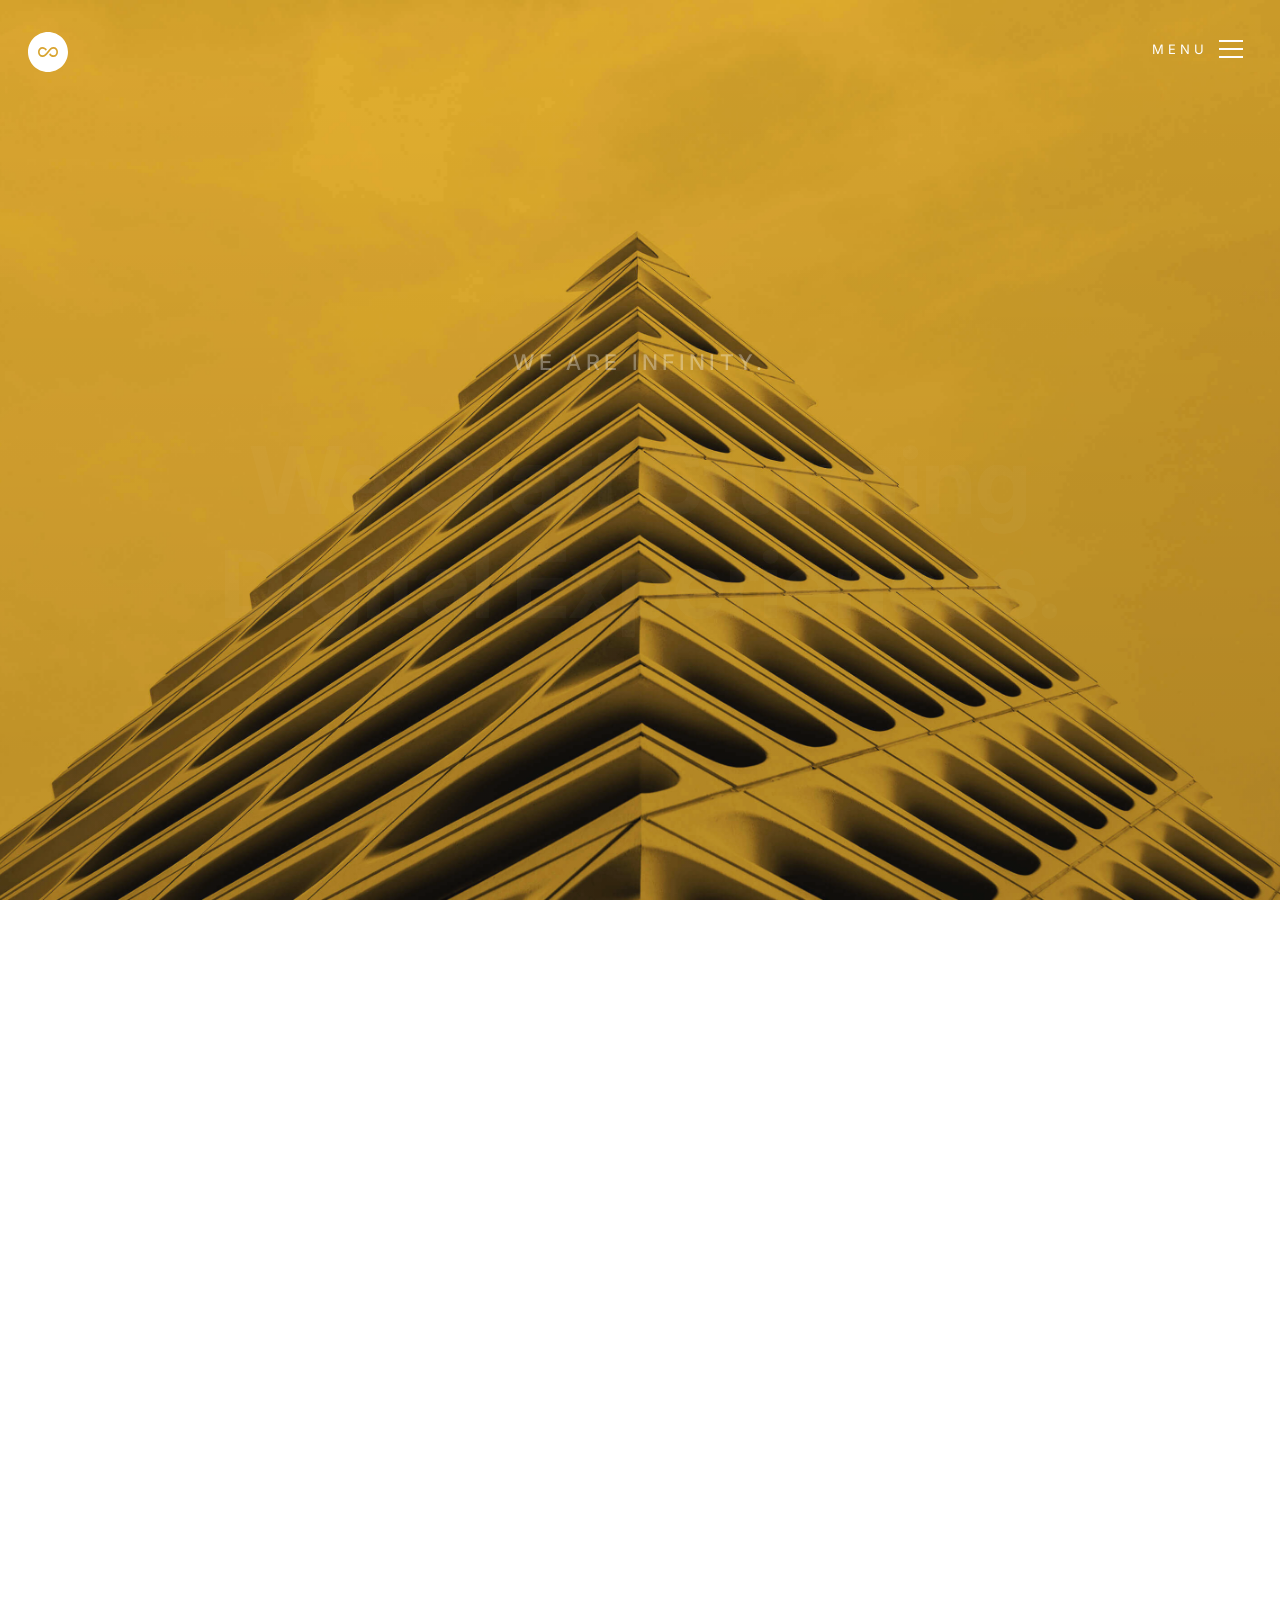
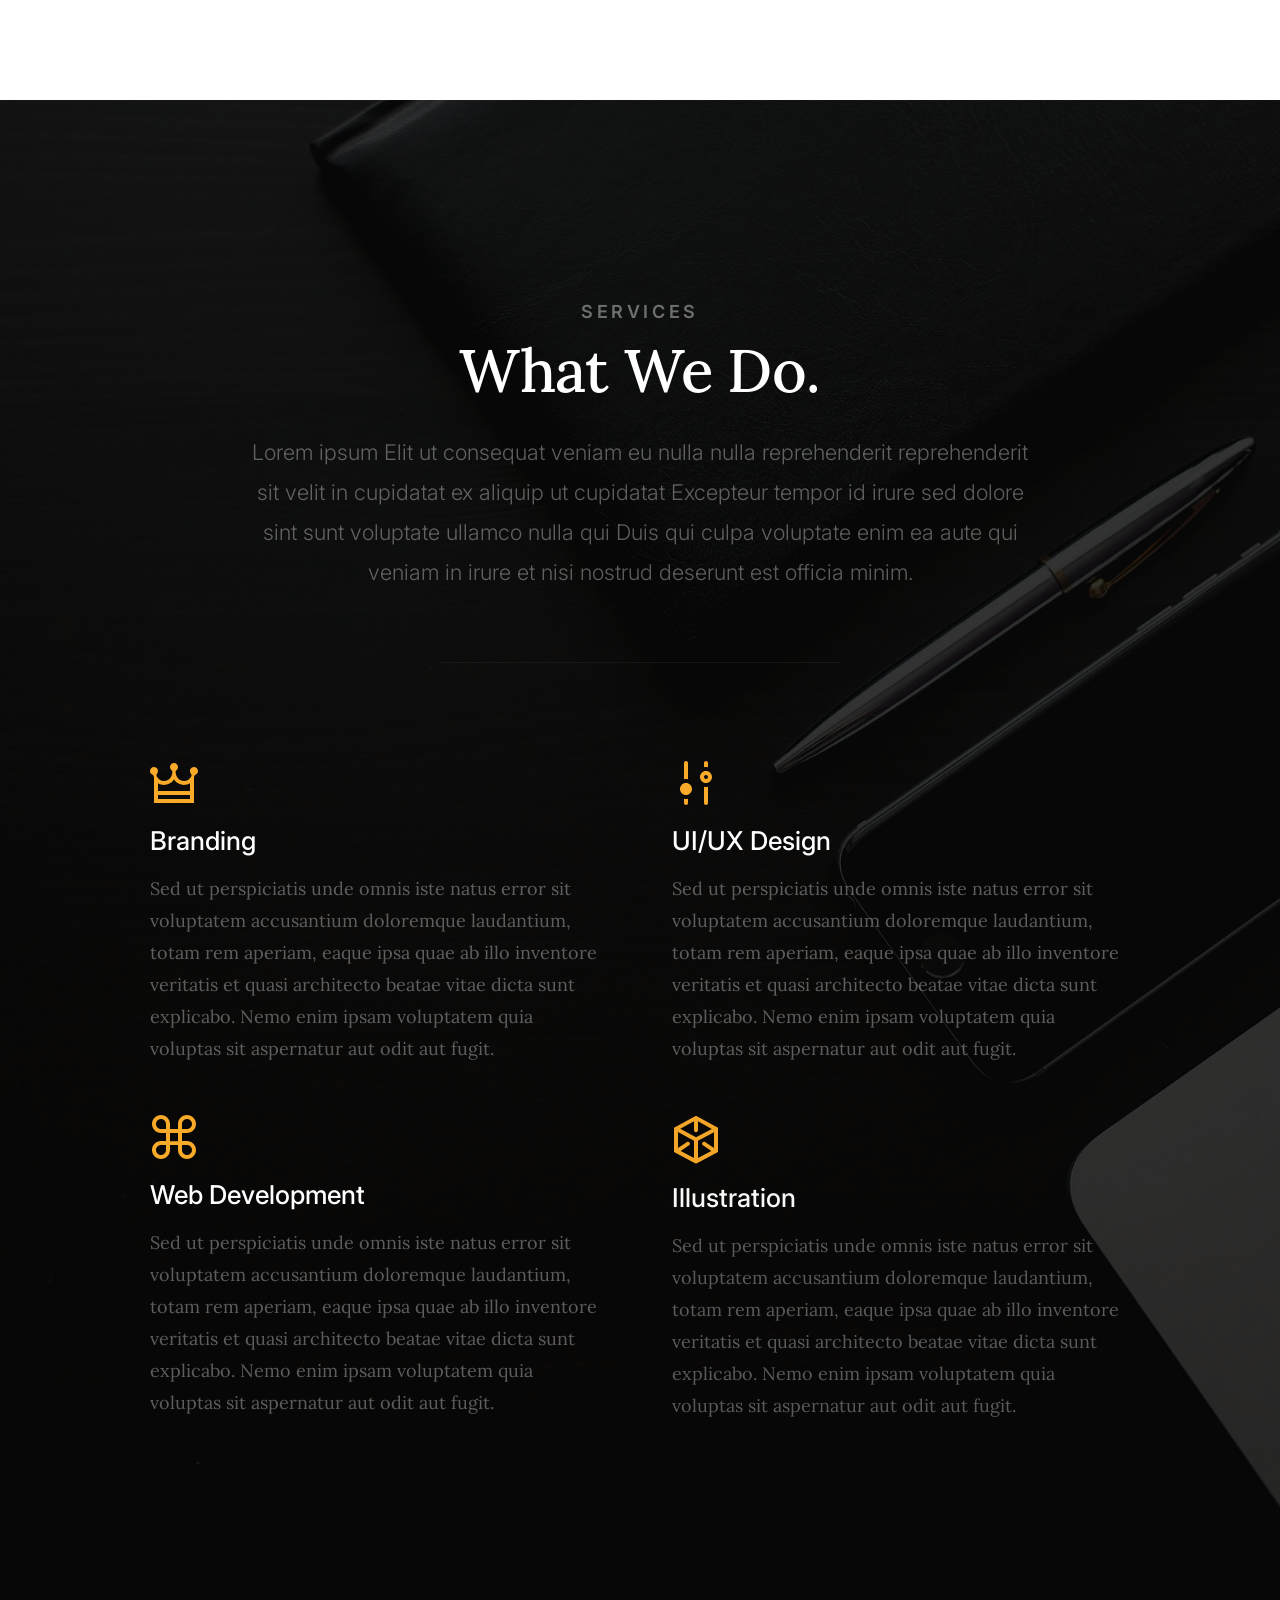
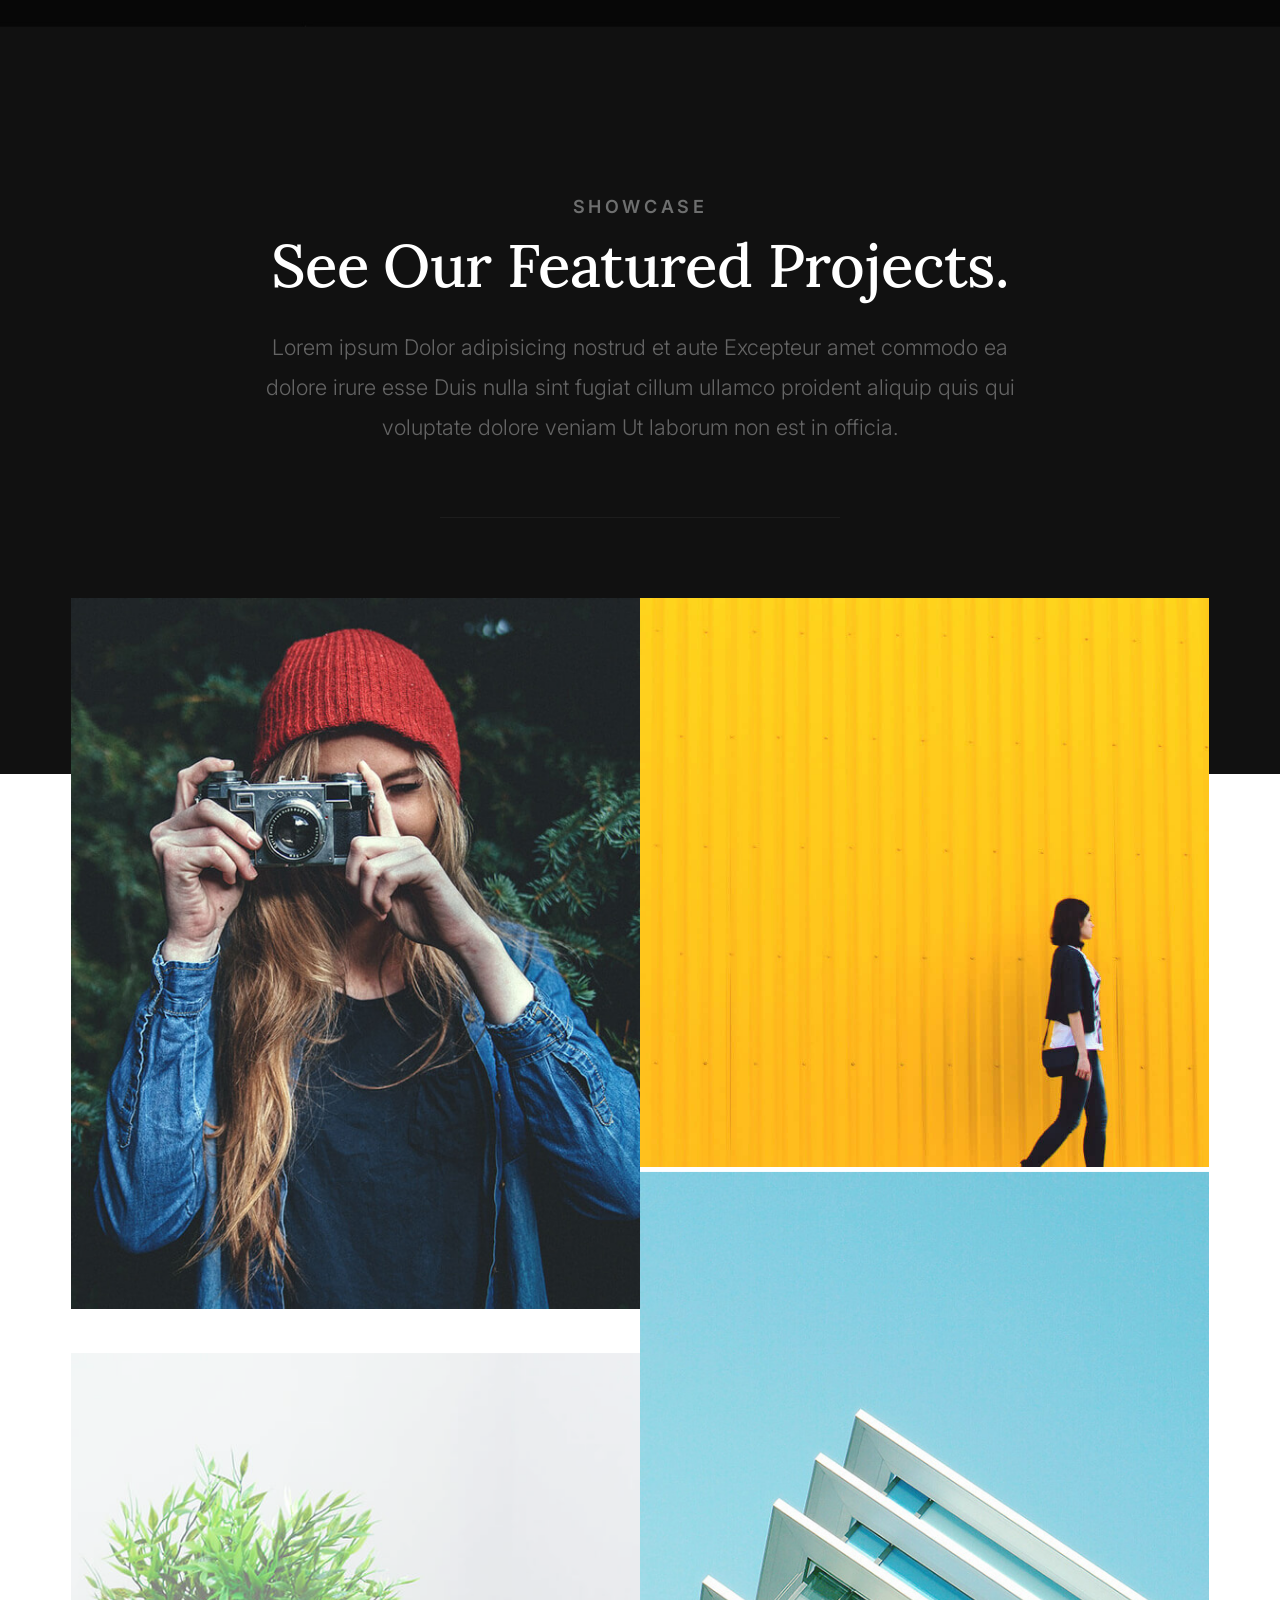
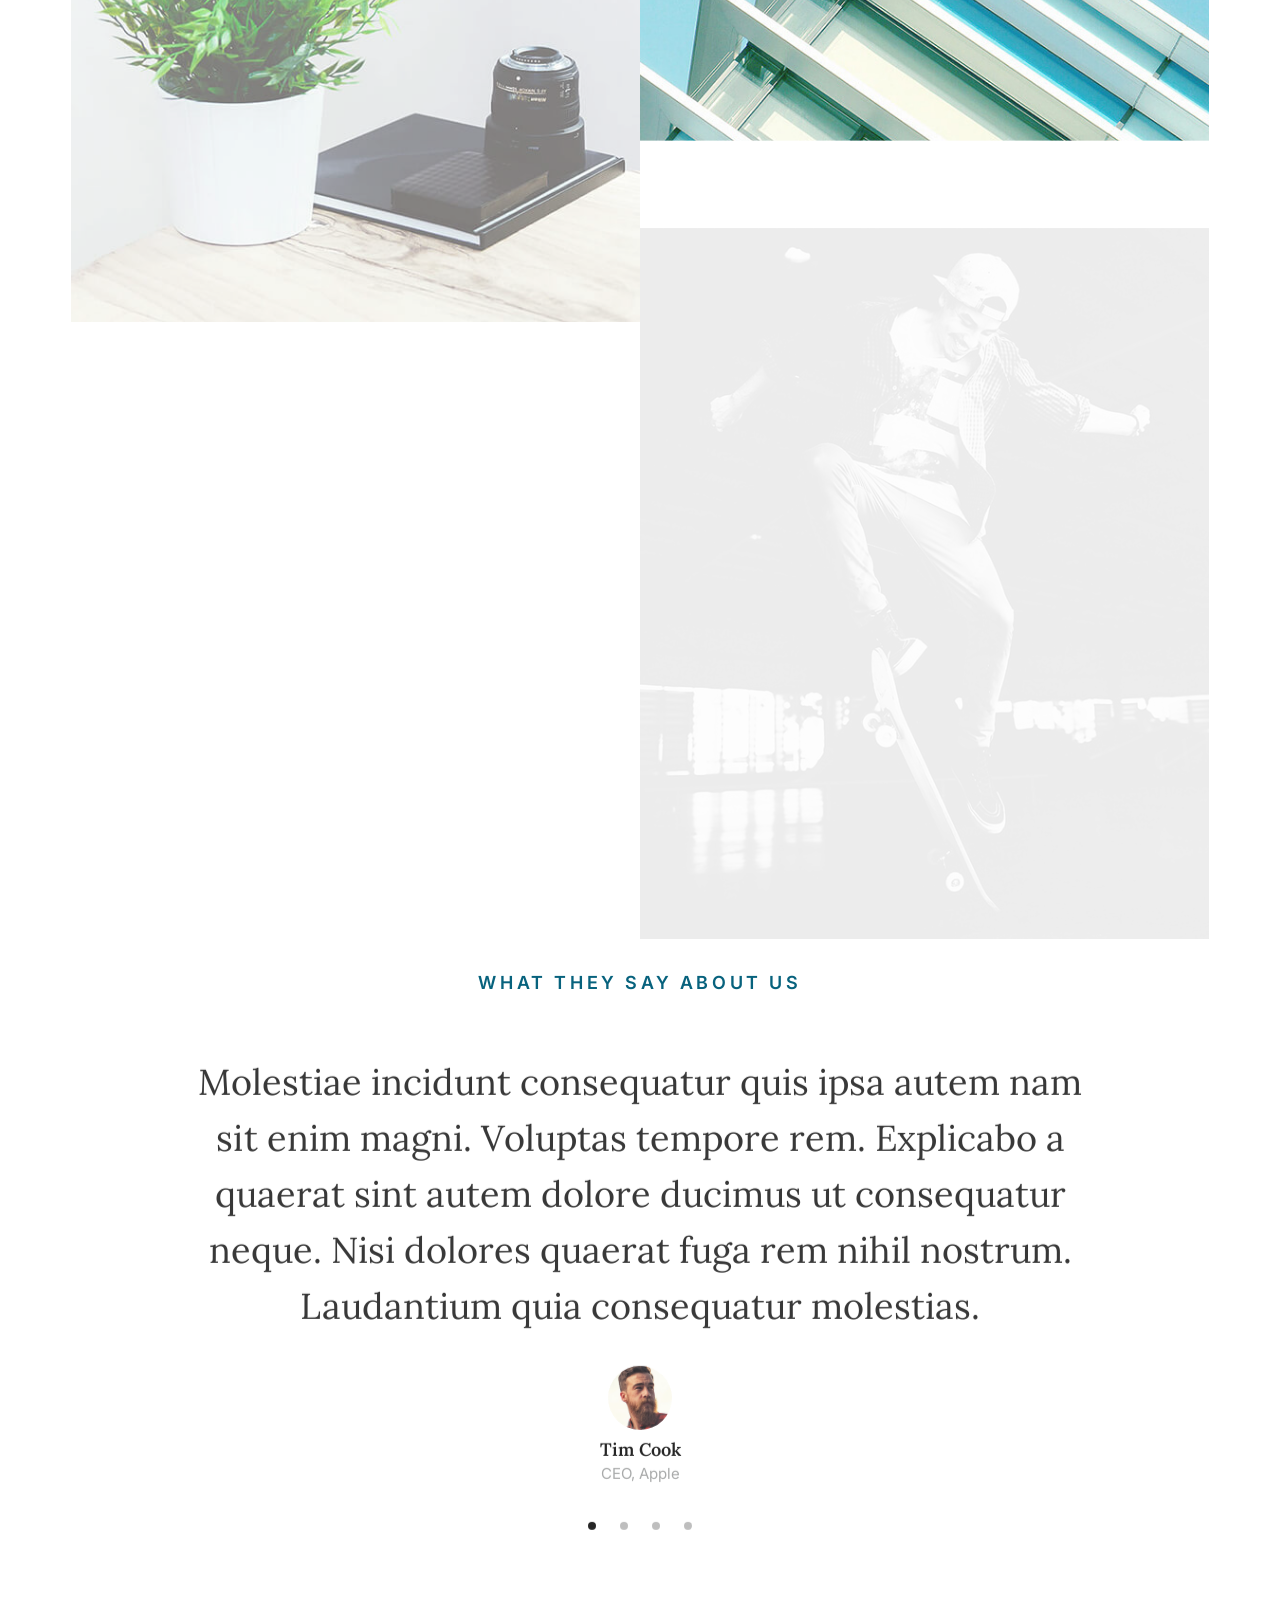
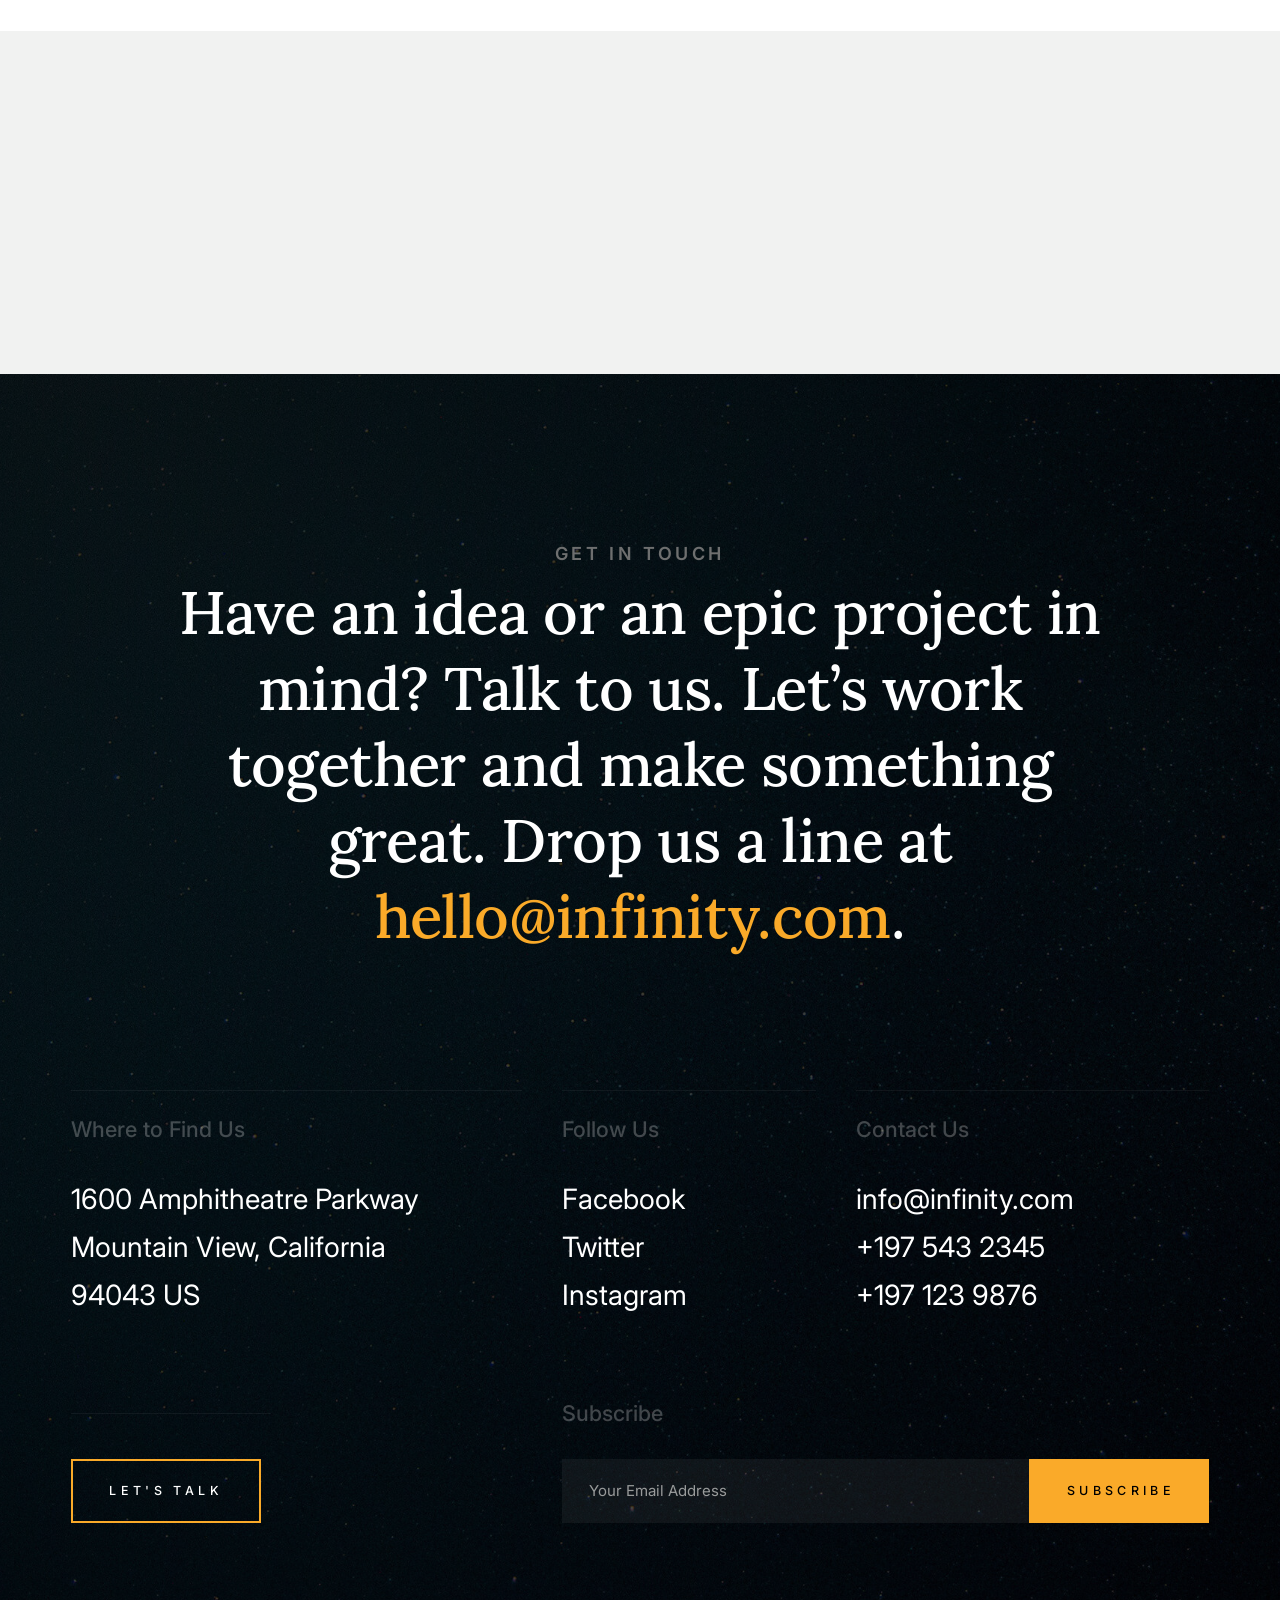
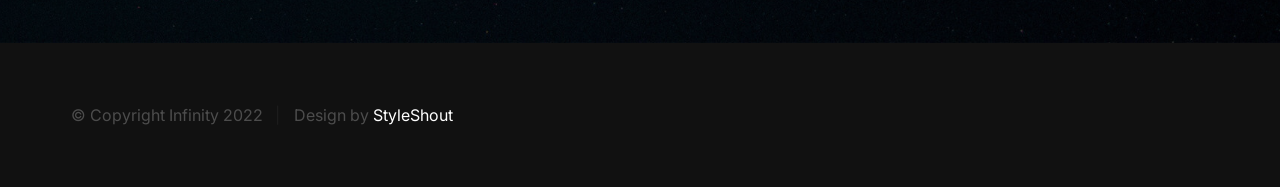
<file: website/index.html>
<!DOCTYPE html>
<html lang="en" class="no-js" >
<head>

    <!--- basic page needs
    ================================================== -->
    <meta charset="utf-8">
    <meta name="viewport" content="width=device-width, initial-scale=1">
    <title>Infinity 2.0</title>

    <script>
        document.documentElement.classList.remove('no-js');
        document.documentElement.classList.add('js');
    </script>

    <!-- CSS
    ================================================== -->
    <link rel="stylesheet" href="css/vendor.css">
    <link rel="stylesheet" href="css/styles.css">

    <!-- favicons
    ================================================== -->
    <link rel="apple-touch-icon" sizes="180x180" href="apple-touch-icon.png">
    <link rel="icon" type="image/png" sizes="32x32" href="favicon-32x32.png">
    <link rel="icon" type="image/png" sizes="16x16" href="favicon-16x16.png">
    <link rel="manifest" href="site.webmanifest">

</head>


<body id="top">


    <!-- preloader
    ================================================== -->
    <div id="preloader">
        <div id="loader">
        </div>
    </div>


    <!-- page wrap
    ================================================== -->
    <div id="page" class="s-pagewrap">


        <!-- # site header 
        ================================================== -->
        <header class="s-header">

            <div class="s-header__logo">
                <a class="logo" href="index.html">
                    <img src="images/logo.svg" alt="Homepage">
                </a>
            </div>

            <a class="s-header__menu-toggle" href="#0" class="">
                <span class="s-header__menu-text">Menu</span>
                <span class="s-header__menu-icon"></span>
            </a>

            <nav class="s-header__nav">

                <a href="#0" class="s-header__nav-close-btn" title="close"><span>Close</span></a>
                <h3>Infinity.</h3>

                <ul class="s-header__nav-list">
                    <li><a href="#intro" class="smoothscroll">Intro</a></li>
                    <li><a href="#about" class="smoothscroll">About</a></li>
                    <li><a href="#services" class="smoothscroll">Services</a></li>
                    <li><a href="#portfolio" class="smoothscroll">Works</a></li>
                    <li><a href="#contact" class="smoothscroll">Contact</a></li>
                </ul>

                <p>
                Need a great reliable web hosting?
                We highly recommend <a href="https://www.dreamhost.com/r.cgi?287326">DreamHost</a>. 
                Powerful web and Wordpress hosting. Guaranteed. Starting at <span class="text-highlight">$2.95</span> per month.
                </p>

                <ul class="s-header__social">
                    <li>
                        <a href="#0">
                            <svg xmlns="http://www.w3.org/2000/svg" width="24" height="24" viewBox="0 0 24 24" style="fill:rgba(0, 0, 0, 1);transform:;-ms-filter:"><path d="M20,3H4C3.447,3,3,3.448,3,4v16c0,0.552,0.447,1,1,1h8.615v-6.96h-2.338v-2.725h2.338v-2c0-2.325,1.42-3.592,3.5-3.592 c0.699-0.002,1.399,0.034,2.095,0.107v2.42h-1.435c-1.128,0-1.348,0.538-1.348,1.325v1.735h2.697l-0.35,2.725h-2.348V21H20 c0.553,0,1-0.448,1-1V4C21,3.448,20.553,3,20,3z"></path></svg>
                            <span class="u-screen-reader-text">Facebook</span>
                        </a>
                    </li>
                    <li>
                        <a href="#0">
                            <svg xmlns="http://www.w3.org/2000/svg" width="24" height="24" viewBox="0 0 24 24" style="fill:rgba(0, 0, 0, 1);transform:;-ms-filter:"><path d="M19.633,7.997c0.013,0.175,0.013,0.349,0.013,0.523c0,5.325-4.053,11.461-11.46,11.461c-2.282,0-4.402-0.661-6.186-1.809 c0.324,0.037,0.636,0.05,0.973,0.05c1.883,0,3.616-0.636,5.001-1.721c-1.771-0.037-3.255-1.197-3.767-2.793 c0.249,0.037,0.499,0.062,0.761,0.062c0.361,0,0.724-0.05,1.061-0.137c-1.847-0.374-3.23-1.995-3.23-3.953v-0.05 c0.537,0.299,1.16,0.486,1.82,0.511C3.534,9.419,2.823,8.184,2.823,6.787c0-0.748,0.199-1.434,0.548-2.032 c1.983,2.443,4.964,4.04,8.306,4.215c-0.062-0.3-0.1-0.611-0.1-0.923c0-2.22,1.796-4.028,4.028-4.028 c1.16,0,2.207,0.486,2.943,1.272c0.91-0.175,1.782-0.512,2.556-0.973c-0.299,0.935-0.936,1.721-1.771,2.22 c0.811-0.088,1.597-0.312,2.319-0.624C21.104,6.712,20.419,7.423,19.633,7.997z"></path></svg>
                            <span class="u-screen-reader-text">Twitter</span>
                        </a>
                    </li>
                    <li>
                        <a href="#0">
                            <svg xmlns="http://www.w3.org/2000/svg" width="24" height="24" viewBox="0 0 24 24" style="fill:rgba(0, 0, 0, 1);transform:;-ms-filter:"><path d="M11.999,7.377c-2.554,0-4.623,2.07-4.623,4.623c0,2.554,2.069,4.624,4.623,4.624c2.552,0,4.623-2.07,4.623-4.624 C16.622,9.447,14.551,7.377,11.999,7.377L11.999,7.377z M11.999,15.004c-1.659,0-3.004-1.345-3.004-3.003 c0-1.659,1.345-3.003,3.004-3.003s3.002,1.344,3.002,3.003C15.001,13.659,13.658,15.004,11.999,15.004L11.999,15.004z"></path><circle cx="16.806" cy="7.207" r="1.078"></circle><path d="M20.533,6.111c-0.469-1.209-1.424-2.165-2.633-2.632c-0.699-0.263-1.438-0.404-2.186-0.42 c-0.963-0.042-1.268-0.054-3.71-0.054s-2.755,0-3.71,0.054C7.548,3.074,6.809,3.215,6.11,3.479C4.9,3.946,3.945,4.902,3.477,6.111 c-0.263,0.7-0.404,1.438-0.419,2.186c-0.043,0.962-0.056,1.267-0.056,3.71c0,2.442,0,2.753,0.056,3.71 c0.015,0.748,0.156,1.486,0.419,2.187c0.469,1.208,1.424,2.164,2.634,2.632c0.696,0.272,1.435,0.426,2.185,0.45 c0.963,0.042,1.268,0.055,3.71,0.055s2.755,0,3.71-0.055c0.747-0.015,1.486-0.157,2.186-0.419c1.209-0.469,2.164-1.424,2.633-2.633 c0.263-0.7,0.404-1.438,0.419-2.186c0.043-0.962,0.056-1.267,0.056-3.71s0-2.753-0.056-3.71C20.941,7.57,20.801,6.819,20.533,6.111z M19.315,15.643c-0.007,0.576-0.111,1.147-0.311,1.688c-0.305,0.787-0.926,1.409-1.712,1.711c-0.535,0.199-1.099,0.303-1.67,0.311 c-0.95,0.044-1.218,0.055-3.654,0.055c-2.438,0-2.687,0-3.655-0.055c-0.569-0.007-1.135-0.112-1.669-0.311 c-0.789-0.301-1.414-0.923-1.719-1.711c-0.196-0.534-0.302-1.099-0.311-1.669c-0.043-0.95-0.053-1.218-0.053-3.654 c0-2.437,0-2.686,0.053-3.655c0.007-0.576,0.111-1.146,0.311-1.687c0.305-0.789,0.93-1.41,1.719-1.712 c0.534-0.198,1.1-0.303,1.669-0.311c0.951-0.043,1.218-0.055,3.655-0.055c2.437,0,2.687,0,3.654,0.055 c0.571,0.007,1.135,0.112,1.67,0.311c0.786,0.303,1.407,0.925,1.712,1.712c0.196,0.534,0.302,1.099,0.311,1.669 c0.043,0.951,0.054,1.218,0.054,3.655c0,2.436,0,2.698-0.043,3.654H19.315z"></path></svg>
                            <span class="u-screen-reader-text">Instagram</span>
                        </a>
                    </li>
                    <li>
                        <a href="#0">
                            <svg xmlns="http://www.w3.org/2000/svg" width="24" height="24" viewBox="0 0 24 24" style="fill: rgba(0, 0, 0, 1);transform: ;msFilter:;"><path d="M20.66 6.98a9.932 9.932 0 0 0-3.641-3.64C15.486 2.447 13.813 2 12 2s-3.486.447-5.02 1.34c-1.533.893-2.747 2.107-3.64 3.64S2 10.187 2 12s.446 3.487 1.34 5.02a9.924 9.924 0 0 0 3.641 3.64C8.514 21.553 10.187 22 12 22s3.486-.447 5.02-1.34a9.932 9.932 0 0 0 3.641-3.64C21.554 15.487 22 13.813 22 12s-.446-3.487-1.34-5.02zM12 3.66c2 0 3.772.64 5.32 1.919-.92 1.174-2.286 2.14-4.1 2.9-1.002-1.813-2.088-3.327-3.261-4.54A7.715 7.715 0 0 1 12 3.66zM5.51 6.8a8.116 8.116 0 0 1 2.711-2.22c1.212 1.201 2.325 2.7 3.34 4.5-2 .6-4.114.9-6.341.9-.573 0-1.006-.013-1.3-.04A8.549 8.549 0 0 1 5.51 6.8zM3.66 12c0-.054.003-.12.01-.2.007-.08.01-.146.01-.2.254.014.641.02 1.161.02 2.666 0 5.146-.367 7.439-1.1.187.373.381.793.58 1.26-1.32.293-2.674 1.006-4.061 2.14S6.4 16.247 5.76 17.5c-1.4-1.587-2.1-3.42-2.1-5.5zM12 20.34c-1.894 0-3.594-.587-5.101-1.759.601-1.187 1.524-2.322 2.771-3.401 1.246-1.08 2.483-1.753 3.71-2.02a29.441 29.441 0 0 1 1.56 6.62 8.166 8.166 0 0 1-2.94.56zm7.08-3.96a8.351 8.351 0 0 1-2.58 2.621c-.24-2.08-.7-4.107-1.379-6.081.932-.066 1.765-.1 2.5-.1.799 0 1.686.034 2.659.1a8.098 8.098 0 0 1-1.2 3.46zm-1.24-5c-1.16 0-2.233.047-3.22.14a27.053 27.053 0 0 0-.68-1.62c2.066-.906 3.532-2.006 4.399-3.3 1.2 1.414 1.854 3.027 1.96 4.84-.812-.04-1.632-.06-2.459-.06z"></path></svg>
                            <span class="u-screen-reader-text">Dribbble</span>
                        </a>
                    </li>
                    <li>
                        <a href="#0">
                            <svg xmlns="http://www.w3.org/2000/svg" width="24" height="24" viewBox="0 0 24 24" style="fill: rgba(0, 0, 0, 1);transform: ;msFilter:;"><path d="M7.803 5.731c.589 0 1.119.051 1.605.155.483.103.895.273 1.243.508.343.235.611.547.804.939.187.387.28.871.28 1.443 0 .62-.14 1.138-.421 1.551-.283.414-.7.753-1.256 1.015.757.219 1.318.602 1.69 1.146.374.549.557 1.206.557 1.976 0 .625-.119 1.162-.358 1.613a3.11 3.11 0 0 1-.974 1.114 4.315 4.315 0 0 1-1.399.64 6.287 6.287 0 0 1-1.609.206H2V5.731h5.803zm-.351 4.972c.48 0 .878-.114 1.192-.345.312-.228.463-.604.463-1.119 0-.286-.051-.522-.151-.707a1.114 1.114 0 0 0-.417-.428 1.683 1.683 0 0 0-.597-.215 3.609 3.609 0 0 0-.697-.061H4.71v2.875h2.742zm.151 5.239c.267 0 .521-.023.76-.077.241-.052.455-.136.637-.261.182-.12.332-.283.44-.491.109-.206.162-.475.162-.798 0-.634-.179-1.085-.533-1.358-.355-.27-.831-.404-1.414-.404H4.71v3.39h2.893zm8.565-.041c.367.358.896.538 1.584.538.493 0 .919-.125 1.278-.373.354-.249.57-.515.653-.79h2.155c-.346 1.072-.871 1.838-1.589 2.299-.709.463-1.572.693-2.58.693-.702 0-1.334-.113-1.9-.337a4.033 4.033 0 0 1-1.439-.958 4.37 4.37 0 0 1-.905-1.485 5.433 5.433 0 0 1-.32-1.899c0-.666.111-1.289.329-1.864a4.376 4.376 0 0 1 .934-1.493c.405-.42.885-.751 1.444-.994a4.634 4.634 0 0 1 1.858-.362c.754 0 1.413.146 1.979.44a3.967 3.967 0 0 1 1.39 1.182c.363.493.622 1.058.783 1.691.161.632.217 1.292.171 1.983h-6.431c.001.704.238 1.371.606 1.729zm2.812-4.681c-.291-.322-.783-.496-1.385-.496-.391 0-.714.065-.974.199a1.97 1.97 0 0 0-.62.491 1.772 1.772 0 0 0-.328.628 2.82 2.82 0 0 0-.111.587h3.982c-.058-.624-.272-1.085-.564-1.409zm-3.918-4.663h4.989v1.215h-4.989z"></path></svg>
                            <span class="u-screen-reader-text">Behance</span>
                        </a>
                    </li>
                </ul> 

            </nav>

        </header> <!-- end s-header -->


        <!-- # site-content
        ================================================== -->
        <section id="content" class="s-content">


            <!-- intro
            ----------------------------------------------- -->
            <section id="intro" class="s-intro target-section">

                <div class="s-intro__bg rellax" data-rellax-speed="-5"></div>

                <div class="row s-intro__content">

                    <div class="column lg-12 s-intro__content-inner">
                        <h3 class="s-intro__pretitle">We Are Infinity.</h3>
                        <h1 class="s-intro__title">
                        We Craft Stunning  <br>
                        Digital Experiences.
                        </h1>	

                        <div class="s-intro__more">
                            <a class="smoothscroll btn btn--stroke s-intro__more-btn" href="#about">
                                Learn More
                            </a>
                        </div>	
                    </div> <!-- s-intro__content-inner -->

                </div> <!-- s-intro__content -->

                <ul class="s-intro__social">
                    <li>
                        <a href="#0">
                            <svg xmlns="http://www.w3.org/2000/svg" width="24" height="24" viewBox="0 0 24 24" style="fill:rgba(0, 0, 0, 1);transform:;-ms-filter:"><path d="M20,3H4C3.447,3,3,3.448,3,4v16c0,0.552,0.447,1,1,1h8.615v-6.96h-2.338v-2.725h2.338v-2c0-2.325,1.42-3.592,3.5-3.592 c0.699-0.002,1.399,0.034,2.095,0.107v2.42h-1.435c-1.128,0-1.348,0.538-1.348,1.325v1.735h2.697l-0.35,2.725h-2.348V21H20 c0.553,0,1-0.448,1-1V4C21,3.448,20.553,3,20,3z"></path></svg>
                            <span class="u-screen-reader-text">Facebook</span>
                        </a>
                    </li>
                    <li>
                        <a href="#0">
                            <svg xmlns="http://www.w3.org/2000/svg" width="24" height="24" viewBox="0 0 24 24" style="fill:rgba(0, 0, 0, 1);transform:;-ms-filter:"><path d="M19.633,7.997c0.013,0.175,0.013,0.349,0.013,0.523c0,5.325-4.053,11.461-11.46,11.461c-2.282,0-4.402-0.661-6.186-1.809 c0.324,0.037,0.636,0.05,0.973,0.05c1.883,0,3.616-0.636,5.001-1.721c-1.771-0.037-3.255-1.197-3.767-2.793 c0.249,0.037,0.499,0.062,0.761,0.062c0.361,0,0.724-0.05,1.061-0.137c-1.847-0.374-3.23-1.995-3.23-3.953v-0.05 c0.537,0.299,1.16,0.486,1.82,0.511C3.534,9.419,2.823,8.184,2.823,6.787c0-0.748,0.199-1.434,0.548-2.032 c1.983,2.443,4.964,4.04,8.306,4.215c-0.062-0.3-0.1-0.611-0.1-0.923c0-2.22,1.796-4.028,4.028-4.028 c1.16,0,2.207,0.486,2.943,1.272c0.91-0.175,1.782-0.512,2.556-0.973c-0.299,0.935-0.936,1.721-1.771,2.22 c0.811-0.088,1.597-0.312,2.319-0.624C21.104,6.712,20.419,7.423,19.633,7.997z"></path></svg>
                            <span class="u-screen-reader-text">Twitter</span>
                        </a>
                    </li>
                    <li>
                        <a href="#0">
                            <svg xmlns="http://www.w3.org/2000/svg" width="24" height="24" viewBox="0 0 24 24" style="fill:rgba(0, 0, 0, 1);transform:;-ms-filter:"><path d="M11.999,7.377c-2.554,0-4.623,2.07-4.623,4.623c0,2.554,2.069,4.624,4.623,4.624c2.552,0,4.623-2.07,4.623-4.624 C16.622,9.447,14.551,7.377,11.999,7.377L11.999,7.377z M11.999,15.004c-1.659,0-3.004-1.345-3.004-3.003 c0-1.659,1.345-3.003,3.004-3.003s3.002,1.344,3.002,3.003C15.001,13.659,13.658,15.004,11.999,15.004L11.999,15.004z"></path><circle cx="16.806" cy="7.207" r="1.078"></circle><path d="M20.533,6.111c-0.469-1.209-1.424-2.165-2.633-2.632c-0.699-0.263-1.438-0.404-2.186-0.42 c-0.963-0.042-1.268-0.054-3.71-0.054s-2.755,0-3.71,0.054C7.548,3.074,6.809,3.215,6.11,3.479C4.9,3.946,3.945,4.902,3.477,6.111 c-0.263,0.7-0.404,1.438-0.419,2.186c-0.043,0.962-0.056,1.267-0.056,3.71c0,2.442,0,2.753,0.056,3.71 c0.015,0.748,0.156,1.486,0.419,2.187c0.469,1.208,1.424,2.164,2.634,2.632c0.696,0.272,1.435,0.426,2.185,0.45 c0.963,0.042,1.268,0.055,3.71,0.055s2.755,0,3.71-0.055c0.747-0.015,1.486-0.157,2.186-0.419c1.209-0.469,2.164-1.424,2.633-2.633 c0.263-0.7,0.404-1.438,0.419-2.186c0.043-0.962,0.056-1.267,0.056-3.71s0-2.753-0.056-3.71C20.941,7.57,20.801,6.819,20.533,6.111z M19.315,15.643c-0.007,0.576-0.111,1.147-0.311,1.688c-0.305,0.787-0.926,1.409-1.712,1.711c-0.535,0.199-1.099,0.303-1.67,0.311 c-0.95,0.044-1.218,0.055-3.654,0.055c-2.438,0-2.687,0-3.655-0.055c-0.569-0.007-1.135-0.112-1.669-0.311 c-0.789-0.301-1.414-0.923-1.719-1.711c-0.196-0.534-0.302-1.099-0.311-1.669c-0.043-0.95-0.053-1.218-0.053-3.654 c0-2.437,0-2.686,0.053-3.655c0.007-0.576,0.111-1.146,0.311-1.687c0.305-0.789,0.93-1.41,1.719-1.712 c0.534-0.198,1.1-0.303,1.669-0.311c0.951-0.043,1.218-0.055,3.655-0.055c2.437,0,2.687,0,3.654,0.055 c0.571,0.007,1.135,0.112,1.67,0.311c0.786,0.303,1.407,0.925,1.712,1.712c0.196,0.534,0.302,1.099,0.311,1.669 c0.043,0.951,0.054,1.218,0.054,3.655c0,2.436,0,2.698-0.043,3.654H19.315z"></path></svg>
                            <span class="u-screen-reader-text">Instagram</span>
                        </a>
                    </li>
                    <li>
                        <a href="#0">
                            <svg xmlns="http://www.w3.org/2000/svg" width="24" height="24" viewBox="0 0 24 24" style="fill: rgba(0, 0, 0, 1);transform: ;msFilter:;"><path d="M20.66 6.98a9.932 9.932 0 0 0-3.641-3.64C15.486 2.447 13.813 2 12 2s-3.486.447-5.02 1.34c-1.533.893-2.747 2.107-3.64 3.64S2 10.187 2 12s.446 3.487 1.34 5.02a9.924 9.924 0 0 0 3.641 3.64C8.514 21.553 10.187 22 12 22s3.486-.447 5.02-1.34a9.932 9.932 0 0 0 3.641-3.64C21.554 15.487 22 13.813 22 12s-.446-3.487-1.34-5.02zM12 3.66c2 0 3.772.64 5.32 1.919-.92 1.174-2.286 2.14-4.1 2.9-1.002-1.813-2.088-3.327-3.261-4.54A7.715 7.715 0 0 1 12 3.66zM5.51 6.8a8.116 8.116 0 0 1 2.711-2.22c1.212 1.201 2.325 2.7 3.34 4.5-2 .6-4.114.9-6.341.9-.573 0-1.006-.013-1.3-.04A8.549 8.549 0 0 1 5.51 6.8zM3.66 12c0-.054.003-.12.01-.2.007-.08.01-.146.01-.2.254.014.641.02 1.161.02 2.666 0 5.146-.367 7.439-1.1.187.373.381.793.58 1.26-1.32.293-2.674 1.006-4.061 2.14S6.4 16.247 5.76 17.5c-1.4-1.587-2.1-3.42-2.1-5.5zM12 20.34c-1.894 0-3.594-.587-5.101-1.759.601-1.187 1.524-2.322 2.771-3.401 1.246-1.08 2.483-1.753 3.71-2.02a29.441 29.441 0 0 1 1.56 6.62 8.166 8.166 0 0 1-2.94.56zm7.08-3.96a8.351 8.351 0 0 1-2.58 2.621c-.24-2.08-.7-4.107-1.379-6.081.932-.066 1.765-.1 2.5-.1.799 0 1.686.034 2.659.1a8.098 8.098 0 0 1-1.2 3.46zm-1.24-5c-1.16 0-2.233.047-3.22.14a27.053 27.053 0 0 0-.68-1.62c2.066-.906 3.532-2.006 4.399-3.3 1.2 1.414 1.854 3.027 1.96 4.84-.812-.04-1.632-.06-2.459-.06z"></path></svg>
                            <span class="u-screen-reader-text">Dribbble</span>
                        </a>
                    </li>
                    <li>
                        <a href="#0">
                            <svg xmlns="http://www.w3.org/2000/svg" width="24" height="24" viewBox="0 0 24 24" style="fill: rgba(0, 0, 0, 1);transform: ;msFilter:;"><path d="M7.803 5.731c.589 0 1.119.051 1.605.155.483.103.895.273 1.243.508.343.235.611.547.804.939.187.387.28.871.28 1.443 0 .62-.14 1.138-.421 1.551-.283.414-.7.753-1.256 1.015.757.219 1.318.602 1.69 1.146.374.549.557 1.206.557 1.976 0 .625-.119 1.162-.358 1.613a3.11 3.11 0 0 1-.974 1.114 4.315 4.315 0 0 1-1.399.64 6.287 6.287 0 0 1-1.609.206H2V5.731h5.803zm-.351 4.972c.48 0 .878-.114 1.192-.345.312-.228.463-.604.463-1.119 0-.286-.051-.522-.151-.707a1.114 1.114 0 0 0-.417-.428 1.683 1.683 0 0 0-.597-.215 3.609 3.609 0 0 0-.697-.061H4.71v2.875h2.742zm.151 5.239c.267 0 .521-.023.76-.077.241-.052.455-.136.637-.261.182-.12.332-.283.44-.491.109-.206.162-.475.162-.798 0-.634-.179-1.085-.533-1.358-.355-.27-.831-.404-1.414-.404H4.71v3.39h2.893zm8.565-.041c.367.358.896.538 1.584.538.493 0 .919-.125 1.278-.373.354-.249.57-.515.653-.79h2.155c-.346 1.072-.871 1.838-1.589 2.299-.709.463-1.572.693-2.58.693-.702 0-1.334-.113-1.9-.337a4.033 4.033 0 0 1-1.439-.958 4.37 4.37 0 0 1-.905-1.485 5.433 5.433 0 0 1-.32-1.899c0-.666.111-1.289.329-1.864a4.376 4.376 0 0 1 .934-1.493c.405-.42.885-.751 1.444-.994a4.634 4.634 0 0 1 1.858-.362c.754 0 1.413.146 1.979.44a3.967 3.967 0 0 1 1.39 1.182c.363.493.622 1.058.783 1.691.161.632.217 1.292.171 1.983h-6.431c.001.704.238 1.371.606 1.729zm2.812-4.681c-.291-.322-.783-.496-1.385-.496-.391 0-.714.065-.974.199a1.97 1.97 0 0 0-.62.491 1.772 1.772 0 0 0-.328.628 2.82 2.82 0 0 0-.111.587h3.982c-.058-.624-.272-1.085-.564-1.409zm-3.918-4.663h4.989v1.215h-4.989z"></path></svg>
                            <span class="u-screen-reader-text">Behance</span>
                        </a>
                    </li>
                </ul>  <!-- s-intro__social -->

                <div class="s-intro__scroll">
                    <a href="#about" class="smoothscroll">
                        <span>Scroll Down</span>
                        <svg xmlns="http://www.w3.org/2000/svg" width="24" height="24" viewBox="0 0 24 24" style="fill: rgba(0, 0, 0, 1);transform: rotate(180deg);msFilter:progid:DXImageTransform.Microsoft.BasicImage(rotation=2);"><path d="M21 11H6.414l5.293-5.293-1.414-1.414L2.586 12l7.707 7.707 1.414-1.414L6.414 13H21z"></path></svg>
                    </a>
                </div> <!-- s-intro__scroll -->

            </section> <!-- end s-intro -->


            <!-- about
            ----------------------------------------------- -->
            <section id="about" class="s-about target-section">

                <div class="row s-about__content" data-animate-block>
                    <div class="column lg-12">
                        <h2 class="text-pretitle" data-animate-el>About Us</h2>
                        <p class="s-about__desc" data-animate-el>
                            <span>Infinity</span> is a creative digital agency based in Manila, Philippines. 
                            We are composed of creative designers and experienced developers.
                        </p>
                    </div> <!-- end column  -->
                </div> <!-- end s-about__content  -->

            </section> <!-- end about -->


            <!-- services
            ----------------------------------------------- -->
            <section id="services" class="s-services">

                <div class="s-services__bg"></div>
                
                <div class="row narrow section-header section-header--dark has-bottom-sep">
                    <div class="column lg-12">
                        
                        <h3 class="text-pretitle">Services</h3>
                        <h1 class="text-display-title">What We Do.</h1>
                        
                        <p class="lead">Lorem ipsum Elit ut consequat veniam eu nulla nulla reprehenderit reprehenderit sit velit in cupidatat ex aliquip ut cupidatat Excepteur tempor id irure sed dolore sint sunt voluptate ullamco nulla qui Duis qui culpa voluptate enim ea aute qui veniam in irure et nisi nostrud deserunt est officia minim.</p>
                        
                    </div> <!-- end column -->
                </div> <!-- end section header -->

                <div class="s-services__content">

                    <div class="row services-list block-lg-one-half block-tab-whole" data-animate-block>

                        <div class="column service-item" data-animate-el>

                            <span class="service-icon-block">
                                <svg xmlns="http://www.w3.org/2000/svg" width="24" height="24" viewBox="0 0 24 24"><path d="M22 4c-1.5 0-2.662 1.685-1.598 3.194.535.759.406 1.216.045 1.749-.765 1.127-1.872 2.057-3.447 2.057-2.521 0-3.854-2.083-4.131-3.848-.096-.614-.15-1.074.436-1.644.402-.39.695-.904.695-1.508 0-1.104-.896-2-2-2s-2 .896-2 2c0 .604.293 1.118.695 1.508.586.57.531 1.03.436 1.644-.277 1.765-1.61 3.848-4.131 3.848-1.575 0-2.682-.93-3.447-2.058-.362-.532-.491-.989.045-1.748 1.064-1.509-.098-3.194-1.598-3.194-1.104 0-2 .896-2 2 0 .797.464 1.495 1.144 1.808.825.38.856 1.317.856 2.171v12.021h20v-12.021c0-.854.031-1.792.856-2.171.68-.313 1.144-1.011 1.144-1.808 0-1.104-.896-2-2-2zm-10 6.297c1.977 2.96 5.58 3.354 8 1.851v3.852h-16v-3.852c2.398 1.49 6.01 1.131 8-1.851zm-8 9.703v-2h16v2h-16z"/></svg>
                            </span>

                            <div class="service-content">
                                <h3 class="h4">Branding</h3>

                                <p>
                                Sed ut perspiciatis unde omnis iste natus error sit voluptatem 
                                accusantium doloremque laudantium, totam rem aperiam, eaque ipsa 
                                quae ab illo inventore veritatis et quasi architecto beatae vitae 
                                dicta sunt explicabo. Nemo enim ipsam voluptatem quia voluptas 
                                sit aspernatur aut odit aut fugit.
                                </p>
                            </div>

                        </div> <!-- end service-item -->
                        
                        <div class="column service-item" data-animate-el>

                            <span class="service-icon-block">
                                <svg xmlns="http://www.w3.org/2000/svg" width="24" height="24" viewBox="0 0 24 24"><path d="M17 8c.552 0 1 .449 1 1s-.448 1-1 1-1-.449-1-1 .448-1 1-1zm0-2c-1.657 0-3 1.343-3 3s1.343 3 3 3 3-1.343 3-3-1.343-3-3-3zm-10 6c-1.657 0-3 1.343-3 3s1.343 3 3 3 3-1.343 3-3-1.343-3-3-3zm10-8c.343 0 .677.035 1 .101v-2.101c0-.552-.447-1-1-1s-1 .448-1 1v2.101c.323-.066.657-.101 1-.101zm-10 6c.343 0 .677.035 1 .101v-8.101c0-.552-.447-1-1-1s-1 .448-1 1v8.101c.323-.066.657-.101 1-.101zm10 4c-.343 0-.677-.035-1-.101v8.101c0 .552.447 1 1 1s1-.448 1-1v-8.101c-.323.066-.657.101-1 .101zm-10 6c-.343 0-.677-.035-1-.101v2.101c0 .552.447 1 1 1s1-.448 1-1v-2.101c-.323.066-.657.101-1 .101z"/></svg>
                            </span>

                            <div class="service-content">
                                <h3 class="h4">UI/UX Design</h3>

                                <p>
                                Sed ut perspiciatis unde omnis iste natus error sit voluptatem 
                                accusantium doloremque laudantium, totam rem aperiam, eaque ipsa 
                                quae ab illo inventore veritatis et quasi architecto beatae vitae 
                                dicta sunt explicabo. Nemo enim ipsam voluptatem quia voluptas 
                                sit aspernatur aut odit aut fugit.
                                </p>
                            </div>

                        </div> <!-- end service-item -->

                        <div class="column service-item" data-animate-el>

                            <span class="service-icon-block">
                                <svg width="24" height="24" viewBox="0 0 24 24" xmlns="http://www.w3.org/2000/svg" fill-rule="evenodd" clip-rule="evenodd"><path d="M10 16v2.5c0 2.483-2.017 4.5-4.5 4.5-2.484 0-4.5-2.017-4.5-4.5 0-2.484 2.016-4.5 4.5-4.5h2.5v-4h-2.5c-2.484 0-4.5-2.016-4.5-4.5 0-2.483 2.016-4.5 4.5-4.5 2.483 0 4.5 2.017 4.5 4.5v2.5h4v-2.5c0-2.483 2.017-4.5 4.5-4.5 2.484 0 4.5 2.017 4.5 4.5 0 2.484-2.016 4.5-4.5 4.5h-2.5v4h2.5c2.484 0 4.5 2.016 4.5 4.5 0 2.483-2.016 4.5-4.5 4.5-2.483 0-4.5-2.017-4.5-4.5v-2.5h-4zm-2 0h-2.5c-1.379 0-2.5 1.122-2.5 2.5s1.121 2.5 2.5 2.5 2.5-1.122 2.5-2.5v-2.5zm10.5 0h-2.5v2.5c0 1.378 1.121 2.5 2.5 2.5s2.5-1.122 2.5-2.5-1.121-2.5-2.5-2.5zm-4.5-6h-4v4.132h4v-4.132zm-6-2v-2.5c0-1.378-1.121-2.5-2.5-2.5s-2.5 1.122-2.5 2.5 1.121 2.5 2.5 2.5h2.5zm10.5 0c1.379 0 2.5-1.122 2.5-2.5s-1.121-2.5-2.5-2.5-2.5 1.122-2.5 2.5v2.5h2.5z"/></svg>
                            </span>

                            <div class="service-content">
                                <h3 class="h4">Web Development</h3>

                                <p>
                                Sed ut perspiciatis unde omnis iste natus error sit voluptatem 
                                accusantium doloremque laudantium, totam rem aperiam, eaque ipsa 
                                quae ab illo inventore veritatis et quasi architecto beatae vitae 
                                dicta sunt explicabo. Nemo enim ipsam voluptatem quia voluptas 
                                sit aspernatur aut odit aut fugit.
                                </p>
                            </div>

                        </div> <!-- end service-item -->

                        <div class="column service-item" data-animate-el>

                            <span class="service-icon-block">
                                <svg xmlns="http://www.w3.org/2000/svg" width="24" height="24" viewBox="0 0 24 24"><path d="M12 0l-11 6v12.131l11 5.869 11-5.869v-12.066l-11-6.065zm-1 21.2l-6.664-3.555 4.201-2.801c1.08-.719-.066-2.359-1.243-1.575l-4.294 2.862v-7.901l8 4.363v8.607zm-6.867-14.63l6.867-3.746v4.426c0 1.323 2 1.324 2 0v-4.415l6.91 3.811-7.905 4.218-7.872-4.294zm8.867 6.03l8-4.269v7.8l-4.263-2.842c-1.181-.785-2.323.855-1.245 1.574l4.172 2.781-6.664 3.556v-8.6z"/></svg>
                            </span>

                            <div class="service-content">
                                <h3 class="h4">Illustration</h3>

                                <p>
                                Sed ut perspiciatis unde omnis iste natus error sit voluptatem 
                                accusantium doloremque laudantium, totam rem aperiam, eaque ipsa 
                                quae ab illo inventore veritatis et quasi architecto beatae vitae 
                                dicta sunt explicabo. Nemo enim ipsam voluptatem quia voluptas 
                                sit aspernatur aut odit aut fugit.
                                </p>
                            </div>

                        </div> <!-- end service-item -->

                    </div> <!-- end services-list -->
                    
                </div> <!-- end services-content -->   			

            </section> <!-- end services -->


            <!-- portfolio
            ----------------------------------------------- -->
            <section id="portfolio" class="s-portfolio">

                <div class="s-portfolio__header">

                    <div class="row narrow section-header section-header--dark has-bottom-sep">
                        <div class="column lg-12">
                            
                            <h3 class="text-pretitle">Showcase</h3>
                            <h1 class="text-display-title">See Our Featured Projects.</h1>
                            
                            <p class="lead">
                            Lorem ipsum Dolor adipisicing nostrud et aute Excepteur amet commodo 
                            ea dolore irure esse Duis nulla sint fugiat cillum ullamco proident 
                            aliquip quis qui voluptate dolore veniam Ut laborum non est in officia.
                            </p>
                            
                        </div> <!-- end column -->
                    </div> <!-- end section header -->

                </div> <!-- end s-portfolio__header -->

                <div class="row s-portfolio__content" data-animate-block>
                    <div class="column lg-12">

                        <div class="folio-list bricks">
         
                            <div class="brick folio-item"   data-animate-el>

                                <div class="folio-item__thumb">
                                    <a class="folio-item__thumb-link" href="images/portfolio/gallery/g-shutterbug.jpg" Title="Shutterbug" data-size="1050x700">
                                        <img src="images/portfolio/shutterbug.jpg" 
                                             srcset="images/portfolio/shutterbug.jpg 1x, images/portfolio/shutterbug@2x.jpg 2x" alt="">
                                    </a>
                                </div>
                                <div class="folio-item__info">
                                    <div class="folio-item__cat">Web Development</div>
                                    <h4 class="folio-item__title">Shutterbug</h4>
                                </div>
                                <a href="https://www.behance.net/" title="Project Link" class="folio-item__project-link">
                                    <svg xmlns="http://www.w3.org/2000/svg" width="24" height="24" viewBox="0 0 24 24" style="fill: rgba(0, 0, 0, 1);transform: ;msFilter:;"><path d="M4.222 19.778a4.983 4.983 0 0 0 3.535 1.462 4.986 4.986 0 0 0 3.536-1.462l2.828-2.829-1.414-1.414-2.828 2.829a3.007 3.007 0 0 1-4.243 0 3.005 3.005 0 0 1 0-4.243l2.829-2.828-1.414-1.414-2.829 2.828a5.006 5.006 0 0 0 0 7.071zm15.556-8.485a5.008 5.008 0 0 0 0-7.071 5.006 5.006 0 0 0-7.071 0L9.879 7.051l1.414 1.414 2.828-2.829a3.007 3.007 0 0 1 4.243 0 3.005 3.005 0 0 1 0 4.243l-2.829 2.828 1.414 1.414 2.829-2.828z"></path><path d="m8.464 16.95-1.415-1.414 8.487-8.486 1.414 1.415z"></path></svg>
                                </a>
                                <div class="folio-item__caption">
                                    <p>Vero molestiae sed aut natus excepturi. Et tempora numquam. Temporibus iusto quo.Unde dolorem corrupti neque nisi.</p>
                                </div>
                                
                             </div> <!-- end brick-->
         
                            <div class="brick folio-item" data-animate-el>

                                <div class="folio-item__thumb">
                                    <a class="folio-item__thumb-link" href="images/portfolio/gallery/g-yellowwall.jpg" Title="Yellow Wall" data-size="1050x700">
                                        <img src="images/portfolio/yellowwall.jpg" 
                                             srcset="images/portfolio/yellowwall.jpg 1x, images/portfolio/yellowwall@2x.jpg 2x" alt="">
                                    </a>
                                </div>
                                <div class="folio-item__info">
                                    <div class="folio-item__cat">Marketing</div>
                                    <h4 class="folio-item__title">Yellow Wall</h4>
                                </div>
                                <a href="https://www.behance.net/" title="Project Link" class="folio-item__project-link">
                                    <svg xmlns="http://www.w3.org/2000/svg" width="24" height="24" viewBox="0 0 24 24" style="fill: rgba(0, 0, 0, 1);transform: ;msFilter:;"><path d="M4.222 19.778a4.983 4.983 0 0 0 3.535 1.462 4.986 4.986 0 0 0 3.536-1.462l2.828-2.829-1.414-1.414-2.828 2.829a3.007 3.007 0 0 1-4.243 0 3.005 3.005 0 0 1 0-4.243l2.829-2.828-1.414-1.414-2.829 2.828a5.006 5.006 0 0 0 0 7.071zm15.556-8.485a5.008 5.008 0 0 0 0-7.071 5.006 5.006 0 0 0-7.071 0L9.879 7.051l1.414 1.414 2.828-2.829a3.007 3.007 0 0 1 4.243 0 3.005 3.005 0 0 1 0 4.243l-2.829 2.828 1.414 1.414 2.829-2.828z"></path><path d="m8.464 16.95-1.415-1.414 8.487-8.486 1.414 1.415z"></path></svg>
                                </a>
                                <div class="folio-item__caption">
                                    <p>Vero molestiae sed aut natus excepturi. Et tempora numquam. Temporibus iusto quo.Unde dolorem corrupti neque nisi.</p>
                                </div>

                            </div> <!-- end brick-->
         
                            <div class="brick folio-item" data-animate-el>

                                <div class="folio-item__thumb">
                                    <a class="folio-item__thumb-link" href="images/portfolio/gallery/g-architecture.jpg" Title="Architecture" data-size="1050x700">
                                        <img src="images/portfolio/architecture.jpg" 
                                             srcset="images/portfolio/architecture.jpg 1x, images/portfolio/architecture@2x.jpg 2x" alt="">
                                    </a>
                                </div>
                                <div class="folio-item__info">
                                    <div class="folio-item__cat">Marketing</div>
                                    <h4 class="folio-item__title">Architecture</h4>
                                </div>
                                <a href="https://www.behance.net/" title="Project Link" class="folio-item__project-link">
                                    <svg xmlns="http://www.w3.org/2000/svg" width="24" height="24" viewBox="0 0 24 24" style="fill: rgba(0, 0, 0, 1);transform: ;msFilter:;"><path d="M4.222 19.778a4.983 4.983 0 0 0 3.535 1.462 4.986 4.986 0 0 0 3.536-1.462l2.828-2.829-1.414-1.414-2.828 2.829a3.007 3.007 0 0 1-4.243 0 3.005 3.005 0 0 1 0-4.243l2.829-2.828-1.414-1.414-2.829 2.828a5.006 5.006 0 0 0 0 7.071zm15.556-8.485a5.008 5.008 0 0 0 0-7.071 5.006 5.006 0 0 0-7.071 0L9.879 7.051l1.414 1.414 2.828-2.829a3.007 3.007 0 0 1 4.243 0 3.005 3.005 0 0 1 0 4.243l-2.829 2.828 1.414 1.414 2.829-2.828z"></path><path d="m8.464 16.95-1.415-1.414 8.487-8.486 1.414 1.415z"></path></svg>
                                </a>
                                <div class="folio-item__caption">
                                    <p>Vero molestiae sed aut natus excepturi. Et tempora numquam. Temporibus iusto quo.Unde dolorem corrupti neque nisi.</p>
                                </div>

                            </div> <!-- end brick-->

                            <div class="brick folio-item" data-animate-el>

                                <div class="folio-item__thumb">
                                    <a class="folio-item__thumb-link" href="images/portfolio/gallery/g-minimalismo.jpg" Title="Minimalismo" data-size="1050x700">
                                        <img src="images/portfolio/minimalismo.jpg" 
                                             srcset="images/portfolio/minimalismo.jpg 1x, images/portfolio/minimalismo@2x.jpg 2x" alt="">
                                    </a>
                                </div>
                                <div class="folio-item__info">
                                    <div class="folio-item__cat">UI/UX Design</div>
                                    <h4 class="folio-item__title">Minimalismo</h4>
                                </div>
                                <a href="https://www.behance.net/" title="Project Link" class="folio-item__project-link">
                                    <svg xmlns="http://www.w3.org/2000/svg" width="24" height="24" viewBox="0 0 24 24" style="fill: rgba(0, 0, 0, 1);transform: ;msFilter:;"><path d="M4.222 19.778a4.983 4.983 0 0 0 3.535 1.462 4.986 4.986 0 0 0 3.536-1.462l2.828-2.829-1.414-1.414-2.828 2.829a3.007 3.007 0 0 1-4.243 0 3.005 3.005 0 0 1 0-4.243l2.829-2.828-1.414-1.414-2.829 2.828a5.006 5.006 0 0 0 0 7.071zm15.556-8.485a5.008 5.008 0 0 0 0-7.071 5.006 5.006 0 0 0-7.071 0L9.879 7.051l1.414 1.414 2.828-2.829a3.007 3.007 0 0 1 4.243 0 3.005 3.005 0 0 1 0 4.243l-2.829 2.828 1.414 1.414 2.829-2.828z"></path><path d="m8.464 16.95-1.415-1.414 8.487-8.486 1.414 1.415z"></path></svg>
                                </a>
                                <div class="folio-item__caption">
                                    <p>Vero molestiae sed aut natus excepturi. Et tempora numquam. Temporibus iusto quo.Unde dolorem corrupti neque nisi.</p>
                                </div>

                            </div> <!-- end brick-->

                            <div class="brick folio-item" data-animate-el>

                                <div class="folio-item__thumb">
                                    <a class="folio-item__thumb-link" href="images/portfolio/gallery/g-skaterboy.jpg" Title="Skaterboy" data-size="1050x700">
                                        <img src="images/portfolio/skaterboy.jpg" 
                                             srcset="images/portfolio/skaterboy.jpg 1x, images/portfolio/skaterboy@2x.jpg 2x" alt="">
                                    </a>
                                </div>
                                <div class="folio-item__info">
                                    <div class="folio-item__cat">Branding</div>
                                    <h4 class="folio-item__title">Skaterboy</h4>
                                </div>
                                <a href="https://www.behance.net/" title="Project Link" class="folio-item__project-link">
                                    <svg xmlns="http://www.w3.org/2000/svg" width="24" height="24" viewBox="0 0 24 24" style="fill: rgba(0, 0, 0, 1);transform: ;msFilter:;"><path d="M4.222 19.778a4.983 4.983 0 0 0 3.535 1.462 4.986 4.986 0 0 0 3.536-1.462l2.828-2.829-1.414-1.414-2.828 2.829a3.007 3.007 0 0 1-4.243 0 3.005 3.005 0 0 1 0-4.243l2.829-2.828-1.414-1.414-2.829 2.828a5.006 5.006 0 0 0 0 7.071zm15.556-8.485a5.008 5.008 0 0 0 0-7.071 5.006 5.006 0 0 0-7.071 0L9.879 7.051l1.414 1.414 2.828-2.829a3.007 3.007 0 0 1 4.243 0 3.005 3.005 0 0 1 0 4.243l-2.829 2.828 1.414 1.414 2.829-2.828z"></path><path d="m8.464 16.95-1.415-1.414 8.487-8.486 1.414 1.415z"></path></svg>
                                </a>
                                <div class="folio-item__caption">
                                    <p>Vero molestiae sed aut natus excepturi. Et tempora numquam. Temporibus iusto quo.Unde dolorem corrupti neque nisi.</p>
                                </div>

                            </div> <!-- end brick-->

                            <div class="brick folio-item" data-animate-el>

                                <div class="folio-item__thumb">
                                    <a class="folio-item__thumb-link" href="images/portfolio/gallery/g-salad.jpg" Title="Salad" data-size="1050x700">
                                        <img src="images/portfolio/salad.jpg" 
                                             srcset="images/portfolio/salad.jpg 1x, images/portfolio/salad@2x.jpg 2x" alt="">
                                    </a>
                                </div>
                                <div class="folio-item__info">
                                    <div class="folio-item__cat">Branding</div>
                                    <h4 class="folio-item__title">Salad</h4>
                                </div>
                                <a href="https://www.behance.net/" title="Project Link" class="folio-item__project-link">
                                    <svg xmlns="http://www.w3.org/2000/svg" width="24" height="24" viewBox="0 0 24 24" style="fill: rgba(0, 0, 0, 1);transform: ;msFilter:;"><path d="M4.222 19.778a4.983 4.983 0 0 0 3.535 1.462 4.986 4.986 0 0 0 3.536-1.462l2.828-2.829-1.414-1.414-2.828 2.829a3.007 3.007 0 0 1-4.243 0 3.005 3.005 0 0 1 0-4.243l2.829-2.828-1.414-1.414-2.829 2.828a5.006 5.006 0 0 0 0 7.071zm15.556-8.485a5.008 5.008 0 0 0 0-7.071 5.006 5.006 0 0 0-7.071 0L9.879 7.051l1.414 1.414 2.828-2.829a3.007 3.007 0 0 1 4.243 0 3.005 3.005 0 0 1 0 4.243l-2.829 2.828 1.414 1.414 2.829-2.828z"></path><path d="m8.464 16.95-1.415-1.414 8.487-8.486 1.414 1.415z"></path></svg>
                                </a>
                                <div class="folio-item__caption">
                                    <p>Vero molestiae sed aut natus excepturi. Et tempora numquam. Temporibus iusto quo.Unde dolorem corrupti neque nisi.</p>
                                </div>

                            </div> <!-- end brick-->

                        </div> <!-- end folio-list, bricks -->

                    </div> <!-- end column  -->
                </div> <!-- end s-portfolio__content -->

                <div class="row testimonials">
                    <div class="column lg-12" data-animate-block>

                        <h2 class="text-pretitle" data-animate-el>What They Say About Us</h2>
        
                        <div class="swiper-container testimonial-slider" data-animate-el>
        
                            <div class="swiper-wrapper">
    
                                <div class="testimonial-slider__slide swiper-slide">
                                    <p>
                                    Molestiae incidunt consequatur quis ipsa autem nam sit enim magni. Voluptas tempore rem. 
                                    Explicabo a quaerat sint autem dolore ducimus ut consequatur neque. Nisi dolores quaerat fuga rem nihil nostrum.
                                    Laudantium quia consequatur molestias.
                                    </p>
                                    <div class="testimonial-slider__author">
                                        <img src="images/avatars/user-02.jpg" alt="Author image" class="testimonial-slider__avatar">
                                        <cite class="testimonial-slider__cite">
                                            <strong>Tim Cook</strong>
                                            <span>CEO, Apple</span>
                                        </cite>
                                    </div>
                                </div> <!-- end testimonial-slider__slide -->
                
                                <div class="testimonial-slider__slide swiper-slide">
                                    <p>
                                    Excepturi nam cupiditate culpa doloremque deleniti repellat. Veniam quos repellat voluptas animi adipisci.
                                    Nisi eaque consequatur. Voluptatem dignissimos ut ducimus accusantium perspiciatis.
                                    Quasi voluptas eius distinctio. Atque eos maxime.
                                    </p>
                                    <div class="testimonial-slider__author">
                                        <img src="images/avatars/user-03.jpg" alt="Author image" class="testimonial-slider__avatar">
                                        <cite class="testimonial-slider__cite">
                                            <strong>Sundar Pichai</strong>
                                            <span>CEO, Google</span>
                                        </cite>
                                    </div>
                                </div> <!-- end testimonial-slider__slide -->
                
                                <div class="testimonial-slider__slide swiper-slide">
                                    <p>
                                    Repellat dignissimos libero. Qui sed at corrupti expedita voluptas odit. Nihil ea quia nesciunt. Ducimus aut sed ipsam.  
                                    Autem eaque officia cum exercitationem sunt voluptatum accusamus. Quasi voluptas eius distinctio.
                                    Voluptatem dignissimos ut.
                                    </p>
                                    <div class="testimonial-slider__author">
                                        <img src="images/avatars/user-01.jpg" alt="Author image" class="testimonial-slider__avatar">
                                        <cite class="testimonial-slider__cite">
                                            <strong>Satya Nadella</strong>
                                            <span>CEO, Microsoft</span>
                                        </cite>
                                    </div>
                                </div> <!-- end testimonial-slider__slide -->
        
                                <div class="testimonial-slider__slide swiper-slide">
                                    <p>
                                    Nunc interdum lacus sit amet orci. Vestibulum dapibus nunc ac augue. Fusce vel dui. In ac felis 
                                    quis tortor malesuada pretium. Curabitur vestibulum aliquam leo. Qui sed at corrupti expedita voluptas odit. 
                                    Nihil ea quia nesciunt. Ducimus aut sed ipsam.
                                    </p>
                                    <div class="testimonial-slider__author">
                                        <img src="images/avatars/user-06.jpg" alt="Author image" class="testimonial-slider__avatar">
                                        <cite class="testimonial-slider__cite">
                                            <strong>Jeff Bezos</strong>
                                            <span>CEO, Amazon</span>
                                        </cite>
                                    </div>
                                </div> <!-- end testimonial-slider__slide -->
            
                            </div> <!-- end swiper-wrapper -->
        
                            <div class="swiper-pagination"></div>
        
                        </div> <!-- end swiper-container -->
        
                    </div> <!-- end column -->
                </div> <!-- end row testimonials -->

                <div class="clients-block">
                    <div class="row">
                        <div class="column lg-12" data-animate-block>
        
                            <div class="swiper-container clients" data-animate-el>
                                <div class="swiper-wrapper clients__content">
                                    <a href="#0" title="" class="swiper-slide clients__slide"><img src="images/icons/clients/dropbox.svg" /></a>
                                    <a href="#0" title="" class="swiper-slide clients__slide"><img src="images/icons/clients/atom.svg" /></a>
                                    <a href="#0" title="" class="swiper-slide clients__slide"><img src="images/icons/clients/github.svg" /></a>
                                    <a href="#0" title="" class="swiper-slide clients__slide"><img src="images/icons/clients/redhat.svg" /></a>
                                    <a href="#0" title="" class="swiper-slide clients__slide"><img src="images/icons/clients/medium.svg" /></a>
                                    <a href="#0" title="" class="swiper-slide clients__slide"><img src="images/icons/clients/messenger.svg" /></a>
                                    <a href="#0" title="" class="swiper-slide clients__slide"><img src="images/icons/clients/steam.svg" /></a>
                                    <a href="#0" title="" class="swiper-slide clients__slide"><img src="images/icons/clients/spotify.svg" /></a>
                                </div>
        
                                <div class="swiper-pagination"></div>
                            </div> <!-- end clients -->
        
                        </div> <!-- end column -->
                    </div> <!-- end clients-outer -->
                </div> <!-- end clients-block -->

            </section> <!-- end portfolio -->

            <!-- contact
            ----------------------------------------------- -->
            <section id="contact" class="s-contact target-section">

                <div class="row section-header section-header--dark">
                    <div class="column lg-12">
                        
                        <h3 class="text-pretitle">Get In Touch</h3>
                        <h1 class="text-display-title">
                            Have an idea or an epic project in mind? Talk to us. 
                            Let’s work together and make something great. 
                            Drop us a line at <a href="mailto:#0">hello@infinity.com</a>.
                        </h1>
                        
                    </div> <!-- end column -->
                </div> <!-- end section header -->

                <div class="row s-contact__infos">

                    <div class="column lg-5 md-6 stack-on-900 s-contact__block-address">
                        <h5 class="with-top-line">Where to Find Us</h5>
        
                        <p>
                        1600 Amphitheatre Parkway <br>
                        Mountain View, California <br>
                        94043  US
                        </p>
                    </div>
        
                    <div class="column lg-3 md-6 stack-on-900 s-contact__block-social">
                        <h5 class="with-top-line">Follow Us</h5>
        
                        <ul class="s-contact__list">
                            <li><a href="#0">Facebook</a></li>
                            <li><a href="#0">Twitter</a></li>
                            <li><a href="#0">Instagram</a></li>
                        </ul>
                    </div>
        
                    <div class="column lg-4 md-12 stack-on-900 s-contact__block-number">
                        <h5 class="with-top-line">Contact Us</h5>
        
                        <ul class="s-contact__list">
                            <li><a href="mailto:#0">info@infinity.com</a></li>
                            <li><a href="tel:197-543-2345">+197 543 2345</a></li>
                            <li><a href="tel:197-123-9876">+197 123 9876</a></li>
                        </ul>
                    </div>
        
                </div> <!-- end s-contact__infos -->

                <div class="row s-contact__bottom">
    
                    <div class="column lg-5 tab-12 s-contact__mail-block">
                        <a href="mailto:#0" class="btn btn--stroke btn--mail">
                            Let's Talk 
                        </a>
                    </div>
        
                    <div class="column lg-7 tab-12 s-contact__subscribe">
                        <h5>Subscribe</h5>
        
                        <div class="subscribe-form">
                            <form id="mc-form" class="mc-form" novalidate="true">
                                <input type="email" name="EMAIL" id="mce-EMAIL" class="u-fullwidth text-center" placeholder="Your Email Address" title="The domain portion of the email address is invalid (the portion after the @)." pattern="^([^\x00-\x20\x22\x28\x29\x2c\x2e\x3a-\x3c\x3e\x40\x5b-\x5d\x7f-\xff]+|\x22([^\x0d\x22\x5c\x80-\xff]|\x5c[\x00-\x7f])*\x22)(\x2e([^\x00-\x20\x22\x28\x29\x2c\x2e\x3a-\x3c\x3e\x40\x5b-\x5d\x7f-\xff]+|\x22([^\x0d\x22\x5c\x80-\xff]|\x5c[\x00-\x7f])*\x22))*\x40([^\x00-\x20\x22\x28\x29\x2c\x2e\x3a-\x3c\x3e\x40\x5b-\x5d\x7f-\xff]+|\x5b([^\x0d\x5b-\x5d\x80-\xff]|\x5c[\x00-\x7f])*\x5d)(\x2e([^\x00-\x20\x22\x28\x29\x2c\x2e\x3a-\x3c\x3e\x40\x5b-\x5d\x7f-\xff]+|\x5b([^\x0d\x5b-\x5d\x80-\xff]|\x5c[\x00-\x7f])*\x5d))*(\.\w{2,})+$" required="">
                                <input type="submit" name="subscribe" value="Subscribe" class="btn btn--primary u-fullwidth">
                                <!-- <div style="position: absolute; left: -5000px;" aria-hidden="true"><input type="text" name="b_cdb7b577e41181934ed6a6a44_9a91cfe7b3" tabindex="-1" value=""></div> -->
                                <div class="mc-status"></div>
                            </form>
                        </div>
                    </div>

                </div> <!-- end s-contact__button -->


            </section> <!-- end contact -->

        </section> 
        <!-- end s-content -->


        <!-- footer
        ================================================== -->
        <footer id="colophon" class="s-footer">
            <div class="row">
                <div class="column lg-12 ss-copyright">
                    <span>© Copyright Infinity 2022</span>
                    <span>Design by <a href="https://www.styleshout.com/">StyleShout</a></span>
                </div>
            </div>

            <div class="ss-go-top">
                <a class="smoothscroll" title="Back to Top" href="#top">
                    <svg xmlns="http://www.w3.org/2000/svg" width="24" height="24" viewBox="0 0 24 24" style="fill: rgba(0, 0, 0, 1);transform: ;msFilter:;"><path d="M6 4h12v2H6zm5 10v6h2v-6h5l-6-6-6 6z"></path></svg>
                </a>
            </div> <!-- end ss-go-top -->
        </footer> <!-- end s-footer -->


    </div> <!-- end s-pagewrap -->


    <!-- photoswipe background
    ================================================== -->
    <div aria-hidden="true" class="pswp" role="dialog" tabindex="-1">

        <div class="pswp__bg"></div>
        <div class="pswp__scroll-wrap">

            <div class="pswp__container">
                <div class="pswp__item"></div>
                <div class="pswp__item"></div>
                <div class="pswp__item"></div>
            </div>

            <div class="pswp__ui pswp__ui--hidden">
                <div class="pswp__top-bar">
                    <div class="pswp__counter"></div><button class="pswp__button pswp__button--close" title="Close (Esc)"></button> <button class="pswp__button pswp__button--share" title=
                    "Share"></button> <button class="pswp__button pswp__button--fs" title="Toggle fullscreen"></button> <button class="pswp__button pswp__button--zoom" title=
                    "Zoom in/out"></button>
                    <div class="pswp__preloader">
                        <div class="pswp__preloader__icn">
                            <div class="pswp__preloader__cut">
                                <div class="pswp__preloader__donut"></div>
                            </div>
                        </div>
                    </div>
                </div>
                <div class="pswp__share-modal pswp__share-modal--hidden pswp__single-tap">
                    <div class="pswp__share-tooltip"></div>
                </div><button class="pswp__button pswp__button--arrow--left" title="Previous (arrow left)"></button> <button class="pswp__button pswp__button--arrow--right" title=
                "Next (arrow right)"></button>
                <div class="pswp__caption">
                    <div class="pswp__caption__center"></div>
                </div>
            </div>

        </div>

    </div> <!-- end photoSwipe background -->


    <!-- Java Script
    ================================================== -->
    <script src="js/plugins.js"></script>
    <script src="js/main.js"></script>

</body>
</html>
</file>
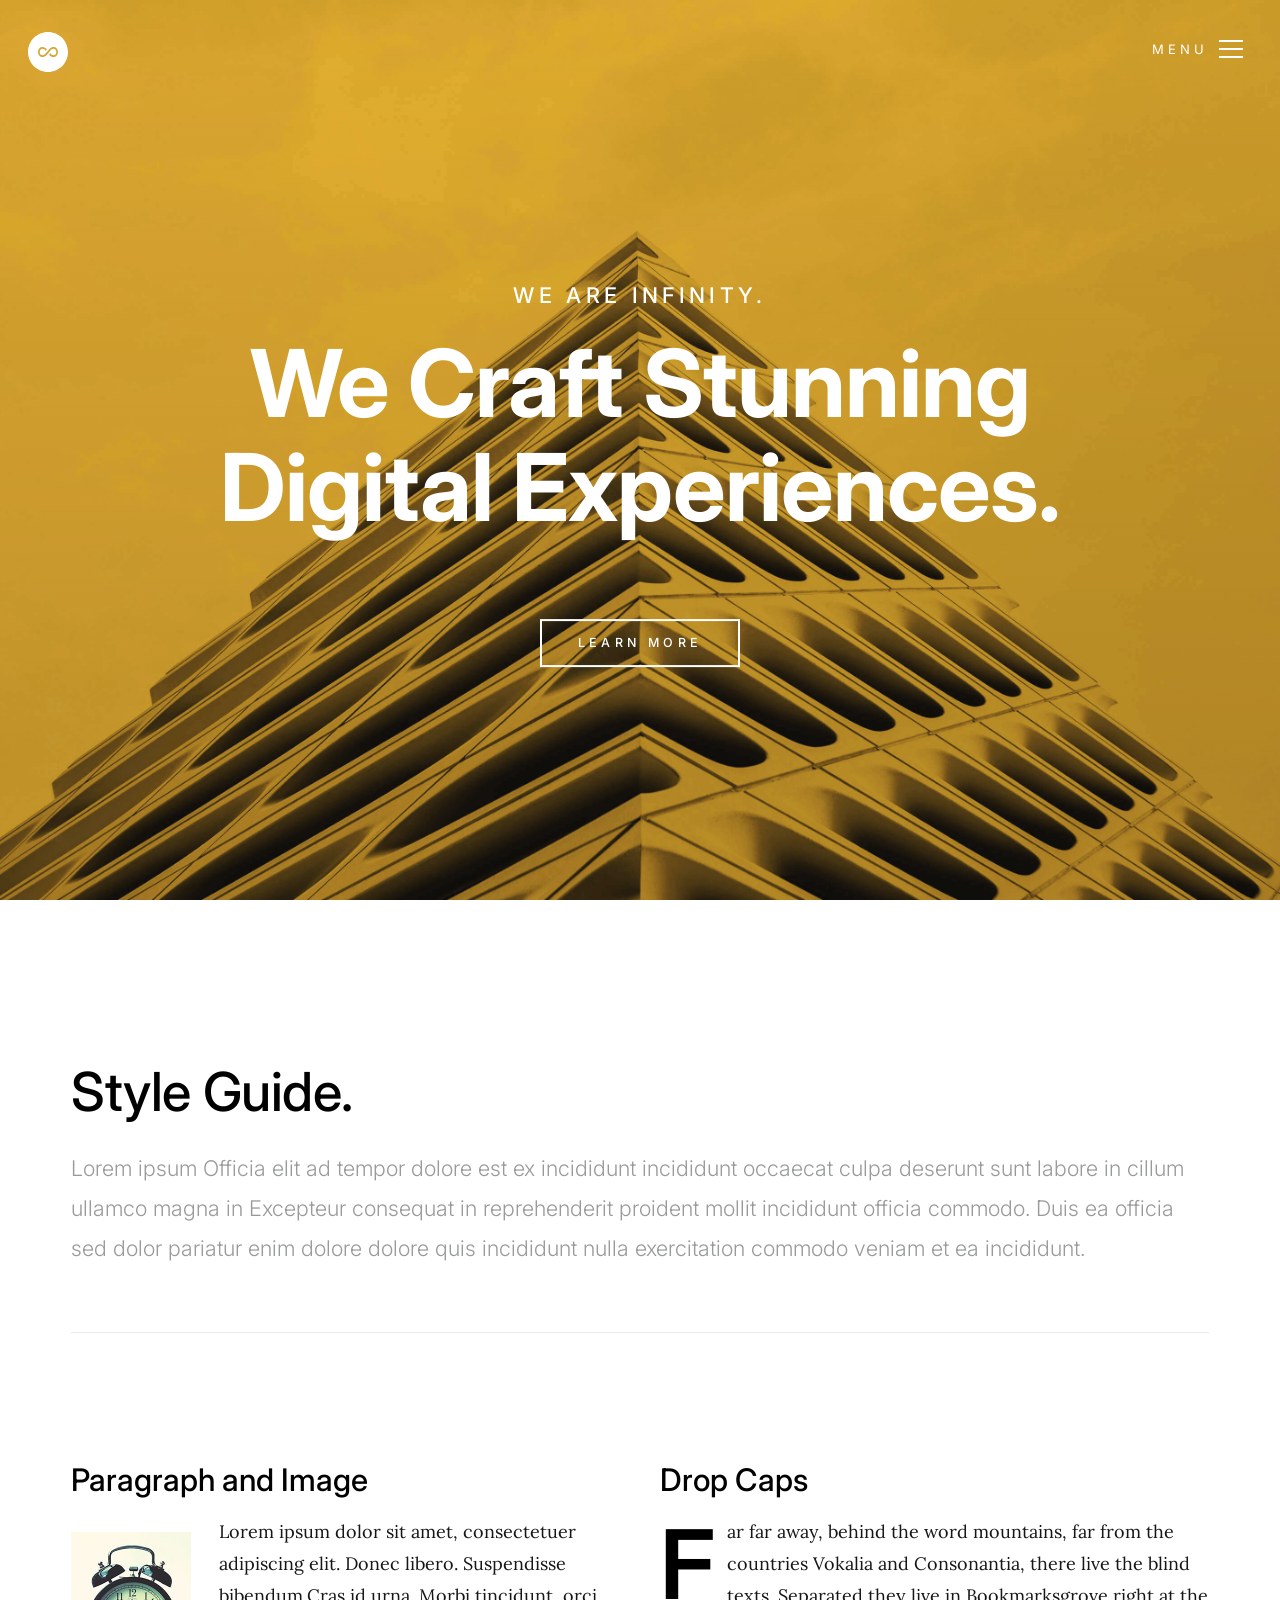
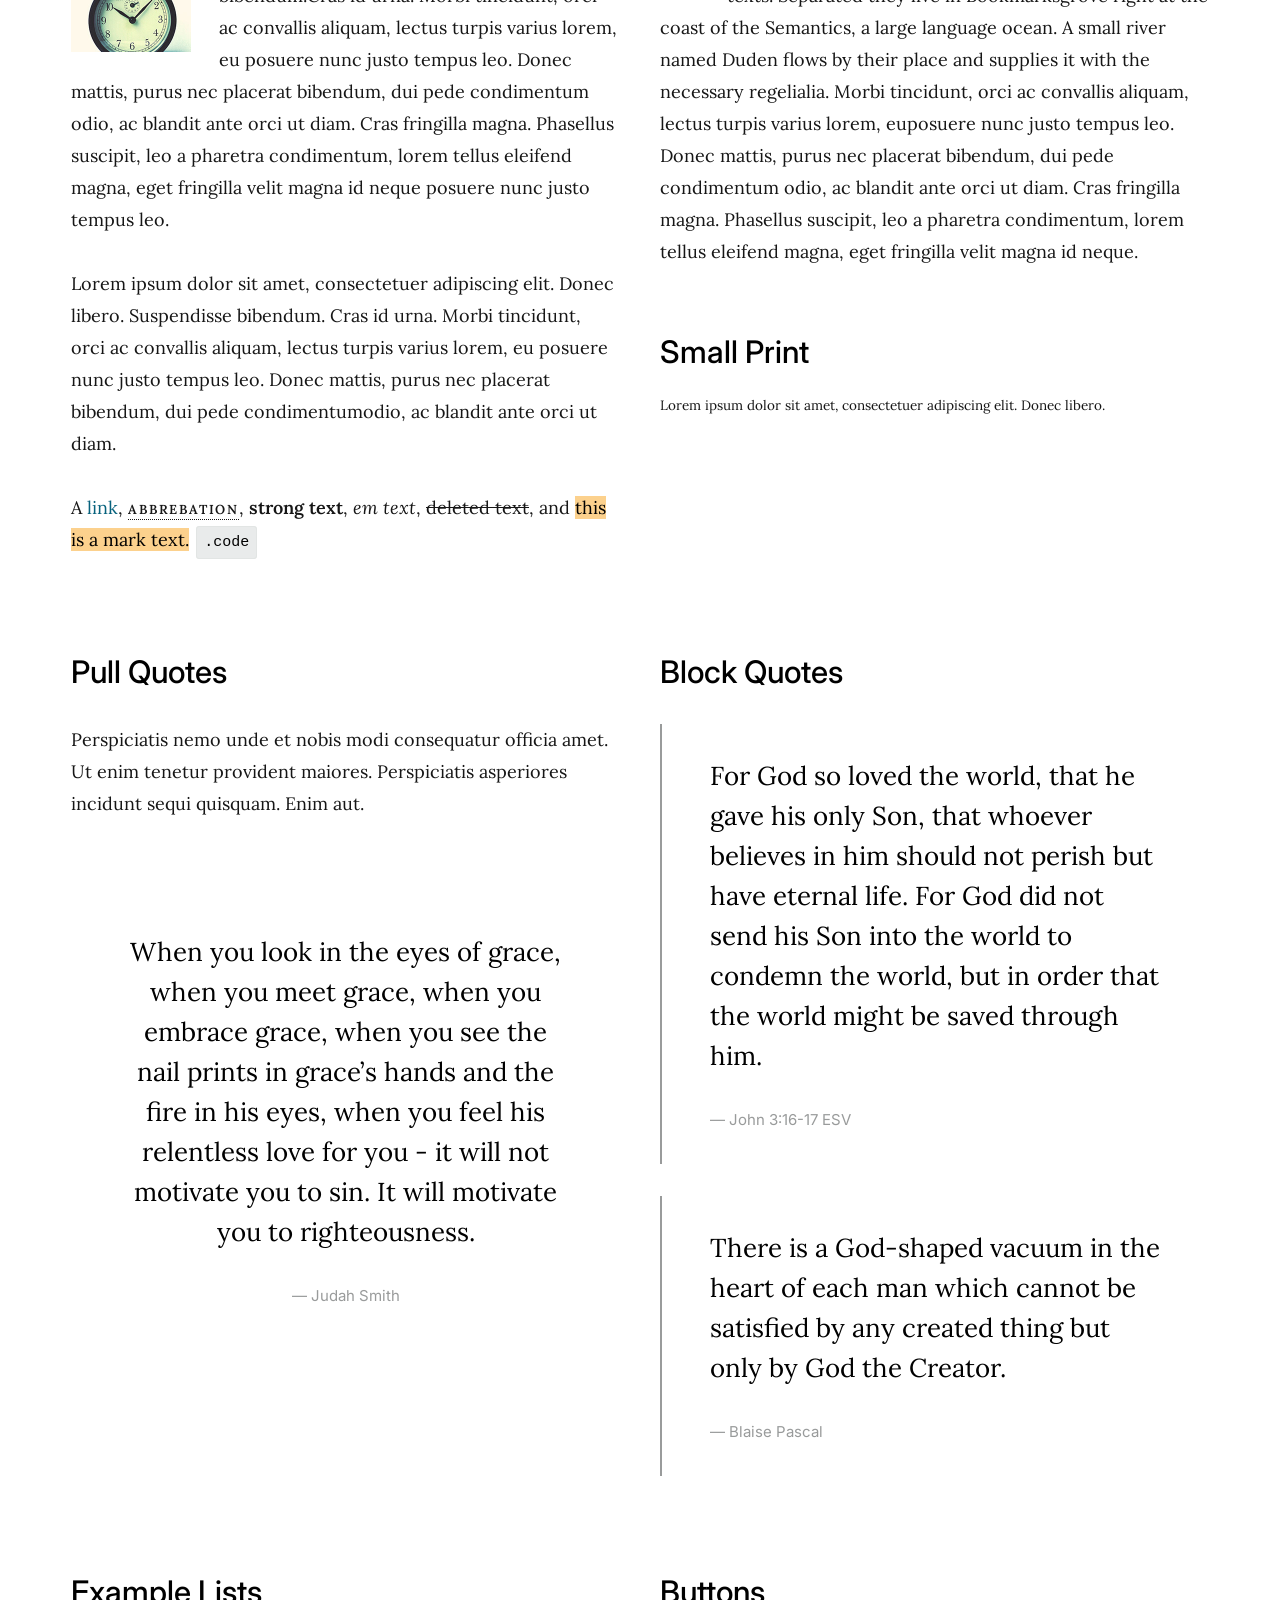
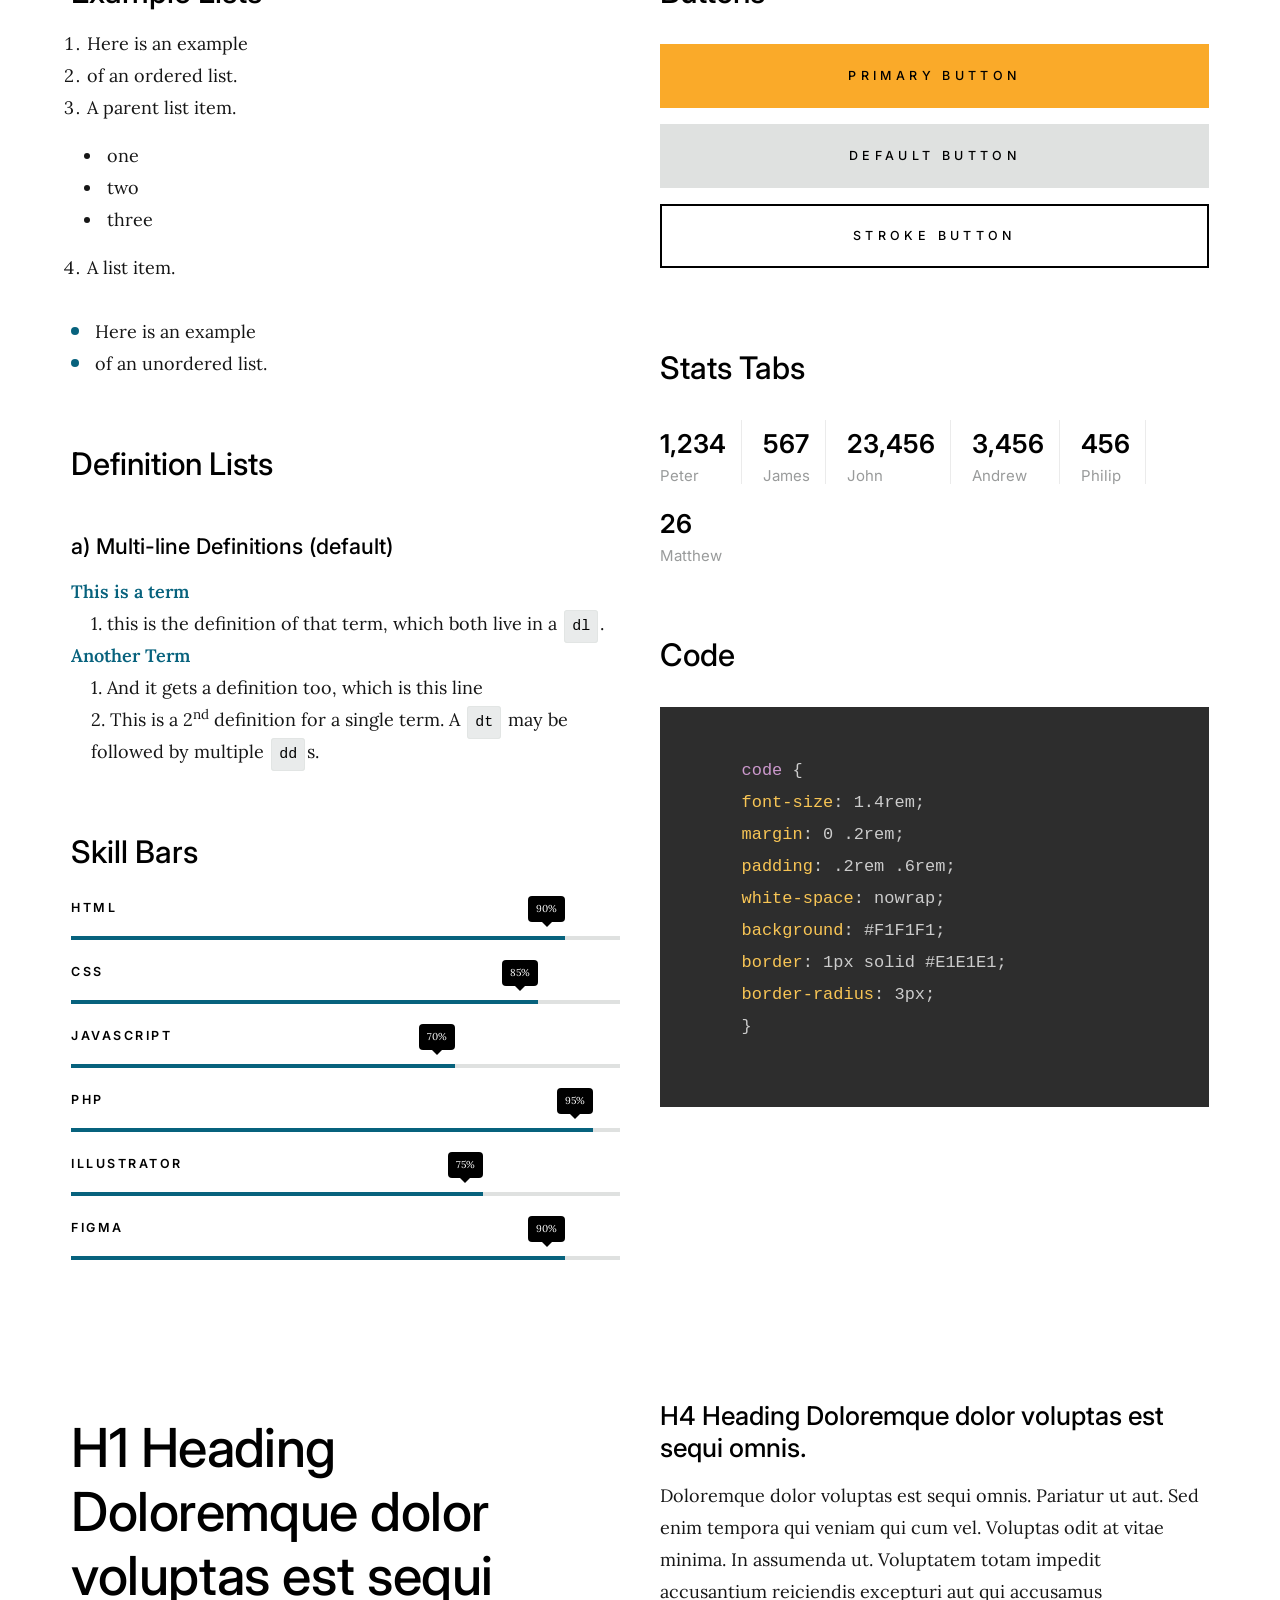
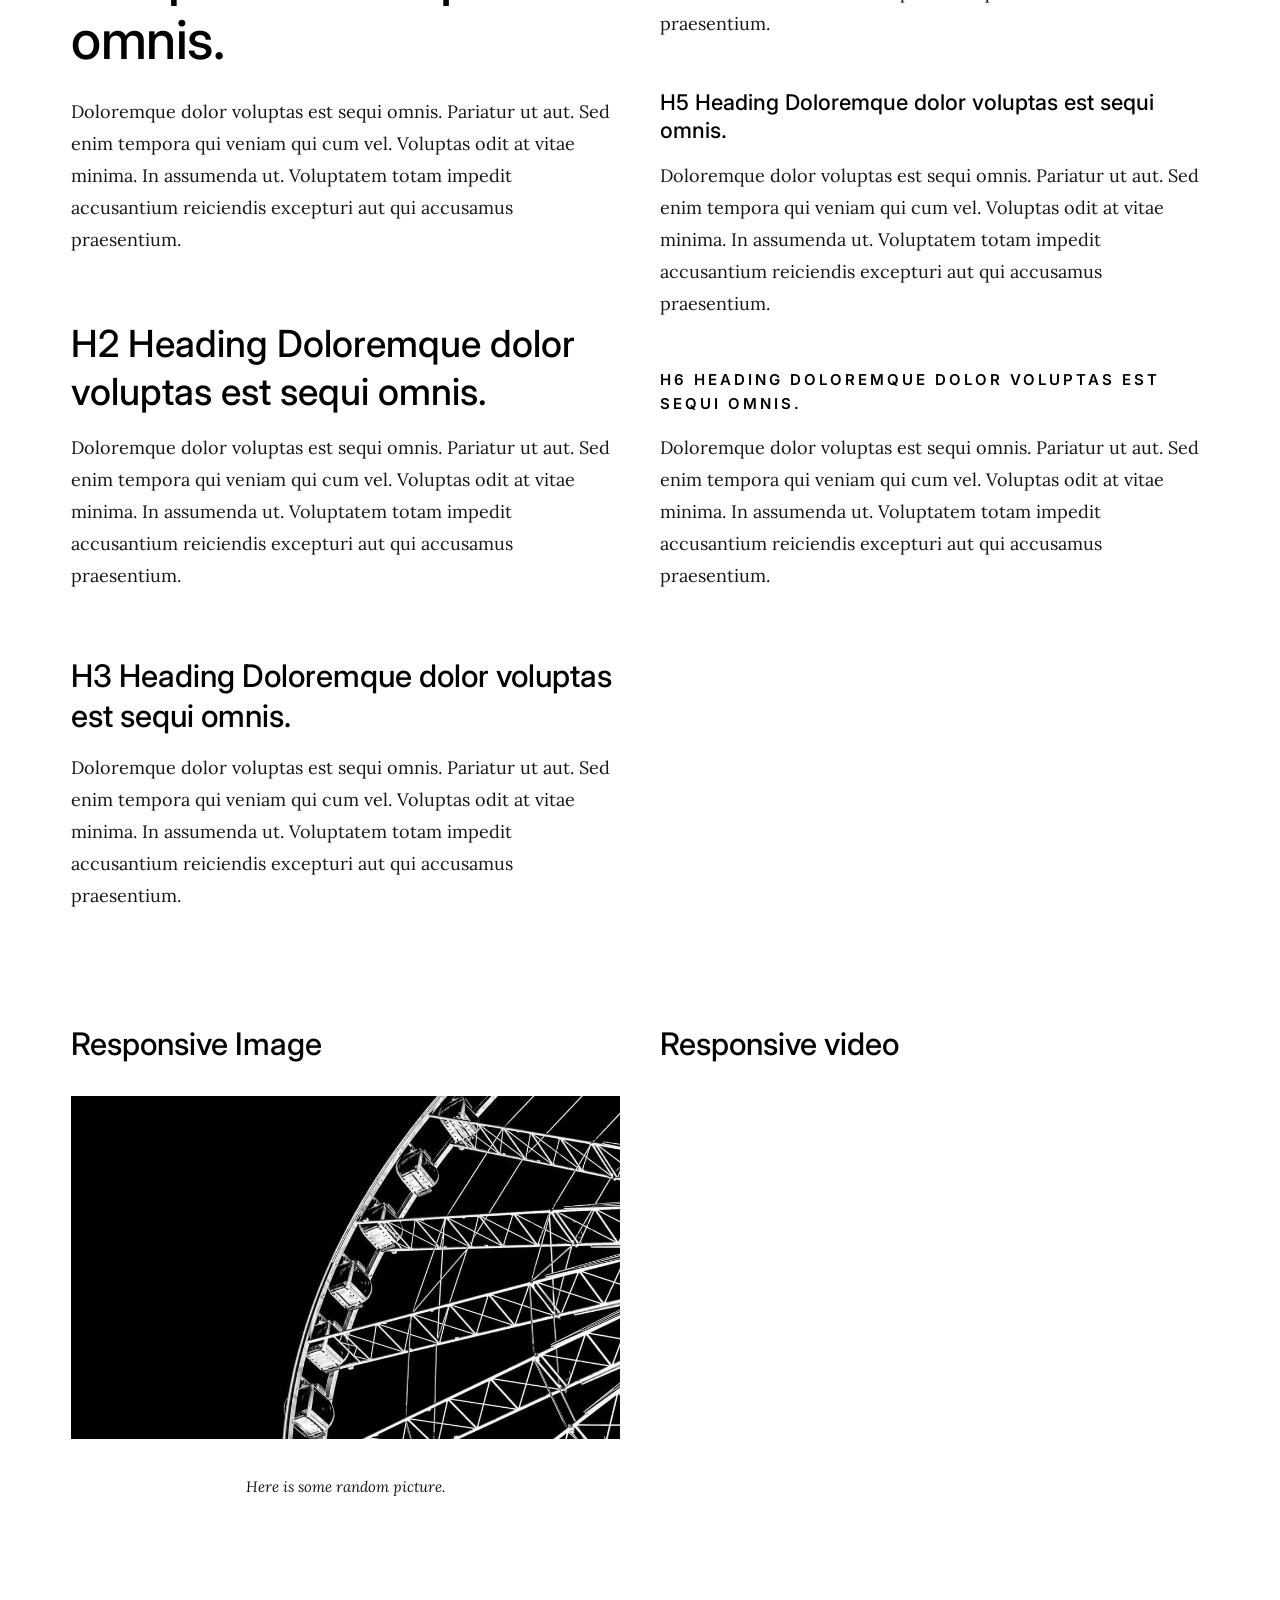
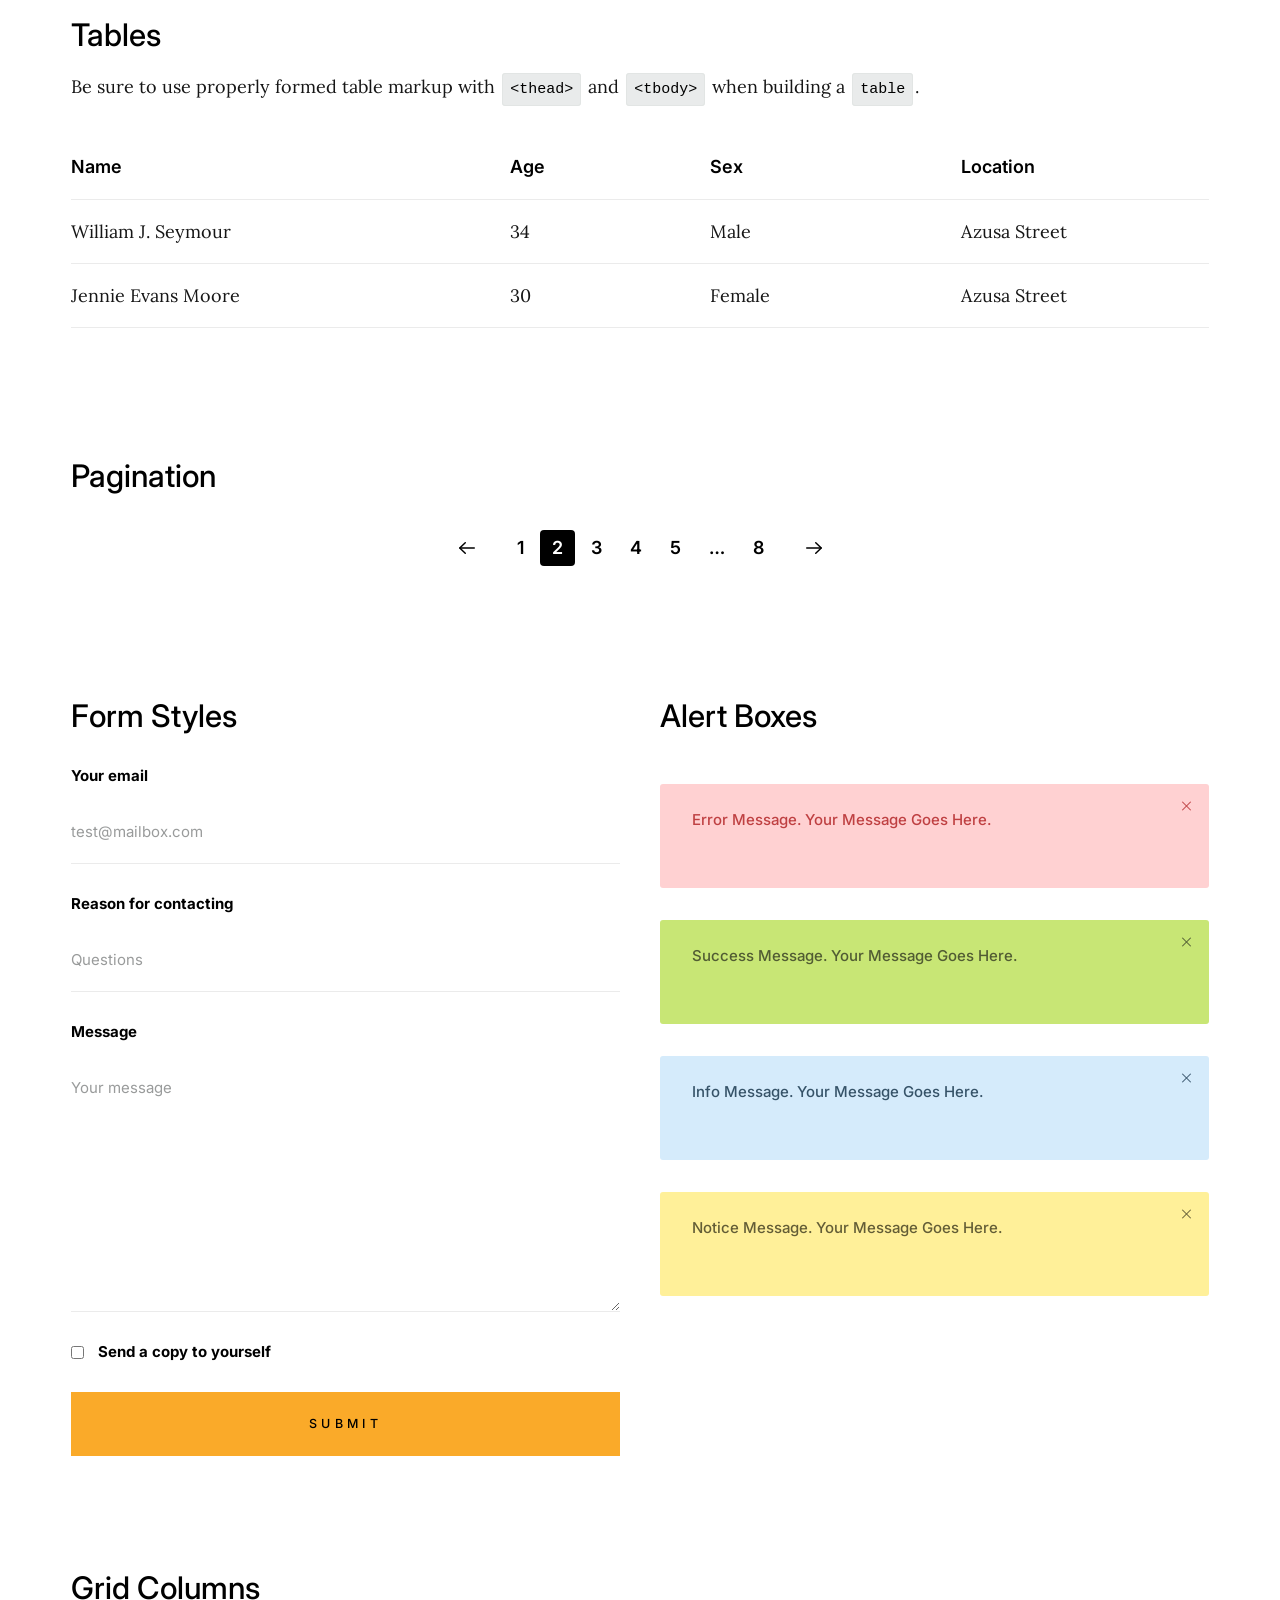
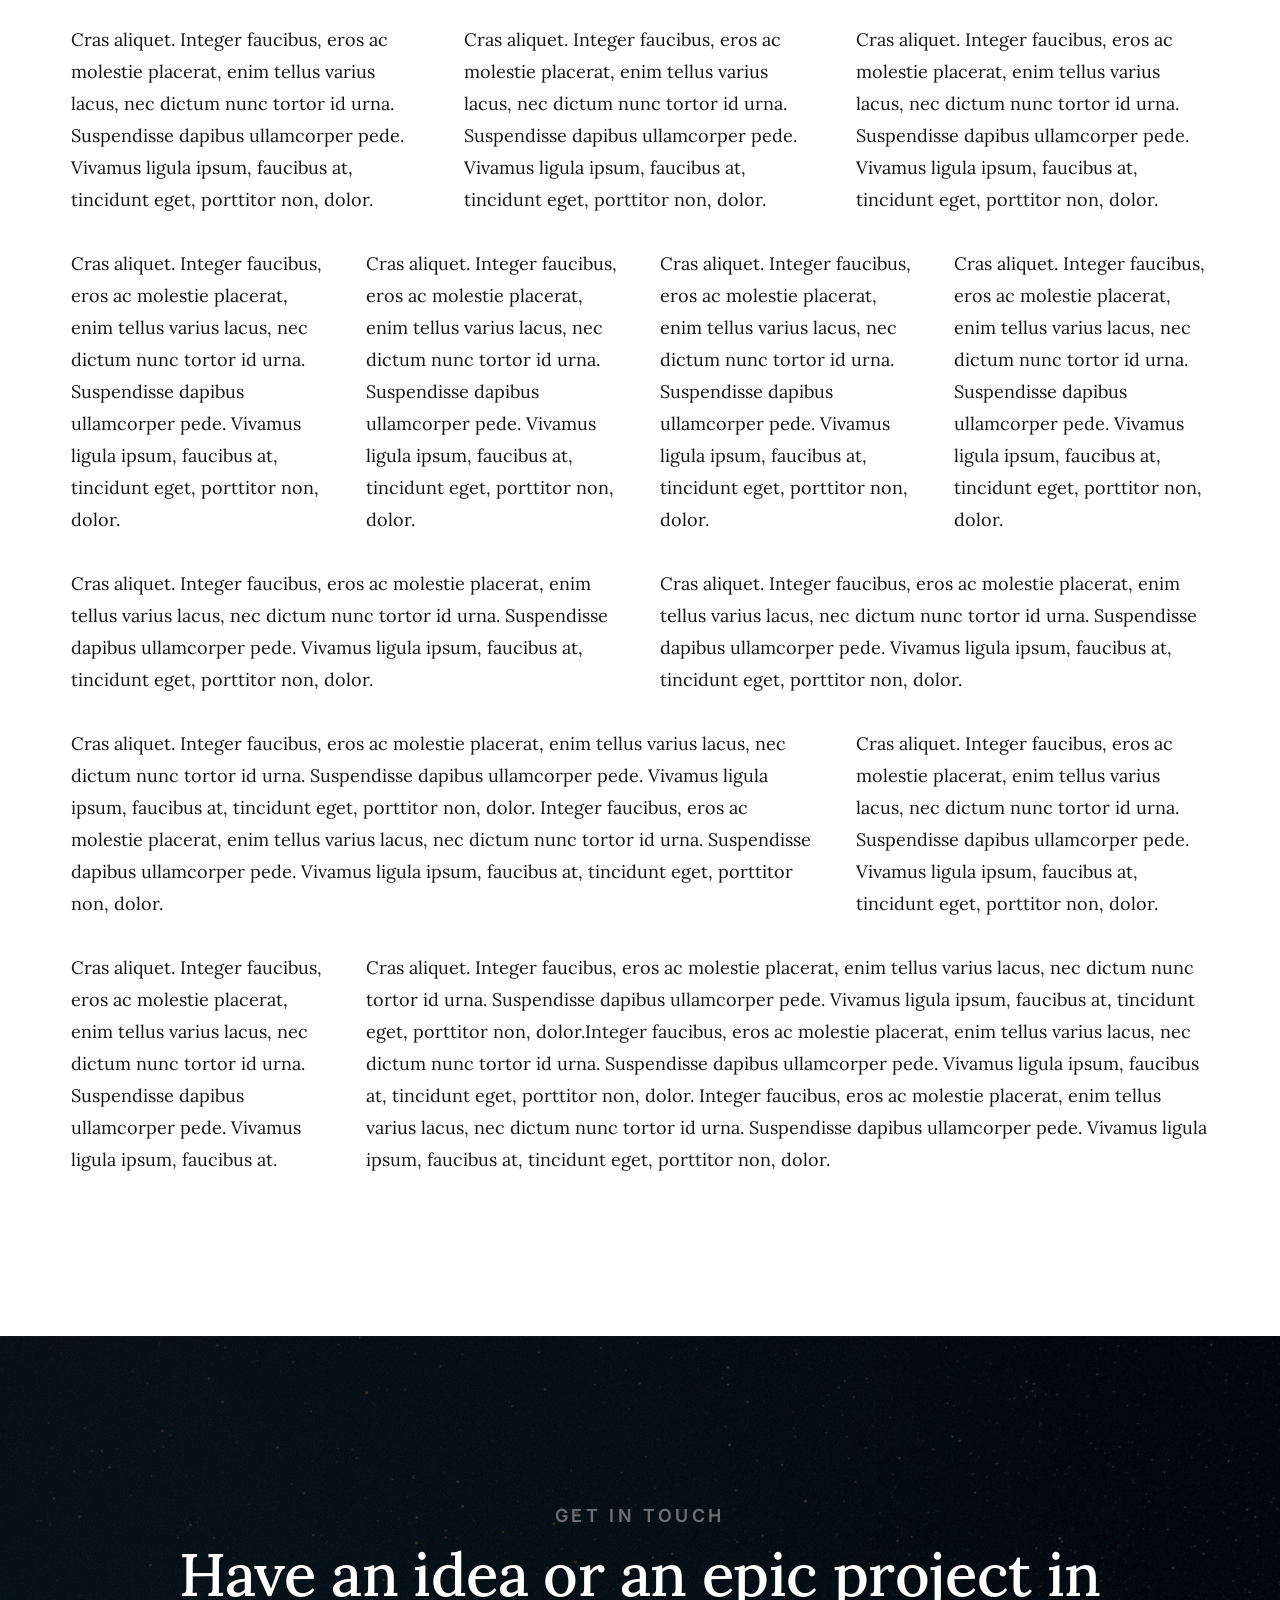
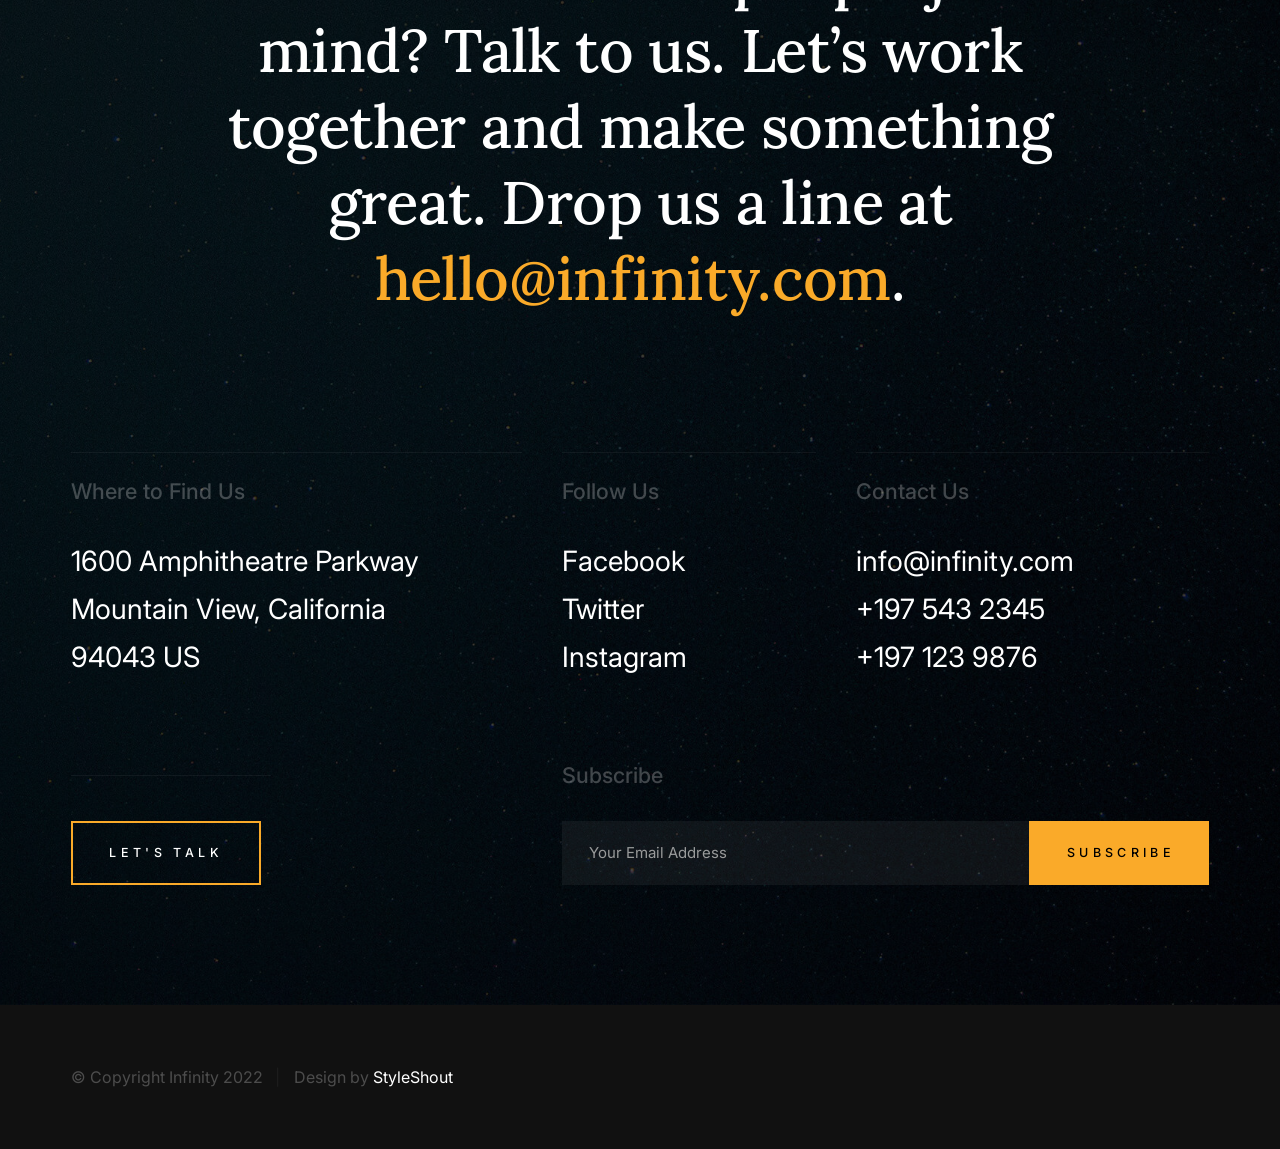
<file: website/styles.html>
<!DOCTYPE html>
<html lang="en" class="no-js" >
<head>

    <!--- basic page needs
    ================================================== -->
    <meta charset="utf-8">
    <meta name="viewport" content="width=device-width, initial-scale=1">
    <title>Infinity 2.0 - Styles</title>

    <script>
        document.documentElement.classList.remove('no-js');
        document.documentElement.classList.add('js');
    </script>

    <!-- CSS
    ================================================== -->
    <link rel="stylesheet" href="css/vendor.css">
    <link rel="stylesheet" href="css/styles.css">

    <style type="text/css" media="screen">
        .s-styles {
            padding-top: var(--vspace-5);
            padding-bottom: var(--vspace-4);
            position: relative;
        }
        .s-styles .intro h1 {
            margin-top: 0;
        }
    </style>

    <!-- favicons
    ================================================== -->
    <link rel="apple-touch-icon" sizes="180x180" href="apple-touch-icon.png">
    <link rel="icon" type="image/png" sizes="32x32" href="favicon-32x32.png">
    <link rel="icon" type="image/png" sizes="16x16" href="favicon-16x16.png">
    <link rel="manifest" href="site.webmanifest">

</head>


<body id="top">


    <!-- preloader
    ================================================== -->
    <div id="preloader">
        <div id="loader">
        </div>
    </div>


    <!-- page wrap
    ================================================== -->
    <div id="page" class="s-pagewrap">


        <!-- # site header 
        ================================================== -->
        <header class="s-header">

            <div class="s-header__logo">
                <a class="logo" href="index.html">
                    <img src="images/logo.svg" alt="Homepage">
                </a>
            </div>

            <a class="s-header__menu-toggle" href="#0" class="">
                <span class="s-header__menu-text">Menu</span>
                <span class="s-header__menu-icon"></span>
            </a>

            <nav class="s-header__nav">

                <a href="#0" class="s-header__nav-close-btn" title="close"><span>Close</span></a>
                <h3>Infinity.</h3>

                <ul class="s-header__nav-list">
                    <li><a href="#intro" class="smoothscroll">Intro</a></li>
                    <li><a href="index.html#about">About</a></li>
                    <li><a href="index.html#services">Services</a></li>
                    <li><a href="index.html#portfolio">Works</a></li>
                    <li><a href="#contact" class="smoothscroll">Contact</a></li>
                </ul>

                <p>
                Need a great reliable web hosting?
                We highly recommend <a href="https://www.dreamhost.com/r.cgi?287326">DreamHost</a>. 
                Powerful web and Wordpress hosting. Guaranteed. Starting at <span class="text-highlight">$2.95</span> per month.
                </p>

                <ul class="s-header__social">
                    <li>
                        <a href="#0">
                            <svg xmlns="http://www.w3.org/2000/svg" width="24" height="24" viewBox="0 0 24 24" style="fill:rgba(0, 0, 0, 1);transform:;-ms-filter:"><path d="M20,3H4C3.447,3,3,3.448,3,4v16c0,0.552,0.447,1,1,1h8.615v-6.96h-2.338v-2.725h2.338v-2c0-2.325,1.42-3.592,3.5-3.592 c0.699-0.002,1.399,0.034,2.095,0.107v2.42h-1.435c-1.128,0-1.348,0.538-1.348,1.325v1.735h2.697l-0.35,2.725h-2.348V21H20 c0.553,0,1-0.448,1-1V4C21,3.448,20.553,3,20,3z"></path></svg>
                            <span class="u-screen-reader-text">Facebook</span>
                        </a>
                    </li>
                    <li>
                        <a href="#0">
                            <svg xmlns="http://www.w3.org/2000/svg" width="24" height="24" viewBox="0 0 24 24" style="fill:rgba(0, 0, 0, 1);transform:;-ms-filter:"><path d="M19.633,7.997c0.013,0.175,0.013,0.349,0.013,0.523c0,5.325-4.053,11.461-11.46,11.461c-2.282,0-4.402-0.661-6.186-1.809 c0.324,0.037,0.636,0.05,0.973,0.05c1.883,0,3.616-0.636,5.001-1.721c-1.771-0.037-3.255-1.197-3.767-2.793 c0.249,0.037,0.499,0.062,0.761,0.062c0.361,0,0.724-0.05,1.061-0.137c-1.847-0.374-3.23-1.995-3.23-3.953v-0.05 c0.537,0.299,1.16,0.486,1.82,0.511C3.534,9.419,2.823,8.184,2.823,6.787c0-0.748,0.199-1.434,0.548-2.032 c1.983,2.443,4.964,4.04,8.306,4.215c-0.062-0.3-0.1-0.611-0.1-0.923c0-2.22,1.796-4.028,4.028-4.028 c1.16,0,2.207,0.486,2.943,1.272c0.91-0.175,1.782-0.512,2.556-0.973c-0.299,0.935-0.936,1.721-1.771,2.22 c0.811-0.088,1.597-0.312,2.319-0.624C21.104,6.712,20.419,7.423,19.633,7.997z"></path></svg>
                            <span class="u-screen-reader-text">Twitter</span>
                        </a>
                    </li>
                    <li>
                        <a href="#0">
                            <svg xmlns="http://www.w3.org/2000/svg" width="24" height="24" viewBox="0 0 24 24" style="fill:rgba(0, 0, 0, 1);transform:;-ms-filter:"><path d="M11.999,7.377c-2.554,0-4.623,2.07-4.623,4.623c0,2.554,2.069,4.624,4.623,4.624c2.552,0,4.623-2.07,4.623-4.624 C16.622,9.447,14.551,7.377,11.999,7.377L11.999,7.377z M11.999,15.004c-1.659,0-3.004-1.345-3.004-3.003 c0-1.659,1.345-3.003,3.004-3.003s3.002,1.344,3.002,3.003C15.001,13.659,13.658,15.004,11.999,15.004L11.999,15.004z"></path><circle cx="16.806" cy="7.207" r="1.078"></circle><path d="M20.533,6.111c-0.469-1.209-1.424-2.165-2.633-2.632c-0.699-0.263-1.438-0.404-2.186-0.42 c-0.963-0.042-1.268-0.054-3.71-0.054s-2.755,0-3.71,0.054C7.548,3.074,6.809,3.215,6.11,3.479C4.9,3.946,3.945,4.902,3.477,6.111 c-0.263,0.7-0.404,1.438-0.419,2.186c-0.043,0.962-0.056,1.267-0.056,3.71c0,2.442,0,2.753,0.056,3.71 c0.015,0.748,0.156,1.486,0.419,2.187c0.469,1.208,1.424,2.164,2.634,2.632c0.696,0.272,1.435,0.426,2.185,0.45 c0.963,0.042,1.268,0.055,3.71,0.055s2.755,0,3.71-0.055c0.747-0.015,1.486-0.157,2.186-0.419c1.209-0.469,2.164-1.424,2.633-2.633 c0.263-0.7,0.404-1.438,0.419-2.186c0.043-0.962,0.056-1.267,0.056-3.71s0-2.753-0.056-3.71C20.941,7.57,20.801,6.819,20.533,6.111z M19.315,15.643c-0.007,0.576-0.111,1.147-0.311,1.688c-0.305,0.787-0.926,1.409-1.712,1.711c-0.535,0.199-1.099,0.303-1.67,0.311 c-0.95,0.044-1.218,0.055-3.654,0.055c-2.438,0-2.687,0-3.655-0.055c-0.569-0.007-1.135-0.112-1.669-0.311 c-0.789-0.301-1.414-0.923-1.719-1.711c-0.196-0.534-0.302-1.099-0.311-1.669c-0.043-0.95-0.053-1.218-0.053-3.654 c0-2.437,0-2.686,0.053-3.655c0.007-0.576,0.111-1.146,0.311-1.687c0.305-0.789,0.93-1.41,1.719-1.712 c0.534-0.198,1.1-0.303,1.669-0.311c0.951-0.043,1.218-0.055,3.655-0.055c2.437,0,2.687,0,3.654,0.055 c0.571,0.007,1.135,0.112,1.67,0.311c0.786,0.303,1.407,0.925,1.712,1.712c0.196,0.534,0.302,1.099,0.311,1.669 c0.043,0.951,0.054,1.218,0.054,3.655c0,2.436,0,2.698-0.043,3.654H19.315z"></path></svg>
                            <span class="u-screen-reader-text">Instagram</span>
                        </a>
                    </li>
                    <li>
                        <a href="#0">
                            <svg xmlns="http://www.w3.org/2000/svg" width="24" height="24" viewBox="0 0 24 24" style="fill: rgba(0, 0, 0, 1);transform: ;msFilter:;"><path d="M20.66 6.98a9.932 9.932 0 0 0-3.641-3.64C15.486 2.447 13.813 2 12 2s-3.486.447-5.02 1.34c-1.533.893-2.747 2.107-3.64 3.64S2 10.187 2 12s.446 3.487 1.34 5.02a9.924 9.924 0 0 0 3.641 3.64C8.514 21.553 10.187 22 12 22s3.486-.447 5.02-1.34a9.932 9.932 0 0 0 3.641-3.64C21.554 15.487 22 13.813 22 12s-.446-3.487-1.34-5.02zM12 3.66c2 0 3.772.64 5.32 1.919-.92 1.174-2.286 2.14-4.1 2.9-1.002-1.813-2.088-3.327-3.261-4.54A7.715 7.715 0 0 1 12 3.66zM5.51 6.8a8.116 8.116 0 0 1 2.711-2.22c1.212 1.201 2.325 2.7 3.34 4.5-2 .6-4.114.9-6.341.9-.573 0-1.006-.013-1.3-.04A8.549 8.549 0 0 1 5.51 6.8zM3.66 12c0-.054.003-.12.01-.2.007-.08.01-.146.01-.2.254.014.641.02 1.161.02 2.666 0 5.146-.367 7.439-1.1.187.373.381.793.58 1.26-1.32.293-2.674 1.006-4.061 2.14S6.4 16.247 5.76 17.5c-1.4-1.587-2.1-3.42-2.1-5.5zM12 20.34c-1.894 0-3.594-.587-5.101-1.759.601-1.187 1.524-2.322 2.771-3.401 1.246-1.08 2.483-1.753 3.71-2.02a29.441 29.441 0 0 1 1.56 6.62 8.166 8.166 0 0 1-2.94.56zm7.08-3.96a8.351 8.351 0 0 1-2.58 2.621c-.24-2.08-.7-4.107-1.379-6.081.932-.066 1.765-.1 2.5-.1.799 0 1.686.034 2.659.1a8.098 8.098 0 0 1-1.2 3.46zm-1.24-5c-1.16 0-2.233.047-3.22.14a27.053 27.053 0 0 0-.68-1.62c2.066-.906 3.532-2.006 4.399-3.3 1.2 1.414 1.854 3.027 1.96 4.84-.812-.04-1.632-.06-2.459-.06z"></path></svg>
                            <span class="u-screen-reader-text">Dribbble</span>
                        </a>
                    </li>
                    <li>
                        <a href="#0">
                            <svg xmlns="http://www.w3.org/2000/svg" width="24" height="24" viewBox="0 0 24 24" style="fill: rgba(0, 0, 0, 1);transform: ;msFilter:;"><path d="M7.803 5.731c.589 0 1.119.051 1.605.155.483.103.895.273 1.243.508.343.235.611.547.804.939.187.387.28.871.28 1.443 0 .62-.14 1.138-.421 1.551-.283.414-.7.753-1.256 1.015.757.219 1.318.602 1.69 1.146.374.549.557 1.206.557 1.976 0 .625-.119 1.162-.358 1.613a3.11 3.11 0 0 1-.974 1.114 4.315 4.315 0 0 1-1.399.64 6.287 6.287 0 0 1-1.609.206H2V5.731h5.803zm-.351 4.972c.48 0 .878-.114 1.192-.345.312-.228.463-.604.463-1.119 0-.286-.051-.522-.151-.707a1.114 1.114 0 0 0-.417-.428 1.683 1.683 0 0 0-.597-.215 3.609 3.609 0 0 0-.697-.061H4.71v2.875h2.742zm.151 5.239c.267 0 .521-.023.76-.077.241-.052.455-.136.637-.261.182-.12.332-.283.44-.491.109-.206.162-.475.162-.798 0-.634-.179-1.085-.533-1.358-.355-.27-.831-.404-1.414-.404H4.71v3.39h2.893zm8.565-.041c.367.358.896.538 1.584.538.493 0 .919-.125 1.278-.373.354-.249.57-.515.653-.79h2.155c-.346 1.072-.871 1.838-1.589 2.299-.709.463-1.572.693-2.58.693-.702 0-1.334-.113-1.9-.337a4.033 4.033 0 0 1-1.439-.958 4.37 4.37 0 0 1-.905-1.485 5.433 5.433 0 0 1-.32-1.899c0-.666.111-1.289.329-1.864a4.376 4.376 0 0 1 .934-1.493c.405-.42.885-.751 1.444-.994a4.634 4.634 0 0 1 1.858-.362c.754 0 1.413.146 1.979.44a3.967 3.967 0 0 1 1.39 1.182c.363.493.622 1.058.783 1.691.161.632.217 1.292.171 1.983h-6.431c.001.704.238 1.371.606 1.729zm2.812-4.681c-.291-.322-.783-.496-1.385-.496-.391 0-.714.065-.974.199a1.97 1.97 0 0 0-.62.491 1.772 1.772 0 0 0-.328.628 2.82 2.82 0 0 0-.111.587h3.982c-.058-.624-.272-1.085-.564-1.409zm-3.918-4.663h4.989v1.215h-4.989z"></path></svg>
                            <span class="u-screen-reader-text">Behance</span>
                        </a>
                    </li>
                </ul> 

            </nav>

        </header> <!-- end s-header -->


        <!-- # site-content
        ================================================== -->
        <section id="content" class="s-content">


            <!-- intro
            ----------------------------------------------- -->
            <section id="intro" class="s-intro target-section">

                <div class="s-intro__bg rellax" data-rellax-speed="-5"></div>

                <div class="row s-intro__content">

                    <div class="column lg-12 s-intro__content-inner">
                        <h3 class="s-intro__pretitle">We Are Infinity.</h3>
                        <h1 class="s-intro__title">
                        We Craft Stunning  <br>
                        Digital Experiences.
                        </h1>	

                        <div class="s-intro__more">
                            <a class="smoothscroll btn btn--stroke s-intro__more-btn" href="#styles">
                                Learn More
                            </a>
                        </div>	
                    </div> <!-- s-intro__content-inner -->

                </div> <!-- s-intro__content -->

                <ul class="s-intro__social">
                    <li>
                        <a href="#0">
                            <svg xmlns="http://www.w3.org/2000/svg" width="24" height="24" viewBox="0 0 24 24" style="fill:rgba(0, 0, 0, 1);transform:;-ms-filter:"><path d="M20,3H4C3.447,3,3,3.448,3,4v16c0,0.552,0.447,1,1,1h8.615v-6.96h-2.338v-2.725h2.338v-2c0-2.325,1.42-3.592,3.5-3.592 c0.699-0.002,1.399,0.034,2.095,0.107v2.42h-1.435c-1.128,0-1.348,0.538-1.348,1.325v1.735h2.697l-0.35,2.725h-2.348V21H20 c0.553,0,1-0.448,1-1V4C21,3.448,20.553,3,20,3z"></path></svg>
                            <span class="u-screen-reader-text">Facebook</span>
                        </a>
                    </li>
                    <li>
                        <a href="#0">
                            <svg xmlns="http://www.w3.org/2000/svg" width="24" height="24" viewBox="0 0 24 24" style="fill:rgba(0, 0, 0, 1);transform:;-ms-filter:"><path d="M19.633,7.997c0.013,0.175,0.013,0.349,0.013,0.523c0,5.325-4.053,11.461-11.46,11.461c-2.282,0-4.402-0.661-6.186-1.809 c0.324,0.037,0.636,0.05,0.973,0.05c1.883,0,3.616-0.636,5.001-1.721c-1.771-0.037-3.255-1.197-3.767-2.793 c0.249,0.037,0.499,0.062,0.761,0.062c0.361,0,0.724-0.05,1.061-0.137c-1.847-0.374-3.23-1.995-3.23-3.953v-0.05 c0.537,0.299,1.16,0.486,1.82,0.511C3.534,9.419,2.823,8.184,2.823,6.787c0-0.748,0.199-1.434,0.548-2.032 c1.983,2.443,4.964,4.04,8.306,4.215c-0.062-0.3-0.1-0.611-0.1-0.923c0-2.22,1.796-4.028,4.028-4.028 c1.16,0,2.207,0.486,2.943,1.272c0.91-0.175,1.782-0.512,2.556-0.973c-0.299,0.935-0.936,1.721-1.771,2.22 c0.811-0.088,1.597-0.312,2.319-0.624C21.104,6.712,20.419,7.423,19.633,7.997z"></path></svg>
                            <span class="u-screen-reader-text">Twitter</span>
                        </a>
                    </li>
                    <li>
                        <a href="#0">
                            <svg xmlns="http://www.w3.org/2000/svg" width="24" height="24" viewBox="0 0 24 24" style="fill:rgba(0, 0, 0, 1);transform:;-ms-filter:"><path d="M11.999,7.377c-2.554,0-4.623,2.07-4.623,4.623c0,2.554,2.069,4.624,4.623,4.624c2.552,0,4.623-2.07,4.623-4.624 C16.622,9.447,14.551,7.377,11.999,7.377L11.999,7.377z M11.999,15.004c-1.659,0-3.004-1.345-3.004-3.003 c0-1.659,1.345-3.003,3.004-3.003s3.002,1.344,3.002,3.003C15.001,13.659,13.658,15.004,11.999,15.004L11.999,15.004z"></path><circle cx="16.806" cy="7.207" r="1.078"></circle><path d="M20.533,6.111c-0.469-1.209-1.424-2.165-2.633-2.632c-0.699-0.263-1.438-0.404-2.186-0.42 c-0.963-0.042-1.268-0.054-3.71-0.054s-2.755,0-3.71,0.054C7.548,3.074,6.809,3.215,6.11,3.479C4.9,3.946,3.945,4.902,3.477,6.111 c-0.263,0.7-0.404,1.438-0.419,2.186c-0.043,0.962-0.056,1.267-0.056,3.71c0,2.442,0,2.753,0.056,3.71 c0.015,0.748,0.156,1.486,0.419,2.187c0.469,1.208,1.424,2.164,2.634,2.632c0.696,0.272,1.435,0.426,2.185,0.45 c0.963,0.042,1.268,0.055,3.71,0.055s2.755,0,3.71-0.055c0.747-0.015,1.486-0.157,2.186-0.419c1.209-0.469,2.164-1.424,2.633-2.633 c0.263-0.7,0.404-1.438,0.419-2.186c0.043-0.962,0.056-1.267,0.056-3.71s0-2.753-0.056-3.71C20.941,7.57,20.801,6.819,20.533,6.111z M19.315,15.643c-0.007,0.576-0.111,1.147-0.311,1.688c-0.305,0.787-0.926,1.409-1.712,1.711c-0.535,0.199-1.099,0.303-1.67,0.311 c-0.95,0.044-1.218,0.055-3.654,0.055c-2.438,0-2.687,0-3.655-0.055c-0.569-0.007-1.135-0.112-1.669-0.311 c-0.789-0.301-1.414-0.923-1.719-1.711c-0.196-0.534-0.302-1.099-0.311-1.669c-0.043-0.95-0.053-1.218-0.053-3.654 c0-2.437,0-2.686,0.053-3.655c0.007-0.576,0.111-1.146,0.311-1.687c0.305-0.789,0.93-1.41,1.719-1.712 c0.534-0.198,1.1-0.303,1.669-0.311c0.951-0.043,1.218-0.055,3.655-0.055c2.437,0,2.687,0,3.654,0.055 c0.571,0.007,1.135,0.112,1.67,0.311c0.786,0.303,1.407,0.925,1.712,1.712c0.196,0.534,0.302,1.099,0.311,1.669 c0.043,0.951,0.054,1.218,0.054,3.655c0,2.436,0,2.698-0.043,3.654H19.315z"></path></svg>
                            <span class="u-screen-reader-text">Instagram</span>
                        </a>
                    </li>
                    <li>
                        <a href="#0">
                            <svg xmlns="http://www.w3.org/2000/svg" width="24" height="24" viewBox="0 0 24 24" style="fill: rgba(0, 0, 0, 1);transform: ;msFilter:;"><path d="M20.66 6.98a9.932 9.932 0 0 0-3.641-3.64C15.486 2.447 13.813 2 12 2s-3.486.447-5.02 1.34c-1.533.893-2.747 2.107-3.64 3.64S2 10.187 2 12s.446 3.487 1.34 5.02a9.924 9.924 0 0 0 3.641 3.64C8.514 21.553 10.187 22 12 22s3.486-.447 5.02-1.34a9.932 9.932 0 0 0 3.641-3.64C21.554 15.487 22 13.813 22 12s-.446-3.487-1.34-5.02zM12 3.66c2 0 3.772.64 5.32 1.919-.92 1.174-2.286 2.14-4.1 2.9-1.002-1.813-2.088-3.327-3.261-4.54A7.715 7.715 0 0 1 12 3.66zM5.51 6.8a8.116 8.116 0 0 1 2.711-2.22c1.212 1.201 2.325 2.7 3.34 4.5-2 .6-4.114.9-6.341.9-.573 0-1.006-.013-1.3-.04A8.549 8.549 0 0 1 5.51 6.8zM3.66 12c0-.054.003-.12.01-.2.007-.08.01-.146.01-.2.254.014.641.02 1.161.02 2.666 0 5.146-.367 7.439-1.1.187.373.381.793.58 1.26-1.32.293-2.674 1.006-4.061 2.14S6.4 16.247 5.76 17.5c-1.4-1.587-2.1-3.42-2.1-5.5zM12 20.34c-1.894 0-3.594-.587-5.101-1.759.601-1.187 1.524-2.322 2.771-3.401 1.246-1.08 2.483-1.753 3.71-2.02a29.441 29.441 0 0 1 1.56 6.62 8.166 8.166 0 0 1-2.94.56zm7.08-3.96a8.351 8.351 0 0 1-2.58 2.621c-.24-2.08-.7-4.107-1.379-6.081.932-.066 1.765-.1 2.5-.1.799 0 1.686.034 2.659.1a8.098 8.098 0 0 1-1.2 3.46zm-1.24-5c-1.16 0-2.233.047-3.22.14a27.053 27.053 0 0 0-.68-1.62c2.066-.906 3.532-2.006 4.399-3.3 1.2 1.414 1.854 3.027 1.96 4.84-.812-.04-1.632-.06-2.459-.06z"></path></svg>
                            <span class="u-screen-reader-text">Dribbble</span>
                        </a>
                    </li>
                    <li>
                        <a href="#0">
                            <svg xmlns="http://www.w3.org/2000/svg" width="24" height="24" viewBox="0 0 24 24" style="fill: rgba(0, 0, 0, 1);transform: ;msFilter:;"><path d="M7.803 5.731c.589 0 1.119.051 1.605.155.483.103.895.273 1.243.508.343.235.611.547.804.939.187.387.28.871.28 1.443 0 .62-.14 1.138-.421 1.551-.283.414-.7.753-1.256 1.015.757.219 1.318.602 1.69 1.146.374.549.557 1.206.557 1.976 0 .625-.119 1.162-.358 1.613a3.11 3.11 0 0 1-.974 1.114 4.315 4.315 0 0 1-1.399.64 6.287 6.287 0 0 1-1.609.206H2V5.731h5.803zm-.351 4.972c.48 0 .878-.114 1.192-.345.312-.228.463-.604.463-1.119 0-.286-.051-.522-.151-.707a1.114 1.114 0 0 0-.417-.428 1.683 1.683 0 0 0-.597-.215 3.609 3.609 0 0 0-.697-.061H4.71v2.875h2.742zm.151 5.239c.267 0 .521-.023.76-.077.241-.052.455-.136.637-.261.182-.12.332-.283.44-.491.109-.206.162-.475.162-.798 0-.634-.179-1.085-.533-1.358-.355-.27-.831-.404-1.414-.404H4.71v3.39h2.893zm8.565-.041c.367.358.896.538 1.584.538.493 0 .919-.125 1.278-.373.354-.249.57-.515.653-.79h2.155c-.346 1.072-.871 1.838-1.589 2.299-.709.463-1.572.693-2.58.693-.702 0-1.334-.113-1.9-.337a4.033 4.033 0 0 1-1.439-.958 4.37 4.37 0 0 1-.905-1.485 5.433 5.433 0 0 1-.32-1.899c0-.666.111-1.289.329-1.864a4.376 4.376 0 0 1 .934-1.493c.405-.42.885-.751 1.444-.994a4.634 4.634 0 0 1 1.858-.362c.754 0 1.413.146 1.979.44a3.967 3.967 0 0 1 1.39 1.182c.363.493.622 1.058.783 1.691.161.632.217 1.292.171 1.983h-6.431c.001.704.238 1.371.606 1.729zm2.812-4.681c-.291-.322-.783-.496-1.385-.496-.391 0-.714.065-.974.199a1.97 1.97 0 0 0-.62.491 1.772 1.772 0 0 0-.328.628 2.82 2.82 0 0 0-.111.587h3.982c-.058-.624-.272-1.085-.564-1.409zm-3.918-4.663h4.989v1.215h-4.989z"></path></svg>
                            <span class="u-screen-reader-text">Behance</span>
                        </a>
                    </li>
                </ul>  <!-- s-intro__social -->

                <div class="s-intro__scroll">
                    <a href="#styles" class="smoothscroll">
                        <span>Scroll Down</span>
                        <svg xmlns="http://www.w3.org/2000/svg" width="24" height="24" viewBox="0 0 24 24" style="fill: rgba(0, 0, 0, 1);transform: rotate(180deg);msFilter:progid:DXImageTransform.Microsoft.BasicImage(rotation=2);"><path d="M21 11H6.414l5.293-5.293-1.414-1.414L2.586 12l7.707 7.707 1.414-1.414L6.414 13H21z"></path></svg>
                    </a>
                </div> <!-- s-intro__scroll -->

            </section> <!-- end s-intro -->


            <!-- styles
            ----------------------------------------------- -->
            <div id="styles" class="s-styles">

                <div class="row">

                    <div class="column lg-12 intro">

                        <h1>Style Guide.</h1>

                        <p class="lead">Lorem ipsum Officia elit ad tempor dolore est ex incididunt incididunt occaecat culpa deserunt 
                        sunt labore in cillum ullamco magna in Excepteur consequat in reprehenderit proident mollit incididunt officia commodo.
                        Duis ea officia sed dolor pariatur enim dolore dolore quis incididunt nulla exercitation commodo veniam et ea incididunt.
                        </p>

                        <hr>
                    </div>

                </div> <!-- end row -->

                <div class="row">

                    <div class="column lg-6 tab-12">

                        <h3>Paragraph and Image</h3>

                        <p><a href="#"><img width="120" height="120" class="u-pull-left" alt="sample-image" src="images/sample-image.jpg"></a>
                        Lorem ipsum dolor sit amet, consectetuer adipiscing elit. Donec libero. Suspendisse bibendum.Cras id urna. Morbi 
                        tincidunt, orci ac convallis aliquam, lectus turpis varius lorem, eu posuere nunc justo tempus leo. Donec mattis, 
                        purus nec placerat bibendum, dui pede condimentum odio, ac blandit ante orci ut diam. Cras fringilla magna. 
                        Phasellus suscipit, leo a pharetra condimentum, lorem tellus eleifend magna, eget fringilla velit magna id 
                        neque posuere nunc justo tempus leo. </p>

                        <p>
                        Lorem ipsum dolor sit amet, consectetuer adipiscing elit. Donec libero. Suspendisse bibendum. Cras id urna. 
                        Morbi tincidunt, orci ac convallis aliquam, lectus turpis varius lorem, eu posuere nunc justo tempus leo. 
                        Donec mattis, purus nec placerat bibendum, dui pede condimentumodio, ac blandit ante orci ut diam.	
                        </p>

                        <p>A <a href="#">link</a>,
                        <abbr title="this really isn't a very good description">abbrebation</abbr>,
                        <strong>strong text</strong>,
                        <em>em text</em>,
                        <del>deleted text</del>, and
                        <mark>this is a mark text.</mark>
                        <code>.code</code>
                        </p>

                    </div>

                    <div class="column lg-6 tab-12">

                        <h3>Drop Caps</h3>

                        <p class="drop-cap">Far far away, behind the word mountains, far from the countries Vokalia and Consonantia,
                        there live the blind texts. Separated they live in Bookmarksgrove right at the coast of the
                        Semantics, a large language ocean. A small river named Duden flows by their place and supplies it with the 
                        necessary regelialia. Morbi tincidunt, orci ac convallis aliquam, lectus turpis varius lorem, 
                        euposuere nunc justo tempus leo. Donec mattis, purus nec placerat bibendum, dui pede condimentum odio, 
                        ac blandit ante orci ut diam. Cras fringilla magna. Phasellus suscipit, leo a pharetra condimentum, 
                        lorem tellus eleifend magna, eget fringilla velit magna id neque.
                        </p>

                        <h3>Small Print</h3>

                        <p><small>Lorem ipsum dolor sit amet, consectetuer adipiscing elit. Donec libero.</small></p>

                    </div>

                </div> <!-- end row -->

                <div class="row">

                    <div class="column lg-6 tab-12">

                        <h3 class="u-add-bottom">Pull Quotes</h3>

                        <p>
                        Perspiciatis nemo unde et nobis modi consequatur officia amet. Ut enim 
                        tenetur provident maiores. Perspiciatis asperiores incidunt sequi 
                        quisquam. Enim aut. 
                        </p>

                        <figure class="pull-quote">
                            <blockquote>
                                <p>
                                When you look in the eyes of grace, when you meet grace, 
                                when you embrace grace, when you see the nail prints in 
                                grace’s hands and the fire in his eyes, when you feel his 
                                relentless love for you - it will not motivate you to sin. 
                                It will motivate you to righteousness.
                                </p>

                                <footer>
                                    <cite>Judah Smith</cite>
                                </footer>
                            </blockquote>
                        </figure>


                    </div>

                    <div class="column lg-6 tab-12">

                        <h3 class="u-add-bottom">Block Quotes</h3>

                        <blockquote cite="http://where-i-got-my-info-from.com">
                            <p>
                            For God so loved the world, that he gave his only Son, that whoever believes in 
                            him should not perish but have eternal life. For God did not send his Son into 
                            the world to condemn the world, but in order that the world might be 
                            saved through him.
                            </p>

                            <footer>
                                <cite>
                                    <a href="#0">John 3:16-17 ESV</a>
                                </cite>
                            </footer>

                        </blockquote>

                        <blockquote>
                            <p>There is a God-shaped vacuum in the heart of each man which cannot be satisfied 
                            by any created thing but only by God the Creator.</p>

                            <footer>
                                <cite>Blaise Pascal</cite>
                            </footer>

                        </blockquote>

                    </div>

                </div> <!-- end row -->

                <div class="row u-add-half-bottom">

                    <div class="column lg-6 tab-12">

                        <h3>Example Lists</h3>

                        <ol>
                            <li>Here is an example</li>
                            <li>of an ordered list.</li>
                            <li>A parent list item.
                                <ul>
                                    <li>one</li>
                                    <li>two</li>
                                    <li>three</li>
                                </ul>
                                </li>
                                <li>A list item.</li>
                            </ol>

                        <ul class="disc">
                            <li>Here is an example</li>
                            <li>of an unordered list.</li>
                        </ul>

                        <h3>Definition Lists</h3>

                        <h5>a) Multi-line Definitions (default) </h5>

                        <dl class="dictionary-style">
                            <dt><strong>This is a term</strong></dt>
                                <dd>this is the definition of that term, which both live in a <code>dl</code>.</dd>
                            <dt><strong>Another Term</strong></dt>
                                <dd>And it gets a definition too, which is this line</dd>
                                <dd>This is a 2<sup>nd</sup> definition for a single term. A <code>dt</code> may be followed by multiple <code>dd</code>s.</dd>
                        </dl>

                        <h3 class="u-add-bottom">Skill Bars</h3>

                        <ul class="skill-bars">
                            <li>
                            <div class="progress percent90"><span>90%</span></div>
                            <strong>HTML</strong>
                            </li>
                            <li>
                            <div class="progress percent85"><span>85%</span></div>
                            <strong>CSS</strong>
                            </li>
                            <li>
                            <div class="progress percent70"><span>70%</span></div>
                            <strong>Javascript</strong>
                            </li>
                            <li>
                            <div class="progress percent95"><span>95%</span></div>
                            <strong>PHP</strong>
                            </li>
                            <li>
                            <div class="progress percent75"><span>75%</span></div>
                            <strong>Illustrator</strong>
                            </li>
                            <li>
                            <div class="progress percent90"><span>90%</span></div>
                            <strong>Figma</strong>
                            </li>
                        </ul>

                    </div>

                    <div class="column lg-6 tab-12">

                        <h3 class="u-add-bottom">Buttons</h3>

                        <p>
                            <a class="btn btn--primary u-fullwidth" href="#0">Primary Button</a>
                            <a class="btn u-fullwidth" href="#0">Default Button</a>
                            <a class="btn btn--stroke u-fullwidth" href="#0">Stroke Button</a>
                        </p>

                        <h3>Stats Tabs</h3>

                        <ul class="stats-tabs">
                            <li><a href="#0">1,234 <em>Peter</em></a></li>
                            <li><a href="#0">567 <em>James</em></a></li>
                            <li><a href="#0">23,456 <em>John</em></a></li>
                            <li><a href="#0">3,456 <em>Andrew</em></a></li>
                            <li><a href="#0">456 <em>Philip</em></a></li>
                            <li><a href="#0">26 <em>Matthew</em></a></li>
                        </ul>

                        <h3 class="u-add-bottom">Code</h3>

    <pre><code class="language-css">
        code {
        font-size: 1.4rem;
        margin: 0 .2rem;
        padding: .2rem .6rem;
        white-space: nowrap;
        background: #F1F1F1;
        border: 1px solid #E1E1E1;	
        border-radius: 3px;
        }
    </code></pre>

                    </div>

                </div> <!-- end row -->

                <div class="row u-add-half-bottom">

                    <div class="column lg-6 tab-12">
                            
                        <h1>H1 Heading Doloremque dolor voluptas est sequi omnis.</h1>
                        <p>Doloremque dolor voluptas est sequi omnis. Pariatur ut aut. Sed enim tempora qui veniam qui cum vel. 
                        Voluptas odit at vitae minima. In assumenda ut. Voluptatem totam impedit accusantium reiciendis excepturi aut qui accusamus praesentium.</p>

                        <h2>H2 Heading Doloremque dolor voluptas est sequi omnis.</h2>
                        <p>Doloremque dolor voluptas est sequi omnis. Pariatur ut aut. Sed enim tempora qui veniam qui cum vel. 
                        Voluptas odit at vitae minima. In assumenda ut. Voluptatem totam impedit accusantium reiciendis excepturi aut qui accusamus praesentium.</p>

                        <h3>H3 Heading Doloremque dolor voluptas est sequi omnis.</h3>
                        <p>Doloremque dolor voluptas est sequi omnis. Pariatur ut aut. Sed enim tempora qui veniam qui cum vel. 
                        Voluptas odit at vitae minima. In assumenda ut. Voluptatem totam impedit accusantium reiciendis excepturi aut qui accusamus praesentium.</p>

                        
                    </div>

                    <div class="column lg-6 tab-12">
                        <h4>H4 Heading Doloremque dolor voluptas est sequi omnis.</h4>
                        <p>Doloremque dolor voluptas est sequi omnis. Pariatur ut aut. Sed enim tempora qui veniam qui cum vel. 
                        Voluptas odit at vitae minima. In assumenda ut. Voluptatem totam impedit accusantium reiciendis excepturi aut qui accusamus praesentium.</p>

                        <h5>H5 Heading Doloremque dolor voluptas est sequi omnis.</h5>
                        <p>Doloremque dolor voluptas est sequi omnis. Pariatur ut aut. Sed enim tempora qui veniam qui cum vel. 
                        Voluptas odit at vitae minima. In assumenda ut. Voluptatem totam impedit accusantium reiciendis excepturi aut qui accusamus praesentium.</p>

                        <h6>H6 Heading Doloremque dolor voluptas est sequi omnis.</h6>
                        <p>Doloremque dolor voluptas est sequi omnis. Pariatur ut aut. Sed enim tempora qui veniam qui cum vel. 
                        Voluptas odit at vitae minima. In assumenda ut. Voluptatem totam impedit accusantium reiciendis excepturi aut qui accusamus praesentium.</p>
            
                        
                    </div>

                </div> <!-- end row -->

                <div class="row u-add-half-bottom">

                    <div class="column lg-6 tab-12">

                        <h3 class="u-add-bottom">Responsive Image</h3>

                        <figure>
                            <img src="images/wheel-500.jpg" 
                            srcset="images/wheel-1000.jpg 1000w, 
                            images/wheel-500.jpg 500w" 
                            sizes="(max-width: 1000px) 100vw, 1000px" alt="">

                            <figcaption>
                                Here is some random picture.
                            </figcaption>
                        </figure>

                    </div>

                    <div class="column lg-6 tab-12">

                        <h3 class="u-add-bottom">Responsive video</h3>

                        <div class="video-container">
                        <iframe src="https://player.vimeo.com/video/14592941?color=00a650&title=0&byline=0&portrait=0" width="500" height="281" frameborder="0" webkitallowfullscreen mozallowfullscreen allowfullscreen></iframe> 
                        </div>

                    </div>
                    
                </div> <!-- end row -->

                <div class="row u-add-bottom">

                    <div class="column lg-12">

                        <h3>Tables</h3>
                        <p>Be sure to use properly formed table markup with <code>&lt;thead&gt;</code> and <code>&lt;tbody&gt;</code> when building a <code>table</code>.</p>

                        <div class="table-responsive">

                            <table>
                                    <thead>
                                    <tr>
                                        <th>Name</th>
                                        <th>Age</th>
                                        <th>Sex</th>
                                        <th>Location</th>
                                    </tr>
                                    </thead>
                                    <tbody>
                                    <tr>
                                        <td>William J. Seymour</td>
                                        <td>34</td>
                                        <td>Male</td>
                                        <td>Azusa Street</td>
                                    </tr>
                                    <tr>
                                        <td>Jennie Evans Moore</td>
                                        <td>30</td>
                                        <td>Female</td>
                                        <td>Azusa Street</td>
                                    </tr>
                                    </tbody>
                            </table>

                        </div>

                    </div>
                    
                </div> <!-- end row -->

                <div class="row">

                    <div class="column lg-12">
                        <h3>Pagination</h3>

                        <nav class="pgn">
                            <ul>
                                <li>
                                    <a class="pgn__prev" href="#0">
                                        <svg width="24" height="24" fill="none" viewBox="0 0 24 24">
                                            <path stroke="currentColor" stroke-linecap="round" stroke-linejoin="round" stroke-width="1.5" d="M10.25 6.75L4.75 12L10.25 17.25"></path>
                                            <path stroke="currentColor" stroke-linecap="round" stroke-linejoin="round" stroke-width="1.5" d="M19.25 12H5"></path>
                                        </svg>
                                    </a>
                                </li>
                                <li><a class="pgn__num" href="#0">1</a></li>
                                <li><span class="pgn__num current">2</span></li>
                                <li><a class="pgn__num" href="#0">3</a></li>
                                <li><a class="pgn__num" href="#0">4</a></li>
                                <li><a class="pgn__num" href="#0">5</a></li>
                                <li><span class="pgn__num dots">…</span></li>
                                <li><a class="pgn__num" href="#0">8</a></li>
                                <li>
                                    <a class="pgn__next" href="#0">
                                        <svg width="24" height="24" fill="none" viewBox="0 0 24 24">
                                            <path stroke="currentColor" stroke-linecap="round" stroke-linejoin="round" stroke-width="1.5" d="M13.75 6.75L19.25 12L13.75 17.25"></path>
                                            <path stroke="currentColor" stroke-linecap="round" stroke-linejoin="round" stroke-width="1.5" d="M19 12H4.75"></path>
                                        </svg>
                                    </a>
                                </li>
                            </ul>
                        </nav> <!-- end pgn -->

                    </div>

                </div> <!-- end row -->

                <div class="row">

                    <div class="column lg-6 tab-12">

                        <h3 class="u-add-bottom">Form Styles</h3>

                        <form>
                            <div>
                                <label for="sampleInput">Your email</label>
                                <input class="u-fullwidth" type="email" placeholder="test@mailbox.com" id="sampleInput">
                            </div>
                            <div>
                                <label for="sampleRecipientInput">Reason for contacting</label>
                                <div class="ss-custom-select">
                                    <select class="u-fullwidth" id="sampleRecipientInput">
                                        <option value="Option 1">Questions</option>
                                        <option value="Option 2">Report</option>
                                        <option value="Option 3">Others</option>
                                    </select>
                                </div>
                            </div>
                            
                            <label for="exampleMessage">Message</label>
                            <textarea class="u-fullwidth" placeholder="Your message" id="exampleMessage"></textarea>

                            <label class="u-add-bottom">
                                <input type="checkbox">
                                <span class="label-text">Send a copy to yourself</span>
                            </label>
                        
                            <input class="btn--primary u-fullwidth" type="submit" value="Submit">
                        </form>

                    </div>

                    <div class="column lg-6 tab-12">

                        <h3>Alert Boxes</h3>

                        <br>
                        
                        <div class="alert-box alert-box--error">
                            <p>Error Message. Your Message Goes Here.</p>
                            <span class="alert-box__close"></span>
                        </div><!-- end error -->
                                
                        <div class="alert-box alert-box--success">
                            <p>Success Message. Your Message Goes Here.</p>
                            <span class="alert-box__close"></span>
                        </div><!-- end success -->
                                
                        <div class="alert-box alert-box--info">
                            <p>Info Message. Your Message Goes Here.</p>
                            <span class="alert-box__close"></span>
                        </div><!-- end info -->
                                
                        <div class="alert-box alert-box--notice">
                            <p>Notice Message. Your Message Goes Here.</p>
                            <span class="alert-box__close"></span>
                        </div><!-- end notice -->
                    
                    </div>

                </div> <!-- end row -->

                <div class="row">

                    <div class="lg-12 column">
                        <h3>Grid Columns</h3>
                    </div>
        
                </div> <!-- Row End-->
        
                <!--<h4>1/3 Columns</h4>  -->
        
                <div class="row">
        
                    <div class="lg-4 mob-12 column">
                        <p>
                        Cras aliquet. Integer faucibus, eros ac molestie placerat, enim tellus varius lacus,
                        nec dictum nunc tortor id urna. Suspendisse dapibus ullamcorper pede. Vivamus ligula ipsum,
                        faucibus at, tincidunt eget, porttitor non, dolor. 
                        </p>
                    </div>
        
                    <div class="lg-4 mob-12 column">
                        <p>
                        Cras aliquet. Integer faucibus, eros ac molestie placerat, enim tellus varius lacus,
                        nec dictum nunc tortor id urna. Suspendisse dapibus ullamcorper pede. Vivamus ligula ipsum,
                        faucibus at, tincidunt eget, porttitor non, dolor. 
                        </p>
                    </div>
        
                    <div class="lg-4 mob-12 column">
                        <p>
                        Cras aliquet. Integer faucibus, eros ac molestie placerat, enim tellus varius lacus,
                        nec dictum nunc tortor id urna. Suspendisse dapibus ullamcorper pede. Vivamus ligula ipsum,
                        faucibus at, tincidunt eget, porttitor non, dolor. 
                        </p>
                    </div>
        
                </div>
        
                <!--<h4>1/4 Columns</h4>  -->
        
                <div class="row">
        
                    <div class="lg-3 tab-6 mob-12 column">
                        <p>
                        Cras aliquet. Integer faucibus, eros ac molestie placerat, enim tellus varius lacus,
                        nec dictum nunc tortor id urna. Suspendisse dapibus ullamcorper pede. Vivamus ligula ipsum,
                        faucibus at, tincidunt eget, porttitor non, dolor. 
                        </p>
                    </div>
        
                    <div class="lg-3 tab-6 mob-12 column">
                        <p>
                        Cras aliquet. Integer faucibus, eros ac molestie placerat, enim tellus varius lacus,
                        nec dictum nunc tortor id urna. Suspendisse dapibus ullamcorper pede. Vivamus ligula ipsum,
                        faucibus at, tincidunt eget, porttitor non, dolor. 
                        </p>
                    </div>
        
                    <div class="lg-3 tab-6 mob-12 column">
                        <p>
                        Cras aliquet. Integer faucibus, eros ac molestie placerat, enim tellus varius lacus,
                        nec dictum nunc tortor id urna. Suspendisse dapibus ullamcorper pede. Vivamus ligula ipsum,
                        faucibus at, tincidunt eget, porttitor non, dolor. 
                        </p>
                    </div>
        
                    <div class="lg-3 tab-6 mob-12 column">
                        <p>
                        Cras aliquet. Integer faucibus, eros ac molestie placerat, enim tellus varius lacus,
                        nec dictum nunc tortor id urna. Suspendisse dapibus ullamcorper pede. Vivamus ligula ipsum,
                        faucibus at, tincidunt eget, porttitor non, dolor. 
                        </p>
                    </div>
        
                </div>
        
                <!--<h4>1/2 Columns</h4>  -->
        
                <div class="row">
        
                    <div class="lg-6 mob-12 column">
                        <p>
                        Cras aliquet. Integer faucibus, eros ac molestie placerat, enim tellus varius lacus,
                        nec dictum nunc tortor id urna. Suspendisse dapibus ullamcorper pede. Vivamus ligula ipsum,
                        faucibus at, tincidunt eget, porttitor non, dolor. 
                        </p>
                    </div>
        
                    <div class="lg-6 mob-12 column">
                        <p>
                        Cras aliquet. Integer faucibus, eros ac molestie placerat, enim tellus varius lacus,
                        nec dictum nunc tortor id urna. Suspendisse dapibus ullamcorper pede. Vivamus ligula ipsum,
                        faucibus at, tincidunt eget, porttitor non, dolor. 
                        </p>
                    </div>
        
                </div>
        
                <!--<h4>2/3 Columns</h4>  -->
        
                <div class="row">
        
                    <div class="lg-8 tab-7 mob-12 column">
                        <p>
                        Cras aliquet. Integer faucibus, eros ac molestie placerat, enim tellus varius lacus,
                        nec dictum nunc tortor id urna. Suspendisse dapibus ullamcorper pede. Vivamus ligula ipsum,
                        faucibus at, tincidunt eget, porttitor non, dolor. Integer faucibus, eros ac molestie placerat, enim tellus varius lacus,
                        nec dictum nunc tortor id urna. Suspendisse dapibus ullamcorper pede. Vivamus ligula ipsum,
                        faucibus at, tincidunt eget, porttitor non, dolor.
                        </p>
                    </div>
        
                    <div class="lg-4 tab-5 mob-12 column">
                        <p>
                        Cras aliquet. Integer faucibus, eros ac molestie placerat, enim tellus varius lacus,
                        nec dictum nunc tortor id urna. Suspendisse dapibus ullamcorper pede. Vivamus ligula ipsum,
                        faucibus at, tincidunt eget, porttitor non, dolor. 
                        </p>
                    </div>
        
                </div>
        
                <!--<h4>3/4 Columns</h4>  -->
        
                <div class="row">
        
                    <div class="lg-3 tab-5 mob-12 column">
                        <p>
                        Cras aliquet. Integer faucibus, eros ac molestie placerat, enim tellus varius lacus,
                        nec dictum nunc tortor id urna. Suspendisse dapibus ullamcorper pede. Vivamus ligula ipsum,
                        faucibus at. 
                        </p>
                    </div>
        
                    <div class="lg-9 tab-7 mob-12 column">
                        <p>
                        Cras aliquet. Integer faucibus, eros ac molestie placerat, enim tellus varius lacus,
                        nec dictum nunc tortor id urna. Suspendisse dapibus ullamcorper pede. Vivamus ligula ipsum,
                        faucibus at, tincidunt eget, porttitor non, dolor.Integer faucibus, eros ac molestie placerat, enim tellus varius lacus,
                        nec dictum nunc tortor id urna. Suspendisse dapibus ullamcorper pede. Vivamus ligula ipsum,
                        faucibus at, tincidunt eget, porttitor non, dolor. Integer faucibus, eros ac molestie placerat, enim tellus varius lacus,
                        nec dictum nunc tortor id urna. Suspendisse dapibus ullamcorper pede. Vivamus ligula ipsum,
                        faucibus at, tincidunt eget, porttitor non, dolor.
                        </p>
                    </div>
        
                </div>

            </div> <!-- end styles -->



            <!-- contact
            ----------------------------------------------- -->
            <section id="contact" class="s-contact target-section">

                <div class="row section-header section-header--dark">
                    <div class="column lg-12">
                        
                        <h3 class="text-pretitle">Get In Touch</h3>
                        <h1 class="text-display-title">
                            Have an idea or an epic project in mind? Talk to us. 
                            Let’s work together and make something great. 
                            Drop us a line at <a href="mailto:#0">hello@infinity.com</a>.
                        </h1>
                        
                    </div> <!-- end column -->
                </div> <!-- end section header -->

                <div class="row s-contact__infos">

                    <div class="column lg-5 md-6 stack-on-900 s-contact__block-address">
                        <h5 class="with-top-line">Where to Find Us</h5>
        
                        <p>
                        1600 Amphitheatre Parkway <br>
                        Mountain View, California <br>
                        94043  US
                        </p>
                    </div>
        
                    <div class="column lg-3 md-6 stack-on-900 s-contact__block-social">
                        <h5 class="with-top-line">Follow Us</h5>
        
                        <ul class="s-contact__list">
                            <li><a href="#0">Facebook</a></li>
                            <li><a href="#0">Twitter</a></li>
                            <li><a href="#0">Instagram</a></li>
                        </ul>
                    </div>
        
                    <div class="column lg-4 md-12 stack-on-900 s-contact__block-number">
                        <h5 class="with-top-line">Contact Us</h5>
        
                        <ul class="s-contact__list">
                            <li><a href="mailto:#0">info@infinity.com</a></li>
                            <li><a href="tel:197-543-2345">+197 543 2345</a></li>
                            <li><a href="tel:197-123-9876">+197 123 9876</a></li>
                        </ul>
                    </div>
        
                </div> <!-- end s-contact__infos -->

                <div class="row s-contact__bottom">
    
                    <div class="column lg-5 tab-12 s-contact__mail-block">
                        <a href="mailto:#0" class="btn btn--stroke btn--mail">
                            Let's Talk 
                        </a>
                    </div>
        
                    <div class="column lg-7 tab-12 s-contact__subscribe">
                        <h5>Subscribe</h5>
        
                        <div class="subscribe-form">
                            <form id="mc-form" class="mc-form" novalidate="true">
                                <input type="email" name="EMAIL" id="mce-EMAIL" class="u-fullwidth text-center" placeholder="Your Email Address" title="The domain portion of the email address is invalid (the portion after the @)." pattern="^([^\x00-\x20\x22\x28\x29\x2c\x2e\x3a-\x3c\x3e\x40\x5b-\x5d\x7f-\xff]+|\x22([^\x0d\x22\x5c\x80-\xff]|\x5c[\x00-\x7f])*\x22)(\x2e([^\x00-\x20\x22\x28\x29\x2c\x2e\x3a-\x3c\x3e\x40\x5b-\x5d\x7f-\xff]+|\x22([^\x0d\x22\x5c\x80-\xff]|\x5c[\x00-\x7f])*\x22))*\x40([^\x00-\x20\x22\x28\x29\x2c\x2e\x3a-\x3c\x3e\x40\x5b-\x5d\x7f-\xff]+|\x5b([^\x0d\x5b-\x5d\x80-\xff]|\x5c[\x00-\x7f])*\x5d)(\x2e([^\x00-\x20\x22\x28\x29\x2c\x2e\x3a-\x3c\x3e\x40\x5b-\x5d\x7f-\xff]+|\x5b([^\x0d\x5b-\x5d\x80-\xff]|\x5c[\x00-\x7f])*\x5d))*(\.\w{2,})+$" required="">
                                <input type="submit" name="subscribe" value="Subscribe" class="btn btn--primary u-fullwidth">
                                <!-- <div style="position: absolute; left: -5000px;" aria-hidden="true"><input type="text" name="b_cdb7b577e41181934ed6a6a44_9a91cfe7b3" tabindex="-1" value=""></div> -->
                                <div class="mc-status"></div>
                            </form>
                        </div>
                    </div>

                </div> <!-- end s-contact__button -->


            </section> <!-- end contact -->

        </section> 
        <!-- end s-content -->


        <!-- footer
        ================================================== -->
        <footer id="colophon" class="s-footer">
            <div class="row">
                <div class="column lg-12 ss-copyright">
                    <span>© Copyright Infinity 2022</span> 
                    <span>Design by <a href="https://www.styleshout.com/">StyleShout</a></span>
                </div>
            </div>

            <div class="ss-go-top">
                <a class="smoothscroll" title="Back to Top" href="#top">
                    <svg xmlns="http://www.w3.org/2000/svg" width="24" height="24" viewBox="0 0 24 24" style="fill: rgba(0, 0, 0, 1);transform: ;msFilter:;"><path d="M6 4h12v2H6zm5 10v6h2v-6h5l-6-6-6 6z"></path></svg>
                </a>
            </div> <!-- end ss-go-top -->
        </footer> <!-- end s-footer -->


    </div> <!-- end s-pagewrap -->


    <!-- photoswipe background
    ================================================== -->
    <div aria-hidden="true" class="pswp" role="dialog" tabindex="-1">

        <div class="pswp__bg"></div>
        <div class="pswp__scroll-wrap">

            <div class="pswp__container">
                <div class="pswp__item"></div>
                <div class="pswp__item"></div>
                <div class="pswp__item"></div>
            </div>

            <div class="pswp__ui pswp__ui--hidden">
                <div class="pswp__top-bar">
                    <div class="pswp__counter"></div><button class="pswp__button pswp__button--close" title="Close (Esc)"></button> <button class="pswp__button pswp__button--share" title=
                    "Share"></button> <button class="pswp__button pswp__button--fs" title="Toggle fullscreen"></button> <button class="pswp__button pswp__button--zoom" title=
                    "Zoom in/out"></button>
                    <div class="pswp__preloader">
                        <div class="pswp__preloader__icn">
                            <div class="pswp__preloader__cut">
                                <div class="pswp__preloader__donut"></div>
                            </div>
                        </div>
                    </div>
                </div>
                <div class="pswp__share-modal pswp__share-modal--hidden pswp__single-tap">
                    <div class="pswp__share-tooltip"></div>
                </div><button class="pswp__button pswp__button--arrow--left" title="Previous (arrow left)"></button> <button class="pswp__button pswp__button--arrow--right" title=
                "Next (arrow right)"></button>
                <div class="pswp__caption">
                    <div class="pswp__caption__center"></div>
                </div>
            </div>

        </div>

    </div> <!-- end photoSwipe background -->


    <!-- Java Script
    ================================================== -->
    <script src="js/plugins.js"></script>
    <script src="js/main.js"></script>

</body>
</html>
</file>
<file: website/css/vendor.css>
/* ===================================================================
 * Infinity Third-party Stylesheets
 * Template Ver. 2.0.0
 * 12-17-2021
 * -------------------------------------------------------------------
 *
 * TOC:
 * # PrismJS 
 * # Swiper
 * # PhotoSwipe main CSS
 * # PhotoSwipe Skin
 *
 * ------------------------------------------------------------------- */

/* ===================================================================
 * # PrismJS 1.20.0
 *   https://prismjs.com/download.html#themes=prism-tomorrow&languages=markup+css+clike+javascript+markup-templating+php
 *   
 *   prism.js tomorrow night eighties for JavaScript, CoffeeScript, CSS and HTML
 *   Based on https://github.com/chriskempson/tomorrow-theme
 *   @author Rose Pritchard
 * ------------------------------------------------------------------- */
code[class*="language-"],
pre[class*="language-"] {
    color           : #ccc;
    background      : none;
    font-family     : var(--font-mono);
    font-size       : calc(var(--text-size) * 0.9444);
    text-align      : left;
    white-space     : pre;
    word-spacing    : normal;
    word-break      : normal;
    word-wrap       : normal;
    line-height     : var(--vspace-1);
    -moz-tab-size   : 4;
    -o-tab-size     : 4;
    tab-size        : 4;
    -webkit-hyphens : none;
    -moz-hyphens    : none;
    -ms-hyphens     : none;
    hyphens         : none;
}

/* Code blocks */
pre[class*="language-"] {
    padding  : var(--vspace-0_5) 0 var(--vspace-1);
    margin   : 0;
    overflow : auto;
}

:not(pre)>code[class*="language-"],
pre[class*="language-"] {
    background : #2d2d2d;
}

/* Inline code */
:not(pre)>code[class*="language-"] {
    padding     : .1em;
    white-space : normal;
}

.token.comment,
.token.block-comment,
.token.prolog,
.token.doctype,
.token.cdata {
    color : #999;
}

.token.punctuation {
    color : #ccc;
}

.token.tag,
.token.attr-name,
.token.namespace,
.token.deleted {
    color : #e2777a;
}

.token.function-name {
    color : #6196cc;
}

.token.boolean,
.token.number,
.token.function {
    color : #f08d49;
}

.token.property,
.token.class-name,
.token.constant,
.token.symbol {
    color : #f8c555;
}

.token.selector,
.token.important,
.token.atrule,
.token.keyword,
.token.builtin {
    color : #cc99cd;
}

.token.string,
.token.char,
.token.attr-value,
.token.regex,
.token.variable {
    color : #7ec699;
}

.token.operator,
.token.entity,
.token.url {
    color : #67cdcc;
}

.token.important,
.token.bold {
    font-weight : bold;
}

.token.italic {
    font-style : italic;
}

.token.entity {
    cursor : help;
}

.token.inserted {
    color : green;
}


/* ===================================================================
 * # Swiper 6.4.5
 *   Most modern mobile touch slider and framework with hardware accelerated transitions
 *   https://swiperjs.com
 *
 *   Copyright 2014-2020 Vladimir Kharlampidi
 *
 *   Released under the MIT License
 *
 *   Released on: December 18, 2020
 * ------------------------------------------------------------------- */
@font-face {
    font-family : "swiper-icons";
    src         : url("data:application/font-woff;charset=utf-8;base64, [base64]//wADZ2x5ZgAAAywAAADMAAAD2MHtryVoZWFkAAABbAAAADAAAAA2E2+eoWhoZWEAAAGcAAAAHwAAACQC9gDzaG10eAAAAigAAAAZAAAArgJkABFsb2NhAAAC0AAAAFoAAABaFQAUGG1heHAAAAG8AAAAHwAAACAAcABAbmFtZQAAA/gAAAE5AAACXvFdBwlwb3N0AAAFNAAAAGIAAACE5s74hXjaY2BkYGAAYpf5Hu/j+W2+MnAzMYDAzaX6QjD6/4//Bxj5GA8AuRwMYGkAPywL13jaY2BkYGA88P8Agx4j+/8fQDYfA1AEBWgDAIB2BOoAeNpjYGRgYNBh4GdgYgABEMnIABJzYNADCQAACWgAsQB42mNgYfzCOIGBlYGB0YcxjYGBwR1Kf2WQZGhhYGBiYGVmgAFGBiQQkOaawtDAoMBQxXjg/wEGPcYDDA4wNUA2CCgwsAAAO4EL6gAAeNpj2M0gyAACqxgGNWBkZ2D4/wMA+xkDdgAAAHjaY2BgYGaAYBkGRgYQiAHyGMF8FgYHIM3DwMHABGQrMOgyWDLEM1T9/w8UBfEMgLzE////P/5//f/V/xv+r4eaAAeMbAxwIUYmIMHEgKYAYjUcsDAwsLKxc3BycfPw8jEQA/[base64]/uznmfPFBNODM2K7MTQ45YEAZqGP81AmGGcF3iPqOop0r1SPTaTbVkfUe4HXj97wYE+yNwWYxwWu4v1ugWHgo3S1XdZEVqWM7ET0cfnLGxWfkgR42o2PvWrDMBSFj/IHLaF0zKjRgdiVMwScNRAoWUoH78Y2icB/yIY09An6AH2Bdu/UB+yxopYshQiEvnvu0dURgDt8QeC8PDw7Fpji3fEA4z/PEJ6YOB5hKh4dj3EvXhxPqH/SKUY3rJ7srZ4FZnh1PMAtPhwP6fl2PMJMPDgeQ4rY8YT6Gzao0eAEA409DuggmTnFnOcSCiEiLMgxCiTI6Cq5DZUd3Qmp10vO0LaLTd2cjN4fOumlc7lUYbSQcZFkutRG7g6JKZKy0RmdLY680CDnEJ+UMkpFFe1RN7nxdVpXrC4aTtnaurOnYercZg2YVmLN/d/gczfEimrE/fs/bOuq29Zmn8tloORaXgZgGa78yO9/cnXm2BpaGvq25Dv9S4E9+5SIc9PqupJKhYFSSl47+Qcr1mYNAAAAeNptw0cKwkAAAMDZJA8Q7OUJvkLsPfZ6zFVERPy8qHh2YER+3i/BP83vIBLLySsoKimrqKqpa2hp6+jq6RsYGhmbmJqZSy0sraxtbO3sHRydnEMU4uR6yx7JJXveP7WrDycAAAAAAAH//wACeNpjYGRgYOABYhkgZgJCZgZNBkYGLQZtIJsFLMYAAAw3ALgAeNolizEKgDAQBCchRbC2sFER0YD6qVQiBCv/H9ezGI6Z5XBAw8CBK/m5iQQVauVbXLnOrMZv2oLdKFa8Pjuru2hJzGabmOSLzNMzvutpB3N42mNgZGBg4GKQYzBhYMxJLMlj4GBgAYow/P/PAJJhLM6sSoWKfWCAAwDAjgbRAAB42mNgYGBkAIIbCZo5IPrmUn0hGA0AO8EFTQAA") format("woff");
    font-weight : 400;
    font-style  : normal;
}

:root {
    --swiper-theme-color : #007aff;
}

.swiper-container {
    margin-left  : auto;
    margin-right : auto;
    position     : relative;
    overflow     : hidden;
    list-style   : none;
    padding      : 0;
    /* Fix of Webkit flickering */
    z-index      : 1;
}

.swiper-container-vertical>.swiper-wrapper {
    flex-direction : column;
}

.swiper-wrapper {
    position            : relative;
    width               : 100%;
    height              : 100%;
    z-index             : 1;
    display             : flex;
    transition-property : transform;
    box-sizing          : content-box;
}

.swiper-container-android .swiper-slide,
.swiper-wrapper {
    transform : translate3d(0px, 0, 0);
}

.swiper-container-multirow>.swiper-wrapper {
    flex-wrap : wrap;
}

.swiper-container-multirow-column>.swiper-wrapper {
    flex-wrap      : wrap;
    flex-direction : column;
}

.swiper-container-free-mode>.swiper-wrapper {
    transition-timing-function : ease-out;
    margin                     : 0 auto;
}

.swiper-slide {
    flex-shrink         : 0;
    width               : 100%;
    height              : 100%;
    position            : relative;
    transition-property : transform;
}

.swiper-slide-invisible-blank {
    visibility : hidden;
}

/* Auto Height */
.swiper-container-autoheight,
.swiper-container-autoheight .swiper-slide {
    height : auto;
}

.swiper-container-autoheight .swiper-wrapper {
    align-items         : flex-start;
    transition-property : transform, height;
}

/* 3D Effects */
.swiper-container-3d {
    perspective : 1200px;
}

.swiper-container-3d .swiper-wrapper,
.swiper-container-3d .swiper-slide,
.swiper-container-3d .swiper-slide-shadow-left,
.swiper-container-3d .swiper-slide-shadow-right,
.swiper-container-3d .swiper-slide-shadow-top,
.swiper-container-3d .swiper-slide-shadow-bottom,
.swiper-container-3d .swiper-cube-shadow {
    transform-style : preserve-3d;
}

.swiper-container-3d .swiper-slide-shadow-left,
.swiper-container-3d .swiper-slide-shadow-right,
.swiper-container-3d .swiper-slide-shadow-top,
.swiper-container-3d .swiper-slide-shadow-bottom {
    position       : absolute;
    left           : 0;
    top            : 0;
    width          : 100%;
    height         : 100%;
    pointer-events : none;
    z-index        : 10;
}

.swiper-container-3d .swiper-slide-shadow-left {
    background-image : linear-gradient(to left, rgba(0, 0, 0, 0.5), rgba(0, 0, 0, 0));
}

.swiper-container-3d .swiper-slide-shadow-right {
    background-image : linear-gradient(to right, rgba(0, 0, 0, 0.5), rgba(0, 0, 0, 0));
}

.swiper-container-3d .swiper-slide-shadow-top {
    background-image : linear-gradient(to top, rgba(0, 0, 0, 0.5), rgba(0, 0, 0, 0));
}

.swiper-container-3d .swiper-slide-shadow-bottom {
    background-image : linear-gradient(to bottom, rgba(0, 0, 0, 0.5), rgba(0, 0, 0, 0));
}

/* CSS Mode */
.swiper-container-css-mode>.swiper-wrapper {
    overflow           : auto;
    scrollbar-width    : none;
    /* For Firefox */
    -ms-overflow-style : none;
    /* For Internet Explorer and Edge */
}

.swiper-container-css-mode>.swiper-wrapper::-webkit-scrollbar {
    display : none;
}

.swiper-container-css-mode>.swiper-wrapper>.swiper-slide {
    scroll-snap-align : start start;
}

.swiper-container-horizontal.swiper-container-css-mode>.swiper-wrapper {
    scroll-snap-type : x mandatory;
}

.swiper-container-vertical.swiper-container-css-mode>.swiper-wrapper {
    scroll-snap-type : y mandatory;
}

:root {
    --swiper-navigation-size  : 44px;
    /*
    --swiper-navigation-color : var(--swiper-theme-color);
    */
}

.swiper-button-prev,
.swiper-button-next {
    position        : absolute;
    top             : 50%;
    width           : calc(var(--swiper-navigation-size) / 44 * 27);
    height          : var(--swiper-navigation-size);
    margin-top      : calc(-1 * var(--swiper-navigation-size) / 2);
    z-index         : 10;
    cursor          : pointer;
    display         : flex;
    align-items     : center;
    justify-content : center;
    color           : var(--swiper-navigation-color, var(--swiper-theme-color));
}

.swiper-button-prev.swiper-button-disabled,
.swiper-button-next.swiper-button-disabled {
    opacity        : 0.35;
    cursor         : auto;
    pointer-events : none;
}

.swiper-button-prev:after,
.swiper-button-next:after {
    font-family    : swiper-icons;
    font-size      : var(--swiper-navigation-size);
    text-transform : none !important;
    letter-spacing : 0;
    text-transform : none;
    font-variant   : initial;
    line-height    : 1;
}

.swiper-button-prev,
.swiper-container-rtl .swiper-button-next {
    left  : 10px;
    right : auto;
}

.swiper-button-prev:after,
.swiper-container-rtl .swiper-button-next:after {
    content : "prev";
}

.swiper-button-next,
.swiper-container-rtl .swiper-button-prev {
    right : 10px;
    left  : auto;
}

.swiper-button-next:after,
.swiper-container-rtl .swiper-button-prev:after {
    content : "next";
}

.swiper-button-prev.swiper-button-white,
.swiper-button-next.swiper-button-white {
    --swiper-navigation-color : #ffffff;
}

.swiper-button-prev.swiper-button-black,
.swiper-button-next.swiper-button-black {
    --swiper-navigation-color : #000000;
}

.swiper-button-lock {
    display : none;
}

:root {
    /*
    --swiper-pagination-color: var(--swiper-theme-color);
    */
}

.swiper-pagination {
    position   : absolute;
    text-align : center;
    transition : 300ms opacity;
    transform  : translate3d(0, 0, 0);
    z-index    : 10;
}

.swiper-pagination.swiper-pagination-hidden {
    opacity : 0;
}

/* Common Styles */
.swiper-pagination-fraction,
.swiper-pagination-custom,
.swiper-container-horizontal>.swiper-pagination-bullets {
    bottom : 10px;
    left   : 0;
    width  : 100%;
}

/* Bullets */
.swiper-pagination-bullets-dynamic {
    overflow  : hidden;
    font-size : 0;
}

.swiper-pagination-bullets-dynamic .swiper-pagination-bullet {
    transform : scale(0.33);
    position  : relative;
}

.swiper-pagination-bullets-dynamic .swiper-pagination-bullet-active {
    transform : scale(1);
}

.swiper-pagination-bullets-dynamic .swiper-pagination-bullet-active-main {
    transform : scale(1);
}

.swiper-pagination-bullets-dynamic .swiper-pagination-bullet-active-prev {
    transform : scale(0.66);
}

.swiper-pagination-bullets-dynamic .swiper-pagination-bullet-active-prev-prev {
    transform : scale(0.33);
}

.swiper-pagination-bullets-dynamic .swiper-pagination-bullet-active-next {
    transform : scale(0.66);
}

.swiper-pagination-bullets-dynamic .swiper-pagination-bullet-active-next-next {
    transform : scale(0.33);
}

.swiper-pagination-bullet {
    width         : 8px;
    height        : 8px;
    display       : inline-block;
    border-radius : 100%;
    background    : #000;
    opacity       : 0.2;
}

button.swiper-pagination-bullet {
    border             : none;
    margin             : 0;
    padding            : 0;
    box-shadow         : none;
    -webkit-appearance : none;
    -moz-appearance    : none;
    appearance         : none;
}

.swiper-pagination-clickable .swiper-pagination-bullet {
    cursor : pointer;
}

.swiper-pagination-bullet-active {
    opacity    : 1;
    background : var(--swiper-pagination-color, var(--swiper-theme-color));
}

.swiper-container-vertical>.swiper-pagination-bullets {
    right     : 10px;
    top       : 50%;
    transform : translate3d(0px, -50%, 0);
}

.swiper-container-vertical>.swiper-pagination-bullets .swiper-pagination-bullet {
    margin  : 6px 0;
    display : block;
}

.swiper-container-vertical>.swiper-pagination-bullets.swiper-pagination-bullets-dynamic {
    top       : 50%;
    transform : translateY(-50%);
    width     : 8px;
}

.swiper-container-vertical>.swiper-pagination-bullets.swiper-pagination-bullets-dynamic .swiper-pagination-bullet {
    display    : inline-block;
    transition : 200ms transform, 200ms top;
}

.swiper-container-horizontal>.swiper-pagination-bullets .swiper-pagination-bullet {
    margin : 0 4px;
}

.swiper-container-horizontal>.swiper-pagination-bullets.swiper-pagination-bullets-dynamic {
    left        : 50%;
    transform   : translateX(-50%);
    white-space : nowrap;
}

.swiper-container-horizontal>.swiper-pagination-bullets.swiper-pagination-bullets-dynamic .swiper-pagination-bullet {
    transition : 200ms transform, 200ms left;
}

.swiper-container-horizontal.swiper-container-rtl>.swiper-pagination-bullets-dynamic .swiper-pagination-bullet {
    transition : 200ms transform, 200ms right;
}

/* Progress */
.swiper-pagination-progressbar {
    background : rgba(0, 0, 0, 0.25);
    position   : absolute;
}

.swiper-pagination-progressbar .swiper-pagination-progressbar-fill {
    background       : var(--swiper-pagination-color, var(--swiper-theme-color));
    position         : absolute;
    left             : 0;
    top              : 0;
    width            : 100%;
    height           : 100%;
    transform        : scale(0);
    transform-origin : left top;
}

.swiper-container-rtl .swiper-pagination-progressbar .swiper-pagination-progressbar-fill {
    transform-origin : right top;
}

.swiper-container-horizontal>.swiper-pagination-progressbar,
.swiper-container-vertical>.swiper-pagination-progressbar.swiper-pagination-progressbar-opposite {
    width  : 100%;
    height : 4px;
    left   : 0;
    top    : 0;
}

.swiper-container-vertical>.swiper-pagination-progressbar,
.swiper-container-horizontal>.swiper-pagination-progressbar.swiper-pagination-progressbar-opposite {
    width  : 4px;
    height : 100%;
    left   : 0;
    top    : 0;
}

.swiper-pagination-white {
    --swiper-pagination-color : #ffffff;
}

.swiper-pagination-black {
    --swiper-pagination-color : #000000;
}

.swiper-pagination-lock {
    display : none;
}

/* Scrollbar */
.swiper-scrollbar {
    border-radius    : 10px;
    position         : relative;
    -ms-touch-action : none;
    background       : rgba(0, 0, 0, 0.1);
}

.swiper-container-horizontal>.swiper-scrollbar {
    position : absolute;
    left     : 1%;
    bottom   : 3px;
    z-index  : 50;
    height   : 5px;
    width    : 98%;
}

.swiper-container-vertical>.swiper-scrollbar {
    position : absolute;
    right    : 3px;
    top      : 1%;
    z-index  : 50;
    width    : 5px;
    height   : 98%;
}

.swiper-scrollbar-drag {
    height        : 100%;
    width         : 100%;
    position      : relative;
    background    : rgba(0, 0, 0, 0.5);
    border-radius : 10px;
    left          : 0;
    top           : 0;
}

.swiper-scrollbar-cursor-drag {
    cursor : move;
}

.swiper-scrollbar-lock {
    display : none;
}

.swiper-zoom-container {
    width           : 100%;
    height          : 100%;
    display         : flex;
    justify-content : center;
    align-items     : center;
    text-align      : center;
}

.swiper-zoom-container>img,
.swiper-zoom-container>svg,
.swiper-zoom-container>canvas {
    max-width  : 100%;
    max-height : 100%;
    object-fit : contain;
}

.swiper-slide-zoomed {
    cursor : move;
}

/* Preloader */
:root {
    /*
    --swiper-preloader-color: var(--swiper-theme-color);
    */
}

.swiper-lazy-preloader {
    width            : 42px;
    height           : 42px;
    position         : absolute;
    left             : 50%;
    top              : 50%;
    margin-left      : -21px;
    margin-top       : -21px;
    z-index          : 10;
    transform-origin : 50%;
    animation        : swiper-preloader-spin 1s infinite linear;
    box-sizing       : border-box;
    border           : 4px solid var(--swiper-preloader-color, var(--swiper-theme-color));
    border-radius    : 50%;
    border-top-color : transparent;
}

.swiper-lazy-preloader-white {
    --swiper-preloader-color : #fff;
}

.swiper-lazy-preloader-black {
    --swiper-preloader-color : #000;
}

@keyframes swiper-preloader-spin {
    100% {
        transform : rotate(360deg);
    }
}

/* a11y */
.swiper-container .swiper-notification {
    position       : absolute;
    left           : 0;
    top            : 0;
    pointer-events : none;
    opacity        : 0;
    z-index        : -1000;
}

.swiper-container-fade.swiper-container-free-mode .swiper-slide {
    transition-timing-function : ease-out;
}

.swiper-container-fade .swiper-slide {
    pointer-events      : none;
    transition-property : opacity;
}

.swiper-container-fade .swiper-slide .swiper-slide {
    pointer-events : none;
}

.swiper-container-fade .swiper-slide-active,
.swiper-container-fade .swiper-slide-active .swiper-slide-active {
    pointer-events : auto;
}

.swiper-container-cube {
    overflow : visible;
}

.swiper-container-cube .swiper-slide {
    pointer-events              : none;
    -webkit-backface-visibility : hidden;
    backface-visibility         : hidden;
    z-index                     : 1;
    visibility                  : hidden;
    transform-origin            : 0 0;
    width                       : 100%;
    height                      : 100%;
}

.swiper-container-cube .swiper-slide .swiper-slide {
    pointer-events : none;
}

.swiper-container-cube.swiper-container-rtl .swiper-slide {
    transform-origin : 100% 0;
}

.swiper-container-cube .swiper-slide-active,
.swiper-container-cube .swiper-slide-active .swiper-slide-active {
    pointer-events : auto;
}

.swiper-container-cube .swiper-slide-active,
.swiper-container-cube .swiper-slide-next,
.swiper-container-cube .swiper-slide-prev,
.swiper-container-cube .swiper-slide-next+.swiper-slide {
    pointer-events : auto;
    visibility     : visible;
}

.swiper-container-cube .swiper-slide-shadow-top,
.swiper-container-cube .swiper-slide-shadow-bottom,
.swiper-container-cube .swiper-slide-shadow-left,
.swiper-container-cube .swiper-slide-shadow-right {
    z-index                     : 0;
    -webkit-backface-visibility : hidden;
    backface-visibility         : hidden;
}

.swiper-container-cube .swiper-cube-shadow {
    position       : absolute;
    left           : 0;
    bottom         : 0px;
    width          : 100%;
    height         : 100%;
    background     : #000;
    opacity        : 0.6;
    -webkit-filter : blur(50px);
    filter         : blur(50px);
    z-index        : 0;
}

.swiper-container-flip {
    overflow : visible;
}

.swiper-container-flip .swiper-slide {
    pointer-events              : none;
    -webkit-backface-visibility : hidden;
    backface-visibility         : hidden;
    z-index                     : 1;
}

.swiper-container-flip .swiper-slide .swiper-slide {
    pointer-events : none;
}

.swiper-container-flip .swiper-slide-active,
.swiper-container-flip .swiper-slide-active .swiper-slide-active {
    pointer-events : auto;
}

.swiper-container-flip .swiper-slide-shadow-top,
.swiper-container-flip .swiper-slide-shadow-bottom,
.swiper-container-flip .swiper-slide-shadow-left,
.swiper-container-flip .swiper-slide-shadow-right {
    z-index                     : 0;
    -webkit-backface-visibility : hidden;
    backface-visibility         : hidden;
}


/* ===================================================================
 * # PhotoSwipe main CSS by Dmitry Semenov
 *   photoswipe.com | MIT license 
 *
 * ------------------------------------------------------------------- */
/*
    Styles for basic PhotoSwipe functionality (sliding area, open/close transitions)
*/
/* pswp = photoswipe */
.pswp {
    display                     : none;
    position                    : absolute;
    width                       : 100%;
    height                      : 100%;
    left                        : 0;
    top                         : 0;
    overflow                    : hidden;
    -ms-touch-action            : none;
    touch-action                : none;
    z-index                     : 1500;
    -webkit-text-size-adjust    : 100%;
    /* create separate layer, to avoid paint on window.onscroll in webkit/blink */
    -webkit-backface-visibility : hidden;
    outline                     : none;
}

.pswp * {
    -webkit-box-sizing : border-box;
    box-sizing         : border-box;
}

.pswp img {
    max-width : none;
}

/* style is added when JS option showHideOpacity is set to true */
.pswp--animate_opacity {
    /* 0.001, because opacity:0 doesn't trigger Paint action, which causes lag at start of transition */
    opacity            : 0.001;
    will-change        : opacity;
    /* for open/close transition */
    -webkit-transition : opacity 333ms cubic-bezier(0.4, 0, 0.22, 1);
    transition         : opacity 333ms cubic-bezier(0.4, 0, 0.22, 1);
}

.pswp--open {
    display : block;
}

.pswp--zoom-allowed .pswp__img {
    /* autoprefixer: off */
    cursor : -webkit-zoom-in;
    cursor : -moz-zoom-in;
    cursor : zoom-in;
}

.pswp--zoomed-in .pswp__img {
    /* autoprefixer: off */
    cursor : -webkit-grab;
    cursor : -moz-grab;
    cursor : grab;
}

.pswp--dragging .pswp__img {
    /* autoprefixer: off */
    cursor : -webkit-grabbing;
    cursor : -moz-grabbing;
    cursor : grabbing;
}

/*
	Background is added as a separate element.
	As animating opacity is much faster than animating rgba() background-color.
*/
.pswp__bg {
    position                    : absolute;
    left                        : 0;
    top                         : 0;
    width                       : 100%;
    height                      : 100%;
    background                  : #000;
    opacity                     : 0;
    -webkit-transform           : translateZ(0);
    transform                   : translateZ(0);
    -webkit-backface-visibility : hidden;
    will-change                 : opacity;
}

.pswp__scroll-wrap {
    position : absolute;
    left     : 0;
    top      : 0;
    width    : 100%;
    height   : 100%;
    overflow : hidden;
}

.pswp__container,
.pswp__zoom-wrap {
    -ms-touch-action : none;
    touch-action     : none;
    position         : absolute;
    left             : 0;
    right            : 0;
    top              : 0;
    bottom           : 0;
}

/* Prevent selection and tap highlights */
.pswp__container,
.pswp__img {
    -webkit-user-select         : none;
    -moz-user-select            : none;
    -ms-user-select             : none;
    user-select                 : none;
    -webkit-tap-highlight-color : transparent;
    -webkit-touch-callout       : none;
}

.pswp__zoom-wrap {
    position                 : absolute;
    width                    : 100%;
    -webkit-transform-origin : left top;
    -ms-transform-origin     : left top;
    transform-origin         : left top;
    /* for open/close transition */
    -webkit-transition       : -webkit-transform 333ms cubic-bezier(0.4, 0, 0.22, 1);
    transition               : transform 333ms cubic-bezier(0.4, 0, 0.22, 1);
}

.pswp__bg {
    will-change        : opacity;
    /* for open/close transition */
    -webkit-transition : opacity 333ms cubic-bezier(0.4, 0, 0.22, 1);
    transition         : opacity 333ms cubic-bezier(0.4, 0, 0.22, 1);
}

.pswp--animated-in .pswp__bg,
.pswp--animated-in .pswp__zoom-wrap {
    -webkit-transition : none;
    transition         : none;
}

.pswp__container,
.pswp__zoom-wrap {
    -webkit-backface-visibility : hidden;
}

.pswp__item {
    position : absolute;
    left     : 0;
    right    : 0;
    top      : 0;
    bottom   : 0;
    overflow : hidden;
}

.pswp__img {
    position : absolute;
    width    : auto;
    height   : auto;
    top      : 0;
    left     : 0;
}

/*
	stretched thumbnail or div placeholder element (see below)
	style is added to avoid flickering in webkit/blink when layers overlap
*/
.pswp__img--placeholder {
    -webkit-backface-visibility : hidden;
}

/*
	div element that matches size of large image
	large image loads on top of it
*/
.pswp__img--placeholder--blank {
    background : #222;
}

.pswp--ie .pswp__img {
    width  : 100% !important;
    height : auto !important;
    left   : 0;
    top    : 0;
}

/*
	Error message appears when image is not loaded
	(JS option errorMsg controls markup)
*/
.pswp__error-msg {
    position    : absolute;
    left        : 0;
    top         : 50%;
    width       : 100%;
    text-align  : center;
    font-size   : 14px;
    line-height : 16px;
    margin-top  : -8px;
    color       : #CCC;
}

.pswp__error-msg a {
    color           : #CCC;
    text-decoration : underline;
}


/* ===================================================================
 * # PhotoSwipe Skin
 *
 *
 * ------------------------------------------------------------------- */
/*
    Contents:

    1. Buttons
    2. Share modal and links
    3. Index indicator ("1 of X" counter)
    4. Caption
    5. Loading indicator
    6. Additional styles (root element, top bar, idle state, hidden state, etc.)
*/
/* -------------------------------------------------------------------
 * ## 1. buttons
 * ------------------------------------------------------------------- */
/* <button> css reset */
.pswp__button {
    width              : 44px;
    height             : 44px;
    line-height        : 1;
    position           : relative;
    background         : none;
    cursor             : pointer;
    overflow           : visible;
    -webkit-appearance : none;
    display            : block;
    border             : 0;
    padding            : 0;
    margin             : 0;
    float              : right;
    opacity            : 0.6;
    -webkit-transition : opacity 0.2s;
    transition         : opacity 0.2s;
    -webkit-box-shadow : none;
    box-shadow         : none;
}

.pswp__button:focus,
.pswp__button:hover {
    opacity          : 1;
    background-color : transparent;
}

.pswp__button:active {
    outline : none;
    opacity : 0.9;
}

.pswp__button::-moz-focus-inner {
    padding : 0;
    border  : 0;
}

/* 
pswp__ui--over-close class it added when mouse is 
over element that should close gallery 
*/
.pswp__ui--over-close .pswp__button--close {
    opacity : 1;
}

.pswp__button,
.pswp__button--arrow--left:before,
.pswp__button--arrow--right:before {
    background      : url(../images/photoswipe/default-skin.png) 0 0 no-repeat;
    background-size : 264px 88px;
    width           : 44px;
    height          : 44px;
}

@media (-webkit-min-device-pixel-ratio: 1.1),
(-webkit-min-device-pixel-ratio: 1.09375),
(min-resolution: 105dpi),
(min-resolution: 1.1dppx) {

    /* Serve SVG sprite if browser supports SVG and resolution is more than 105dpi */
    .pswp--svg .pswp__button,
    .pswp--svg .pswp__button--arrow--left:before,
    .pswp--svg .pswp__button--arrow--right:before {
        background-image : url(images/photoswipe/default-skin.svg);
    }

    .pswp--svg .pswp__button--arrow--left,
    .pswp--svg .pswp__button--arrow--right {
        background : none;
    }
}

.pswp__button--close {
    background-position : 0 -44px;
}

.pswp__button--share {
    background-position : -44px -44px;
}

.pswp__button--fs {
    display : none;
}

.pswp--supports-fs .pswp__button--fs {
    display : block;
}

.pswp--fs .pswp__button--fs {
    background-position : -44px 0;
}

.pswp__button--zoom {
    display             : none;
    background-position : -88px 0;
}

.pswp--zoom-allowed .pswp__button--zoom {
    display : block;
}

.pswp--zoomed-in .pswp__button--zoom {
    background-position : -132px 0;
}

/* no arrows on touch screens */
.pswp--touch .pswp__button--arrow--left,
.pswp--touch .pswp__button--arrow--right {
    visibility : hidden;
}

/*
Arrow buttons hit area
(icon is added to :before pseudo-element)
*/
.pswp__button--arrow--left,
.pswp__button--arrow--right {
    background : none;
    top        : 50%;
    margin-top : -22px;
    width      : 30px;
    height     : 32px;
    position   : absolute;
}

.pswp__button--arrow--left {
    left : 12px;
}

.pswp__button--arrow--right {
    right : 12px;
}

.pswp__button--arrow--left:before,
.pswp__button--arrow--right:before {
    content          : '';
    top              : 0;
    background-color : rgba(0, 0, 0, 0.3);
    height           : 30px;
    width            : 32px;
    position         : absolute;
    border-radius    : 3px;
}

.pswp__button--arrow--left:before {
    left                : 6px;
    background-position : -138px -44px;
}

.pswp__button--arrow--right:before {
    right               : 6px;
    background-position : -94px -44px;
}

/* -------------------------------------------------------------------
 * ## 2. Share modal/popup and links
 * ------------------------------------------------------------------- */
.pswp__counter,
.pswp__share-modal {
    -webkit-user-select : none;
    -moz-user-select    : none;
    -ms-user-select     : none;
    user-select         : none;
}

.pswp__share-modal {
    display                     : block;
    background                  : rgba(0, 0, 0, 0.5);
    width                       : 100%;
    height                      : 100%;
    top                         : 0;
    left                        : 0;
    padding                     : 10px;
    position                    : absolute;
    z-index                     : 1600;
    opacity                     : 0;
    -webkit-transition          : opacity 0.25s ease-out;
    transition                  : opacity 0.25s ease-out;
    -webkit-backface-visibility : hidden;
    will-change                 : opacity;
}

.pswp__share-modal--hidden {
    display : none;
}

.pswp__share-tooltip {
    z-index                     : 1620;
    position                    : absolute;
    background                  : #FFF;
    top                         : 56px;
    border-radius               : 3px;
    display                     : block;
    width                       : auto;
    right                       : 44px;
    -webkit-box-shadow          : 0 2px 5px rgba(0, 0, 0, 0.25);
    box-shadow                  : 0 2px 5px rgba(0, 0, 0, 0.25);
    -webkit-transform           : translateY(6px);
    -ms-transform               : translateY(6px);
    transform                   : translateY(6px);
    -webkit-transition          : -webkit-transform 0.25s;
    transition                  : transform 0.25s;
    -webkit-backface-visibility : hidden;
    will-change                 : transform;
}

.pswp__share-tooltip a {
    display         : block;
    padding         : 9px 15px;
    color           : #000;
    text-decoration : none;
    font-size       : 13px;
    line-height     : 18px;
}

.pswp__share-tooltip a:hover {
    text-decoration : none;
    color           : #000;
}

.pswp__share-tooltip a:first-child {
    /* round corners on the first/last list item */
    border-radius : 3px 3px 0 0;
}

.pswp__share-tooltip a:last-child {
    border-radius : 0 0 3px 3px;
}

.pswp__share-modal--fade-in {
    opacity : 1;
}

.pswp__share-modal--fade-in .pswp__share-tooltip {
    -webkit-transform : translateY(0);
    -ms-transform     : translateY(0);
    transform         : translateY(0);
}

/* increase size of share links on touch devices */
.pswp--touch .pswp__share-tooltip a {
    padding : 16px 12px;
}

a.pswp__share--facebook:before {
    content                : '';
    display                : block;
    width                  : 0;
    height                 : 0;
    position               : absolute;
    top                    : -12px;
    right                  : 15px;
    border                 : 6px solid transparent;
    border-bottom-color    : #FFF;
    -webkit-pointer-events : none;
    -moz-pointer-events    : none;
    pointer-events         : none;
}

a.pswp__share--facebook:hover {
    background : #3E5C9A;
    color      : #FFF;
}

a.pswp__share--facebook:hover:before {
    border-bottom-color : #3E5C9A;
}

a.pswp__share--twitter:hover {
    background : #55ACEE;
    color      : #FFF;
}

a.pswp__share--pinterest:hover {
    background : #CCC;
    color      : #CE272D;
}

a.pswp__share--download:hover {
    background : #DDD;
}

/* -------------------------------------------------------------------
 * ## 3. Index indicator ("1 of X" counter)
 * ------------------------------------------------------------------- */
.pswp__counter {
    position    : absolute;
    left        : 6px;
    top         : 0;
    height      : 44px;
    font-size   : 13px;
    line-height : 44px;
    color       : #FFF;
    opacity     : 0.75;
    padding     : 0 10px;
}

/* -------------------------------------------------------------------
 * ## 4. Caption
 * ------------------------------------------------------------------- */
.pswp__caption {
    position   : absolute;
    left       : 0;
    bottom     : 0;
    width      : 100%;
    min-height : 45px;
}

.pswp__caption h4 {
    font-size   : 1.6rem;
    line-height : 1.5;
    margin      : 0 0 .6rem;
    color       : white;
}

.pswp__caption small {
    font-size : 12px;
    color     : rgba(255, 255, 255, 0.5);
}

.pswp__caption__center {
    text-align  : center;
    max-width   : 900px;
    margin      : 0 auto;
    font-size   : 14px;
    padding     : 10px;
    line-height : 20px;
    color       : rgba(255, 255, 255, 0.5);
}

.pswp__caption--empty {
    display : none;
}

/* Fake caption element, used to calculate height of next/prev image */
.pswp__caption--fake {
    visibility : hidden;
}

/* -------------------------------------------------------------------
 * ## 5. Loading indicator (preloader)
 * You can play with it here - http://codepen.io/dimsemenov/pen/yyBWoR
 * ------------------------------------------------------------------- */
.pswp__preloader {
    width              : 44px;
    height             : 44px;
    position           : absolute;
    top                : 0;
    left               : 50%;
    margin-left        : -22px;
    opacity            : 0;
    -webkit-transition : opacity 0.25s ease-out;
    transition         : opacity 0.25s ease-out;
    will-change        : opacity;
    direction          : ltr;
}

.pswp__preloader__icn {
    width  : 20px;
    height : 20px;
    margin : 12px;
}

.pswp__preloader--active {
    opacity : 1;
}

.pswp__preloader--active .pswp__preloader__icn {
    /* We use .gif in browsers that don't support CSS animation */
    background : url(..images/photoswipe/preloader.gif) 0 0 no-repeat;
}

.pswp--css_animation .pswp__preloader--active {
    opacity : 1;
}

.pswp--css_animation .pswp__preloader--active .pswp__preloader__icn {
    -webkit-animation : clockwise 500ms linear infinite;
    animation         : clockwise 500ms linear infinite;
}

.pswp--css_animation .pswp__preloader--active .pswp__preloader__donut {
    -webkit-animation : donut-rotate 1000ms cubic-bezier(0.4, 0, 0.22, 1) infinite;
    animation         : donut-rotate 1000ms cubic-bezier(0.4, 0, 0.22, 1) infinite;
}

.pswp--css_animation .pswp__preloader__icn {
    background : none;
    opacity    : 0.75;
    width      : 14px;
    height     : 14px;
    position   : absolute;
    left       : 15px;
    top        : 15px;
    margin     : 0;
}

.pswp--css_animation .pswp__preloader__cut {
    /* 
			The idea of animating inner circle is based on Polymer ("material") loading indicator 
			 by Keanu Lee https://blog.keanulee.com/2014/10/20/the-tale-of-three-spinners.html
		*/
    position : relative;
    width    : 7px;
    height   : 14px;
    overflow : hidden;
}

.pswp--css_animation .pswp__preloader__donut {
    -webkit-box-sizing  : border-box;
    box-sizing          : border-box;
    width               : 14px;
    height              : 14px;
    border              : 2px solid #FFF;
    border-radius       : 50%;
    border-left-color   : transparent;
    border-bottom-color : transparent;
    position            : absolute;
    top                 : 0;
    left                : 0;
    background          : none;
    margin              : 0;
}

@media screen and (max-width: 1024px) {
    .pswp__preloader {
        position : relative;
        left     : auto;
        top      : auto;
        margin   : 0;
        float    : right;
    }
}

@-webkit-keyframes clockwise {
    0% {
        -webkit-transform : rotate(0deg);
        transform         : rotate(0deg);
    }

    100% {
        -webkit-transform : rotate(360deg);
        transform         : rotate(360deg);
    }
}

@keyframes clockwise {
    0% {
        -webkit-transform : rotate(0deg);
        transform         : rotate(0deg);
    }

    100% {
        -webkit-transform : rotate(360deg);
        transform         : rotate(360deg);
    }
}

@-webkit-keyframes donut-rotate {
    0% {
        -webkit-transform : rotate(0);
        transform         : rotate(0);
    }

    50% {
        -webkit-transform : rotate(-140deg);
        transform         : rotate(-140deg);
    }

    100% {
        -webkit-transform : rotate(0);
        transform         : rotate(0);
    }
}

@keyframes donut-rotate {
    0% {
        -webkit-transform : rotate(0);
        transform         : rotate(0);
    }

    50% {
        -webkit-transform : rotate(-140deg);
        transform         : rotate(-140deg);
    }

    100% {
        -webkit-transform : rotate(0);
        transform         : rotate(0);
    }
}

/* -------------------------------------------------------------------
 * ## 6. additional styles
 * ------------------------------------------------------------------- */
/* root element of UI */
.pswp {
    font-family : var(--font-2);
}

.pswp__ui {
    -webkit-font-smoothing : auto;
    visibility             : visible;
    opacity                : 1;
    z-index                : 1550;
}

/* top black bar with buttons and "1 of X" indicator */
.pswp__top-bar {
    position : absolute;
    left     : 0;
    top      : 0;
    height   : 44px;
    width    : 100%;
    padding  : 0 6px;
}

.pswp__caption,
.pswp__top-bar,
.pswp--has_mouse .pswp__button--arrow--left,
.pswp--has_mouse .pswp__button--arrow--right {
    -webkit-backface-visibility : hidden;
    will-change                 : opacity;
    -webkit-transition          : opacity 333ms cubic-bezier(0.4, 0, 0.22, 1);
    transition                  : opacity 333ms cubic-bezier(0.4, 0, 0.22, 1);
}

/* pswp--has_mouse class is added only when two subsequent mousemove events occur */
.pswp--has_mouse .pswp__button--arrow--left,
.pswp--has_mouse .pswp__button--arrow--right {
    visibility : visible;
}

.pswp__top-bar,
.pswp__caption {
    background-color : rgba(0, 0, 0, 0.5);
}

/* pswp__ui--fit class is added when main image "fits" between top bar and bottom bar (caption) */
.pswp__ui--fit .pswp__top-bar,
.pswp__ui--fit .pswp__caption {
    background-color : rgba(0, 0, 0, 0.3);
}

/* pswp__ui--idle class is added when mouse isn't moving for several seconds (JS option timeToIdle) */
.pswp__ui--idle .pswp__top-bar {
    opacity : 0;
}

.pswp__ui--idle .pswp__button--arrow--left,
.pswp__ui--idle .pswp__button--arrow--right {
    opacity : 0;
}

/*
	pswp__ui--hidden class is added when controls are hidden
	e.g. when user taps to toggle visibility of controls
*/
.pswp__ui--hidden .pswp__top-bar,
.pswp__ui--hidden .pswp__caption,
.pswp__ui--hidden .pswp__button--arrow--left,
.pswp__ui--hidden .pswp__button--arrow--right {
    /* Force paint & create composition layer for controls. */
    opacity : 0.001;
}

/* pswp__ui--one-slide class is added when there is just one item in gallery */
.pswp__ui--one-slide .pswp__button--arrow--left,
.pswp__ui--one-slide .pswp__button--arrow--right,
.pswp__ui--one-slide .pswp__counter {
    display : none;
}

.pswp__element--disabled {
    display : none !important;
}

.pswp--minimal--dark .pswp__top-bar {
    background : none;
}
</file>
<file: website/css/styles.css>
/* =================================================================== 
 * Infinity Main Stylesheet
 * Template Ver. 2.0.0
 * 12-17-2021
 * ------------------------------------------------------------------
 *
 * TOC:
 * # SETTINGS
 *      ## fonts 
 *      ## colors
 *      ## spacing and typescale
 *      ## grid variables
 * # NORMALIZE
 * # BASE SETUP
 * # GRID
 *      ## large screen devices 
 *      ## medium screen devices 
 *      ## tablet devices 
 *      ## mobile devices 
 *      ## small screen devices 
 *      ## additional column stackpoints 
 * # UTILITY CLASSES
 * # TYPOGRAPHY 
 *      ## base type styles
 *      ## additional typography & helper classes
 *      ## lists
 *      ## spacing
 * # PRELOADER
 * # FORM
 *      ## style placeholder text
 *      ## change autocomplete styles in Chrome
 * # BUTTONS
 * # TABLE
 * # COMPONENTS
 *      ## pagination
 *      ## alert box 
 *      ## skillbars
 *      ## stats tabs
 * # PROJECT-WIDE SHARED STYLES
 *      ## media classes
 *      ## swiper overrides
 *      ## section header
 *      ## theme-specific typography classes
 * # PAGE WRAP
 * # SITE HEADER
 *      ## logo
 *      ## menu toggle
 *      ## off-canvas menu
 *      ## header social
 * # INTRO
 *      ## intro background
 *      ## intro content
 *      ## intro social
 *      ## intro scroll
 * # ABOUT
 * # SERVICES
 *      ## services background
 *      ## services list
 * # PORTFOLIO
 *      ## portfolio list
 *      ## testimonials
 *      ## clients
 * # CONTACT
 *      ## contact infos
 *      ## contact bottom
 * # FOOTER
 *      ## copyright
 *      ## go top
 *
 * ------------------------------------------------------------------ */


/* ===================================================================
 * # SETTINGS
 *
 *
 * ------------------------------------------------------------------- */

/* ------------------------------------------------------------------- 
 * ## fonts 
 * ------------------------------------------------------------------- */
@import url("https://fonts.googleapis.com/css2?family=Lora:ital,wght@0,300;0,400;0,500;0,600;0,700;1,300;1,400;1,500;1,600;1,700&family=Inter:ital,wght@0,300;0,400;0,500;0,600;0,700;1,300;1,400;1,500;1,600;1,700&display=swap");

:root {
    --font-1 : "Lora", serif;
    --font-2 : "Inter", sans-serif;

    /* monospace
    */
    --font-mono : Consolas, "Andale Mono", Courier, "Courier New", monospace;
}

/* ------------------------------------------------------------------- 
 * ## colors
 * ------------------------------------------------------------------- */
:root {

    /* color-1(#F9A828)
     * color-2(#07617D)
     */
    --color-1 : hsla(37, 95%, 57%, 1);
    --color-2 : hsla(194, 89%, 26%, 1);

    /* theme color variations
     */
    --color-1-lighter : hsla(37, 95%, 77%, 1);
    --color-1-light   : hsla(37, 95%, 67%, 1);
    --color-1-dark    : hsla(37, 95%, 47%, 1);
    --color-1-darker  : hsla(37, 95%, 37%, 1);
    --color-2-lighter : hsla(194, 89%, 46%, 1);
    --color-2-light   : hsla(194, 89%, 36%, 1);
    --color-2-dark    : hsla(194, 89%, 16%, 1);
    --color-2-darker  : hsla(194, 89%, 10%, 1);

    /* feedback colors
     * color-error(#ffd1d2), color-success(#c8e675), 
     * color-info(#d7ecfb), color-notice(#fff099)
     */
    --color-error                  : hsla(359, 100%, 91%, 1);
    --color-success                : hsla(76, 69%, 68%, 1);
    --color-info                   : hsla(205, 82%, 91%, 1);
    --color-notice                 : hsla(51, 100%, 80%, 1);
    --color-error-content          : hsla(359, 50%, 50%, 1);
    --color-success-content        : hsla(76, 29%, 28%, 1);
    --color-info-content           : hsla(205, 32%, 31%, 1);
    --color-notice-content         : hsla(51, 30%, 30%, 1);

    /* shades 
     * generated using 
     * Tint & Shade Generator 
     * (https://maketintsandshades.com/)
     */
    --color-black                  : #000000;
    --color-gray-19                : #161616;
    --color-gray-18                : #2c2c2c;
    --color-gray-17                : #424342;
    --color-gray-16                : #585958;
    --color-gray-15                : #6e6f6f;
    --color-gray-14                : #838585;
    --color-gray-13                : #999b9b;
    --color-gray-12                : #afb2b1;
    --color-gray-11                : #c5c8c7;
    --color-gray-10                : #dbdedd;
    --color-gray-9                 : #dfe1e0;
    --color-gray-8                 : #e2e5e4;
    --color-gray-7                 : #e6e8e7;
    --color-gray-6                 : #e9ebeb;
    --color-gray-5                 : #edefee;
    --color-gray-4                 : #f1f2f1;
    --color-gray-3                 : #f4f5f5;
    --color-gray-2                 : #f8f8f8;
    --color-gray-1                 : #fbfcfc;
    --color-white                  : #ffffff;

    /* text
     */
    --color-text                   : var(--color-gray-19);
    --color-text-dark              : var(--color-black);
    --color-text-light             : var(--color-gray-13);
    --color-placeholder            : var(--color-gray-13);

    /* buttons
     */
    --color-btn                    : var(--color-gray-9);
    --color-btn-text               : var(--color-black);
    --color-btn-hover              : var(--color-gray-11);
    --color-btn-hover-text         : var(--color-black);
    --color-btn-primary            : var(--color-1);
    --color-btn-primary-text       : var(--color-black);
    --color-btn-primary-hover      : var(--color-1-dark);
    --color-btn-primary-hover-text : var(--color-black);
    --color-btn-stroke             : var(--color-black);
    --color-btn-stroke-text        : var(--color-black);
    --color-btn-stroke-hover       : var(--color-black);
    --color-btn-stroke-hover-text  : var(--color-white);

    /* preloader
     */
    --color-preloader-bg           : var(--color-gray-19);
    --color-loader                 : var(--color-1);
    --color-loader-light           : rgba(255, 255, 255, 0.1);

    /* others
     */
    --color-body                   : white;
    --color-border                 : rgba(0, 0, 0, .08);
    --border-radius                : 3px;
}

/* ------------------------------------------------------------------- 
 * ## spacing and typescale
 * ------------------------------------------------------------------- */
:root {

    /* spacing
     * base font size: 18px 
     * vertical space unit : 32px
     */
    --base-size        : 62.5%;
    --multiplier       : 1;
    --base-font-size   : calc(1.8rem * var(--multiplier));
    --space            : calc(3.2rem * var(--multiplier));

    /* vertical spacing 
     */
    --vspace-0_125     : calc(0.125 * var(--space));
    --vspace-0_25      : calc(0.25 * var(--space));
    --vspace-0_375     : calc(0.375 * var(--space));
    --vspace-0_5       : calc(0.5 * var(--space));
    --vspace-0_625     : calc(0.625 * var(--space));
    --vspace-0_75      : calc(0.75 * var(--space));
    --vspace-0_875     : calc(0.875 * var(--space));
    --vspace-1         : calc(var(--space));
    --vspace-1_25      : calc(1.25 * var(--space));
    --vspace-1_5       : calc(1.5 * var(--space));
    --vspace-1_75      : calc(1.75 * var(--space));
    --vspace-2         : calc(2 * var(--space));
    --vspace-2_5       : calc(2.5 * var(--space));
    --vspace-3         : calc(3 * var(--space));
    --vspace-3_5       : calc(3.5 * var(--space));
    --vspace-4         : calc(4 * var(--space));
    --vspace-4_5       : calc(4.5 * var(--space));
    --vspace-5         : calc(5 * var(--space));
    --vspace-5_5       : calc(5.5 * var(--space));
    --vspace-6         : calc(6 * var(--space));

    /* type scale
     * ratio 1         :2 | base: 18px
     * -------------------------------------------------------
     *
     * --text-display-3 = (77.40px)
     * --text-display-2 = (64.50px)
     * --text-display-1 = (53.75px)
     * --text-xxxl      = (44.79px)
     * --text-xxl       = (37.32px)
     * --text-xl        = (31.10px)
     * --text-lg        = (25.92px)
     * --text-md        = (21.60px)
     * --text-size      = (18.00px) BASE
     * --text-sm        = (15.00px)
     * --text-xs        = (12.50px)
     *
     * ---------------------------------------------------------
     */
    --text-scale-ratio : 1.2;
    --text-size        : var(--base-font-size);
    --text-xs          : calc((var(--text-size) / var(--text-scale-ratio)) / var(--text-scale-ratio));
    --text-sm          : calc(var(--text-xs) * var(--text-scale-ratio));
    --text-md          : calc(var(--text-sm) * var(--text-scale-ratio) * var(--text-scale-ratio));
    --text-lg          : calc(var(--text-md) * var(--text-scale-ratio));
    --text-xl          : calc(var(--text-lg) * var(--text-scale-ratio));
    --text-xxl         : calc(var(--text-xl) * var(--text-scale-ratio));
    --text-xxxl        : calc(var(--text-xxl) * var(--text-scale-ratio));
    --text-display-1   : calc(var(--text-xxxl) * var(--text-scale-ratio));
    --text-display-2   : calc(var(--text-display-1) * var(--text-scale-ratio));
    --text-display-3   : calc(var(--text-display-2) * var(--text-scale-ratio));

    /* default button height
     */
    --vspace-btn       : var(--vspace-2);
}

/* on mobile devices below 600px, change the value of '--multiplier' 
 * to adjust the values of base font size and vertical space unit.
 */
@media screen and (max-width: 600px) {
    :root {
        --multiplier : .875;
    }
}

/* ------------------------------------------------------------------- 
 * ## grid variables
 * ------------------------------------------------------------------- */
:root {
    /* widths for rows and containers
     */
    --width-full     : 100%;
    --width-max      : 1200px;
    --width-wide     : 1400px;
    --width-wider    : 1600px;
    --width-widest   : 1800px;
    --width-narrow   : 1000px;
    --width-narrower : 800px;
    --width-grid-max : var(--width-max);

    /* gutter
     */
    --gutter         : 2rem;
}

/* on medium screen devices
 */
@media screen and (max-width: 1200px) {
    :root {
        --gutter : 1.8rem;
    }
}

/* on mobile devices
 */
@media screen and (max-width: 600px) {
    :root {
        --gutter : 1rem;
    }
}


/* ====================================================================
 * # NORMALIZE
 *
 *
 * --------------------------------------------------------------------
 * normalize.css v8.0.1 | MIT License |
 * github.com/necolas/normalize.css
 * -------------------------------------------------------------------- */
html {
    line-height              : 1.15;
    -webkit-text-size-adjust : 100%;
}

body {
    margin : 0;
}

main {
    display : block;
}

h1 {
    font-size : 2em;
    margin    : 0.67em 0;
}

hr {
    box-sizing : content-box;
    height     : 0;
    overflow   : visible;
}

pre {
    font-family : monospace, monospace;
    font-size   : 1em;
}

a {
    background-color : transparent;
}

abbr[title] {
    border-bottom   : none;
    text-decoration : underline;
    text-decoration : underline dotted;
}

b,
strong {
    font-weight : bolder;
}

code,
kbd,
samp {
    font-family : monospace, monospace;
    font-size   : 1em;
}

small {
    font-size : 80%;
}

sub,
sup {
    font-size      : 75%;
    line-height    : 0;
    position       : relative;
    vertical-align : baseline;
}

sub {
    bottom : -0.25em;
}

sup {
    top : -0.5em;
}

img {
    border-style : none;
}

button,
input,
optgroup,
select,
textarea {
    font-family : inherit;
    font-size   : 100%;
    line-height : 1.15;
    margin      : 0;
}

button,
input {
    overflow : visible;
}

button,
select {
    text-transform : none;
}

button,
[type="button"],
[type="reset"],
[type="submit"] {
    -webkit-appearance : button;
}

button::-moz-focus-inner,
[type="button"]::-moz-focus-inner,
[type="reset"]::-moz-focus-inner,
[type="submit"]::-moz-focus-inner {
    border-style : none;
    padding      : 0;
}

button:-moz-focusring,
[type="button"]:-moz-focusring,
[type="reset"]:-moz-focusring,
[type="submit"]:-moz-focusring {
    outline : 1px dotted ButtonText;
}

fieldset {
    padding : 0.35em 0.75em 0.625em;
}

legend {
    box-sizing  : border-box;
    color       : inherit;
    display     : table;
    max-width   : 100%;
    padding     : 0;
    white-space : normal;
}

progress {
    vertical-align : baseline;
}

textarea {
    overflow : auto;
}

[type="checkbox"],
[type="radio"] {
    box-sizing : border-box;
    padding    : 0;
}

[type="number"]::-webkit-inner-spin-button,
[type="number"]::-webkit-outer-spin-button {
    height : auto;
}

[type="search"] {
    -webkit-appearance : textfield;
    outline-offset     : -2px;
}

[type="search"]::-webkit-search-decoration {
    -webkit-appearance : none;
}

::-webkit-file-upload-button {
    -webkit-appearance : button;
    font               : inherit;
}

details {
    display : block;
}

summary {
    display : list-item;
}

template {
    display : none;
}

[hidden] {
    display : none;
}


/* ===================================================================
 * # BASE SETUP
 *
 *
 * ------------------------------------------------------------------- */
html {
    font-size  : var(--base-size);
    box-sizing : border-box;
}

*,
*::before,
*::after {
    box-sizing : inherit;
}

html,
body {
    height : 100%;
}

body {
    background-color            : var(--color-body);
    -webkit-overflow-scrolling  : touch;
    -webkit-text-size-adjust    : 100%;
    -webkit-tap-highlight-color : rgba(0, 0, 0, 0);
    -webkit-font-smoothing      : antialiased;
    -moz-osx-font-smoothing     : grayscale;
}

p {
    font-size      : inherit;
    text-rendering : optimizeLegibility;
}

a {
    text-decoration : none;
}

svg,
img,
video {
    max-width : 100%;
    height    : auto;
}

pre {
    overflow : auto;
}

div,
dl,
dt,
dd,
ul,
ol,
li,
h1,
h2,
h3,
h4,
h5,
h6,
pre,
form,
p,
blockquote,
th,
td {
    margin  : 0;
    padding : 0;
}

input[type="email"],
input[type="number"],
input[type="search"],
input[type="text"],
input[type="tel"],
input[type="url"],
input[type="password"],
textarea {
    -webkit-appearance : none;
    -moz-appearance    : none;
    appearance         : none;
}


/* ===================================================================
 * # GRID v4.0.0
 *
 *
 *   -----------------------------------------------------------------
 * - Grid breakpoints are based on MAXIMUM WIDTH media queries, 
 *   meaning they apply to that one breakpoint and ALL THOSE BELOW IT.
 * - Grid columns without a specified width will automatically layout 
 *   as equal width columns.
 *
 * - BLOCK GRID columns(columns inside BLOCK GRID containers) are 
 *   equally-sized columns define at parent/row level. 
 *   A BLOCK GRID container's class attribute value begins with "block-".
 *
 * ------------------------------------------------------------------- */

/* row 
 */
.row {
    width     : 92%;
    max-width : var(--width-grid-max);
    margin    : 0 auto;
    display   : flex;
    flex-flow : row wrap;
}

.row .row {
    width        : auto;
    max-width    : none;
    margin-left  : calc(var(--gutter) * -1);
    margin-right : calc(var(--gutter) * -1);
}

/* column
 */
.column {
    display : block;
    flex    : 1 1 0%;
    padding : 0 var(--gutter);
}

.collapse>.column,
.column.collapse {
    padding : 0;
}

/* row utility classes
 */
.row.row-wrap {
    flex-wrap : wrap;
}

.row.row-nowrap {
    flex-wrap : nowrap;
}

.row.row-y-top {
    align-items : flex-start;
}

.row.row-y-bottom {
    align-items : flex-end;
}

.row.row-y-center {
    align-items : center;
}

.row.row-stretch {
    align-items : stretch;
}

.row.row-baseline {
    align-items : baseline;
}

.row.row-x-left {
    justify-content : flex-start;
}

.row.row-x-right {
    justify-content : flex-end;
}

.row.row-x-center {
    justify-content : center;
}

/* --------------------------------------------------------------------
 * ## large screen devices 
 * -------------------------------------------------------------------- */
.lg-1 {
    flex  : none;
    width : 8.33333%;
}

.lg-2 {
    flex  : none;
    width : 16.66667%;
}

.lg-3 {
    flex  : none;
    width : 25%;
}

.lg-4 {
    flex  : none;
    width : 33.33333%;
}

.lg-5 {
    flex  : none;
    width : 41.66667%;
}

.lg-6 {
    flex  : none;
    width : 50%;
}

.lg-7 {
    flex  : none;
    width : 58.33333%;
}

.lg-8 {
    flex  : none;
    width : 66.66667%;
}

.lg-9 {
    flex  : none;
    width : 75%;
}

.lg-10 {
    flex  : none;
    width : 83.33333%;
}

.lg-11 {
    flex  : none;
    width : 91.66667%;
}

.lg-12 {
    flex  : none;
    width : 100%;
}

.block-lg-one-eight>.column {
    flex  : none;
    width : 12.5%;
}

.block-lg-one-sixth>.column {
    flex  : none;
    width : 16.66667%;
}

.block-lg-one-fifth>.column {
    flex  : none;
    width : 20%;
}

.block-lg-one-fourth>.column {
    flex  : none;
    width : 25%;
}

.block-lg-one-third>.column {
    flex  : none;
    width : 33.33333%;
}

.block-lg-one-half>.column {
    flex  : none;
    width : 50%;
}

.block-lg-whole>.column {
    flex  : none;
    width : 100%;
}

/* --------------------------------------------------------------------
 * ## medium screen devices 
 * -------------------------------------------------------------------- */
@media screen and (max-width: 1200px) {
    .md-1 {
        flex  : none;
        width : 8.33333%;
    }

    .md-2 {
        flex  : none;
        width : 16.66667%;
    }

    .md-3 {
        flex  : none;
        width : 25%;
    }

    .md-4 {
        flex  : none;
        width : 33.33333%;
    }

    .md-5 {
        flex  : none;
        width : 41.66667%;
    }

    .md-6 {
        flex  : none;
        width : 50%;
    }

    .md-7 {
        flex  : none;
        width : 58.33333%;
    }

    .md-8 {
        flex  : none;
        width : 66.66667%;
    }

    .md-9 {
        flex  : none;
        width : 75%;
    }

    .md-10 {
        flex  : none;
        width : 83.33333%;
    }

    .md-11 {
        flex  : none;
        width : 91.66667%;
    }

    .md-12 {
        flex  : none;
        width : 100%;
    }

    .block-md-one-eight>.column {
        flex  : none;
        width : 12.5%;
    }

    .block-md-one-sixth>.column {
        flex  : none;
        width : 16.66667%;
    }

    .block-md-one-fifth>.column {
        flex  : none;
        width : 20%;
    }

    .block-md-one-fourth>.column {
        flex  : none;
        width : 25%;
    }

    .block-md-one-third>.column {
        flex  : none;
        width : 33.33333%;
    }

    .block-md-one-half>.column {
        flex  : none;
        width : 50%;
    }

    .block-md-whole>.column {
        flex  : none;
        width : 100%;
    }

    .hide-on-md {
        display : none;
    }
}

/* --------------------------------------------------------------------
 * ## tablet devices 
 * -------------------------------------------------------------------- */
@media screen and (max-width: 800px) {
    .tab-1 {
        flex  : none;
        width : 8.33333%;
    }

    .tab-2 {
        flex  : none;
        width : 16.66667%;
    }

    .tab-3 {
        flex  : none;
        width : 25%;
    }

    .tab-4 {
        flex  : none;
        width : 33.33333%;
    }

    .tab-5 {
        flex  : none;
        width : 41.66667%;
    }

    .tab-6 {
        flex  : none;
        width : 50%;
    }

    .tab-7 {
        flex  : none;
        width : 58.33333%;
    }

    .tab-8 {
        flex  : none;
        width : 66.66667%;
    }

    .tab-9 {
        flex  : none;
        width : 75%;
    }

    .tab-10 {
        flex  : none;
        width : 83.33333%;
    }

    .tab-11 {
        flex  : none;
        width : 91.66667%;
    }

    .tab-12 {
        flex  : none;
        width : 100%;
    }

    .block-tab-one-eight>.column {
        flex  : none;
        width : 12.5%;
    }

    .block-tab-one-sixth>.column {
        flex  : none;
        width : 16.66667%;
    }

    .block-tab-one-fifth>.column {
        flex  : none;
        width : 20%;
    }

    .block-tab-one-fourth>.column {
        flex  : none;
        width : 25%;
    }

    .block-tab-one-third>.column {
        flex  : none;
        width : 33.33333%;
    }

    .block-tab-one-half>.column {
        flex  : none;
        width : 50%;
    }

    .block-tab-whole>.column {
        flex  : none;
        width : 100%;
    }

    .hide-on-tab {
        display : none;
    }
}

/* --------------------------------------------------------------------
 * ## mobile devices 
 * -------------------------------------------------------------------- */
@media screen and (max-width: 600px) {
    .row {
        width         : 100%;
        padding-left  : 6vw;
        padding-right : 6vw;
    }

    .row .row {
        padding-left  : 0;
        padding-right : 0;
    }

    .mob-1 {
        flex  : none;
        width : 8.33333%;
    }

    .mob-2 {
        flex  : none;
        width : 16.66667%;
    }

    .mob-3 {
        flex  : none;
        width : 25%;
    }

    .mob-4 {
        flex  : none;
        width : 33.33333%;
    }

    .mob-5 {
        flex  : none;
        width : 41.66667%;
    }

    .mob-6 {
        flex  : none;
        width : 50%;
    }

    .mob-7 {
        flex  : none;
        width : 58.33333%;
    }

    .mob-8 {
        flex  : none;
        width : 66.66667%;
    }

    .mob-9 {
        flex  : none;
        width : 75%;
    }

    .mob-10 {
        flex  : none;
        width : 83.33333%;
    }

    .mob-11 {
        flex  : none;
        width : 91.66667%;
    }

    .mob-12 {
        flex  : none;
        width : 100%;
    }

    .block-mob-one-eight>.column {
        flex  : none;
        width : 12.5%;
    }

    .block-mob-one-sixth>.column {
        flex  : none;
        width : 16.66667%;
    }

    .block-mob-one-fifth>.column {
        flex  : none;
        width : 20%;
    }

    .block-mob-one-fourth>.column {
        flex  : none;
        width : 25%;
    }

    .block-mob-one-third>.column {
        flex  : none;
        width : 33.33333%;
    }

    .block-mob-one-half>.column {
        flex  : none;
        width : 50%;
    }

    .block-mob-whole>.column {
        flex  : none;
        width : 100%;
    }

    .hide-on-mob {
        display : none;
    }
}

/* --------------------------------------------------------------------
 * ## small screen devices 
 * --------------------------------------------------------------------*/

/* stack columns on small screen devices
 */
@media screen and (max-width: 400px) {
    .row .row {
        margin-left  : 0;
        margin-right : 0;
    }

    .block-stack>.column,
    .column {
        flex         : none;
        width        : 100%;
        margin-left  : 0;
        margin-right : 0;
        padding      : 0;
    }

    .hide-on-sm {
        display : none;
    }
}

/* --------------------------------------------------------------------
 * ## additional column stackpoints 
 * -------------------------------------------------------------------- */
@media screen and (max-width: 1000px) {

    .stack-on-1000,
    .block-stack-on-1000>.column {
        flex         : none;
        width        : 100%;
        margin-left  : 0;
        margin-right : 0;
    }
}

@media screen and (max-width: 900px) {

    .stack-on-900,
    .block-stack-on-900>.column {
        flex         : none;
        width        : 100%;
        margin-left  : 0;
        margin-right : 0;
    }
}

@media screen and (max-width: 700px) {

    .stack-on-700,
    .block-stack-on-700>.column {
        flex         : none;
        width        : 100%;
        margin-left  : 0;
        margin-right : 0;
    }
}

@media screen and (max-width: 550px) {

    .stack-on-550,
    .block-stack-on-550>.column {
        flex         : none;
        width        : 100%;
        margin-left  : 0;
        margin-right : 0;
    }
}


/* ===================================================================
 * # UTILITY CLASSES
 *
 *
 * ------------------------------------------------------------------- */

/* flex item alignment classes
 */
.u-flexitem-center {
    margin     : auto;
    align-self : center;
}

.u-flexitem-left {
    margin-right : auto;
    align-self   : center;
}

.u-flexitem-right {
    margin-left : auto;
    align-self  : center;
}

.u-flexitem-x-center {
    margin-right : auto;
    margin-left  : auto;
}

.u-flexitem-x-left {
    margin-right : auto;
}

.u-flexitem-x-right {
    margin-left : auto;
}

.u-flexitem-y-center {
    align-self : center;
}

.u-flexitem-y-top {
    align-self : flex-start;
}

.u-flexitem-y-bottom {
    align-self : flex-end;
}

/* misc helper classes
 */
.u-screen-reader-text {
    clip      : rect(1px, 1px, 1px, 1px);
    clip-path : inset(50%);
    height    : 1px;
    width     : 1px;
    margin    : -1px;
    overflow  : hidden;
    padding   : 0;
    border    : 0;
    position  : absolute;
    word-wrap : normal !important;
}

.u-clearfix:after {
    content : "";
    display : table;
    clear   : both;
}

.u-hidden {
    display : none;
}

.u-invisible {
    visibility : hidden;
}

.u-antialiased {
    -webkit-font-smoothing  : antialiased;
    -moz-osx-font-smoothing : grayscale;
}

.u-overflow-hidden {
    overflow : hidden;
}

.u-remove-top {
    margin-top : 0;
}

.u-remove-bottom {
    margin-bottom : 0;
}

.u-add-half-bottom {
    margin-bottom : var(--vspace-0_5);
}

.u-add-bottom {
    margin-bottom : var(--vspace-1);
}

.u-no-border {
    border : none;
}

.u-fullwidth {
    width : 100%;
}

.u-pull-left {
    float : left;
}

.u-pull-right {
    float : right;
}

/* ===================================================================
 * # TYPOGRAPHY 
 *
 *
 * ------------------------------------------------------------------- 
 * type scale - ratio 1:2 | base: 18px
 * -------------------------------------------------------------------
 *
 * --text-display-3 = (77.40px)
 * --text-display-2 = (64.50px)
 * --text-display-1 = (53.75px)
 * --text-xxxl      = (44.79px)
 * --text-xxl       = (37.32px)
 * --text-xl        = (31.10px)
 * --text-lg        = (25.92px)
 * --text-md        = (21.60px)
 * --text-size      = (18.00px) BASE
 * --text-sm        = (15.00px)
 * --text-xs        = (12.50px)
 *
 * -------------------------------------------------------------------- */

/* --------------------------------------------------------------------
 * ## base type styles
 * -------------------------------------------------------------------- */
body {
    font-family : var(--font-1);
    font-size   : var(--base-font-size);
    font-weight : 400;
    line-height : var(--vspace-1);
    color       : var(--color-text);
}

/* links
 */
a {
    color      : var(--color-2);
    transition : all 0.3s ease-in-out;
}

a:focus,
a:hover,
a:active {
    color : var(--color-1-dark);
}

a:hover,
a:active {
    outline : 0;
}

/* headings
 */
h1,
h2,
h3,
h4,
h5,
h6,
.h1,
.h2,
.h3,
.h4,
.h5,
.h6 {
    font-family            : var(--font-2);
    font-weight            : 500;
    color                  : var(--color-text-dark);
    font-variant-ligatures : common-ligatures;
    text-rendering         : optimizeLegibility;
}

h1,
.h1 {
    margin-top    : var(--vspace-2_5);
    margin-bottom : var(--vspace-0_75);
}

h2,
.h2,
h3,
.h3,
h4,
.h4 {
    margin-top    : var(--vspace-2);
    margin-bottom : var(--vspace-0_5);
}

h5,
.h5,
h6,
.h6 {
    margin-top    : var(--vspace-1_5);
    margin-bottom : var(--vspace-0_5);
}

h1,
.h1 {
    font-size      : var(--text-display-1);
    line-height    : var(--vspace-2);
    letter-spacing : -.01em;
}

@media screen and (max-width: 500px) {

    h1,
    .h1 {
        font-size   : var(--text-xxxl);
        line-height : calc(1.625 * var(--space));
    }
}

h2,
.h2 {
    font-size   : var(--text-xxl);
    line-height : var(--vspace-1_5);
}

h3,
.h3 {
    font-size   : var(--text-xl);
    line-height : var(--vspace-1_25);
}

h4,
.h4 {
    font-size   : var(--text-lg);
    line-height : var(--vspace-1);
}

h5,
.h5 {
    font-size   : var(--text-md);
    line-height : var(--vspace-0_875);
}

h6,
.h6 {
    font-weight    : 600;
    font-size      : var(--text-sm);
    line-height    : var(--vspace-0_75);
    text-transform : uppercase;
    letter-spacing : .3rem;
}

/* emphasis, italic,
 * strong, bold and small text
 */
em,
i,
strong,
b {
    font-size   : inherit;
    line-height : inherit;
}

em,
i {
    font-style : italic;
}

strong,
b {
    font-weight : 600;
}

small {
    font-size   : 75%;
    font-weight : 400;
    line-height : var(--vspace-0_5);
}

/* blockquotes
 */
blockquote {
    margin      : 0 0 var(--vspace-1) 0;
    padding     : var(--vspace-1) var(--vspace-1_5);
    border-left : 2px solid var(--color-text-light);
    position    : relative;
}

@media screen and (max-width: 400px) {
    blockquote {
        padding : var(--vspace-0_75) var(--vspace-0_75);
    }
}

blockquote p {
    font-family : var(--font-1);
    font-weight : 400;
    font-size   : var(--text-lg);
    font-style  : normal;
    line-height : var(--vspace-1_25);
    color       : var(--color-text-dark);
    padding     : 0;
}

blockquote cite {
    display     : block;
    font-family : var(--font-2);
    font-weight : 400;
    font-size   : var(--text-sm);
    line-height : var(--vspace-0_75);
    font-style  : normal;
}

blockquote cite:before {
    content : "\2014 \0020";
}

blockquote cite,
blockquote cite a,
blockquote cite a:visited {
    color  : var(--color-text-light);
    border : none;
}

/* figures
 */
figure img,
p img {
    margin         : 0;
    vertical-align : bottom;
}

figure {
    display      : block;
    margin-left  : 0;
    margin-right : 0;
}

figure img+figcaption {
    margin-top : var(--vspace-1);
}

figcaption {
    font-style    : italic;
    font-size     : var(--text-sm);
    text-align    : center;
    margin-bottom : 0;
}

/* preformatted, code
 */
var,
kbd,
samp,
code,
pre {
    font-family : var(--font-mono);
}

pre {
    padding    : var(--vspace-0_75) var(--vspace-1) var(--vspace-1);
    background : var(--color-gray-9);
    overflow-x : auto;
}

code {
    font-size     : var(--text-sm);
    line-height   : 1.6rem;
    margin        : 0 .2rem;
    padding       : calc(((var(--vspace-1) - 1.6rem) / 2) - .1rem) calc(.8rem - .1rem);
    white-space   : nowrap;
    background    : var(--color-gray-6);
    border        : 1px solid var(--color-gray-8);
    color         : var(--color-text-dark);
    border-radius : 3px;
}

pre>code {
    display     : block;
    white-space : pre;
    line-height : var(--vspace-1);
    padding     : 0;
    margin      : 0;
    border      : none;
}

/* deleted text, abbreviation,
 * & mark text
 */
del {
    text-decoration : line-through;
}

abbr {
    font-family    : var(--font-1);
    font-weight    : 600;
    font-variant   : small-caps;
    text-transform : lowercase;
    letter-spacing : .1em;
}

abbr[title],
dfn[title] {
    border-bottom   : 1px dotted;
    cursor          : help;
    text-decoration : none;
}

mark {
    background : var(--color-1-lighter);
    color      : var(--color-black);
}

/* horizontal rule
 */
hr {
    border       : solid var(--color-border);
    border-width : .1rem 0 0;
    clear        : both;
    margin       : var(--vspace-2) 0 calc(var(--vspace-2) - 1px);
    height       : 0;
}

hr.fancy {
    border     : none;
    margin     : var(--vspace-2) 0;
    height     : var(--vspace-1);
    text-align : center;
}

hr.fancy::before {
    content        : "*****";
    letter-spacing : .3em;
}

/* --------------------------------------------------------------------
 * ## additional typography & helper classes
 * -------------------------------------------------------------------- */
.lead,
.attention-getter {
    font-family : var(--font-2);
    font-weight : 300;
    font-size   : var(--text-md);
    line-height : var(--vspace-1_25);
    color       : var(--color-text-light);
}

@media screen and (max-width: 500px) {

    .lead,
    .attention-getter {
        font-size   : calc(var(--text-size) * 1.0556);
        line-height : calc(1.125 * var(--space));
    }
}

.pull-quote {
    position   : relative;
    padding    : 0;
    margin-top : 0;
    text-align : center;
}

.pull-quote blockquote {
    border      : none;
    margin      : 0 auto;
    max-width   : 62rem;
    padding-top : var(--vspace-2_5);
    position    : relative;
}

.pull-quote blockquote p {
    font-weight : 400;
    color       : var(--color-text-dark);
}

.pull-quote blockquote:before {
    content           : "";
    display           : block;
    height            : var(--vspace-1);
    width             : var(--vspace-1);
    background-repeat : no-repeat;
    background        : center center;
    background-size   : contain;
    background-image  : url(../images/icons/icon-quote.svg);
    transform         : translate(-50%, 0, 0);
    position          : absolute;
    top               : var(--vspace-1);
    left              : 50%;
}

.drop-cap:first-letter {
    float          : left;
    font-family    : var(--font-2);
    font-weight    : 600;
    font-size      : calc(3 * var(--space));
    line-height    : 1;
    padding        : 0 0.125em 0 0;
    text-transform : uppercase;
    background     : transparent;
    color          : var(--color-text-dark);
}

.text-center {
    text-align : center;
}

.text-left {
    text-align : left;
}

.text-right {
    text-align : right;
}

/* --------------------------------------------------------------------
 * ## lists
 * -------------------------------------------------------------------- */
ol {
    list-style : decimal;
}

ul {
    list-style : disc;
}

li {
    display : list-item;
}

ol,
ul {
    margin-left : 1.6rem;
}

ul li {
    padding-left : .4rem;
}

ul ul,
ul ol,
ol ol,
ol ul {
    margin : 1.6rem 0 1.6rem 1.6rem;
}

ul.disc li {
    display    : list-item;
    list-style : none;
    padding    : 0 0 0 .8rem;
    position   : relative;
}

ul.disc li::before {
    content        : "";
    display        : inline-block;
    width          : 8px;
    height         : 8px;
    border-radius  : 50%;
    background     : var(--color-2);
    position       : absolute;
    left           : -.9em;
    top            : 11px;
    vertical-align : middle;
}

dt {
    margin : 0;
    color  : var(--color-2);
}

dd {
    margin : 0 0 0 2rem;
}

/* definition list line style 
 */
.lining dt,
.lining dd {
    display : inline;
    margin  : 0;
}

.lining dt+dt:before,
.lining dd+dt:before {
    content     : "\A";
    white-space : pre;
}

.lining dd+dd:before {
    content : ", ";
}

.lining dd+dd:before {
    content : ", ";
}

.lining dd:before {
    content     : ": ";
    margin-left : -0.2em;
}

/* definition list dictionary style 
 */
.dictionary-style dt {
    display       : inline;
    counter-reset : definitions;
}

.dictionary-style dt+dt:before {
    content     : ", ";
    margin-left : -0.2em;
}

.dictionary-style dd {
    display           : block;
    counter-increment : definitions;
}

.dictionary-style dd:before {
    content : counter(definitions, decimal) ". ";
}

/* --------------------------------------------------------------------
 * ## spacing
 * -------------------------------------------------------------------- */
fieldset,
button,
.btn {
    margin-bottom : var(--vspace-0_5);
}

input,
textarea,
select,
pre,
blockquote,
figure,
figcaption,
table,
p,
ul,
ol,
dl,
form,
img,
.video-container,
.ss-custom-select {
    margin-bottom : var(--vspace-1);
}


/* ===================================================================
 * # PRELOADER
 * 
 * 
 * -------------------------------------------------------------------
 * - markup:
 *
 * <div id="preloader">
 *    <div id="loader"></div>
 * </div>
 *
 * ------------------------------------------------------------------- */
#preloader {
    position        : fixed;
    display         : flex;
    flex-flow       : row wrap;
    justify-content : center;
    align-items     : center;
    background      : var(--color-preloader-bg);
    z-index         : 500;
    height          : 100vh;
    width           : 100%;
    opacity         : 1;
}

.no-js #preloader {
    display : none;
}

#loader {
    width             : var(--vspace-2);
    height            : var(--vspace-2);
    padding           : 0;
    background-color  : var(--color-loader);
    border-radius     : 100%;
    -webkit-animation : sk-scaleout 1.0s infinite ease-in-out;
    animation         : sk-scaleout 1.0s infinite ease-in-out;
}

@-webkit-keyframes sk-scaleout {
    0% {
        -webkit-transform : scale(0);
        transform         : scale(0);
    }

    100% {
        -webkit-transform : scale(1);
        transform         : scale(1);
        opacity           : 0;
    }
}

@keyframes sk-scaleout {
    0% {
        transform : scale(0);
    }

    100% {
        transform : scale(1);
        opacity   : 0;
    }
}


/* ===================================================================
 * # FORM
 *
 *
 * ------------------------------------------------------------------- */
fieldset {
    border : none;
}

input[type="email"],
input[type="number"],
input[type="search"],
input[type="text"],
input[type="tel"],
input[type="url"],
input[type="password"],
textarea,
select {
    --input-height      : var(--vspace-2);
    --input-line-height : var(--vspace-1);
    --input-vpadding    : calc((var(--input-height) - var(--input-line-height)) / 2);
    display             : block;
    height              : var(--input-height);
    padding             : var(--input-vpadding) 0 calc(var(--input-vpadding) - 1px);
    border              : 0;
    outline             : 0;
    color               : var(--color-text-light);
    font-family         : var(--font-2);
    font-size           : var(--text-sm);
    line-height         : var(--input-line-height);
    max-width           : 100%;
    background          : transparent;
    border-bottom       : 1px solid var(--color-border);
    transition          : all .3s ease-in-out;
}

.ss-custom-select {
    position : relative;
    padding  : 0;
}

.ss-custom-select select {
    -webkit-appearance : none;
    -moz-appearance    : none;
    appearance         : none;
    text-indent        : 0.01px;
    text-overflow      : '';
    margin             : 0;
    vertical-align     : middle;
    line-height        : var(--vspace-1);
}

.ss-custom-select select option {
    padding-left     : 2rem;
    padding-right    : 2rem;
    background-color : var(--color-body);
}

.ss-custom-select select::-ms-expand {
    display : none;
}

.ss-custom-select::after {
    border-bottom    : 1px solid white;
    border-right     : 1px solid white;
    content          : '';
    display          : block;
    height           : 8px;
    width            : 8px;
    margin-top       : -7px;
    pointer-events   : none;
    position         : absolute;
    right            : 2.4rem;
    top              : 50%;
    transition       : all 0.15s ease-in-out;
    transform-origin : 66% 66%;
    transform        : rotate(45deg);
}

textarea {
    min-height : calc(8 * var(--space));
}

input[type="email"]:focus,
input[type="number"]:focus,
input[type="search"]:focus,
input[type="text"]:focus,
input[type="tel"]:focus,
input[type="url"]:focus,
input[type="password"]:focus,
textarea:focus,
select:focus {
    color         : var(--color-text);
    border-bottom : 1px solid var(--color-2);
}

label,
legend {
    font-family   : var(--font-2);
    font-weight   : 700;
    font-size     : var(--text-sm);
    line-height   : var(--vspace-0_5);
    margin-bottom : var(--vspace-0_5);
    color         : var(--color-text-dark);
    display       : block;
}

input[type="checkbox"],
input[type="radio"] {
    display : inline;
}

label>.label-text {
    display     : inline-block;
    margin-left : 1rem;
    font-family : var(--font-2);
    line-height : inherit;
}

label>input[type="checkbox"],
label>input[type="radio"] {
    margin   : 0;
    position : relative;
    top      : 2px;
}

/* ------------------------------------------------------------------- 
 * ## style placeholder text
 * ------------------------------------------------------------------- */
::-webkit-input-placeholder {
    /* WebKit, Blink, Edge */
    color : var(--color-placeholder);
}

:-moz-placeholder {
    /* Mozilla Firefox 4 to 18 */
    color   : var(--color-placeholder);
    opacity : 1;
}

::-moz-placeholder {
    /* Mozilla Firefox 19+ */
    color   : var(--color-placeholder);
    opacity : 1;
}

:-ms-input-placeholder {
    /* Internet Explorer 10-11 */
    color : var(--color-placeholder);
}

::-ms-input-placeholder {
    /* Microsoft Edge */
    color : var(--color-placeholder);
}

::placeholder {
    /* Most modern browsers support this now. */
    color : var(--color-placeholder);
}

/* ------------------------------------------------------------------- 
 * ## change autocomplete styles in Chrome
 * ------------------------------------------------------------------- */
input:-webkit-autofill,
input:-webkit-autofill:hover,
input:-webkit-autofill:focus,
textarea:-webkit-autofill,
textarea:-webkit-autofill:hover,
textarea:-webkit-autofill:focus,
select:-webkit-autofill,
select:-webkit-autofill:hover,
select:-webkit-autofill:focus {
    -webkit-text-fill-color : var(--color-1);
    transition              : background-color 5000s ease-in-out 0s;
}


/* ===================================================================
 * # BUTTONS
 *
 *
 * ------------------------------------------------------------------- */
.btn,
button,
input[type="submit"],
input[type="reset"],
input[type="button"] {
    --btn-height            : var(--vspace-btn);
    display                 : inline-block;
    font-family             : var(--font-2);
    font-weight             : 500;
    font-size               : var(--text-xs);
    text-transform          : uppercase;
    letter-spacing          : .35em;
    height                  : var(--btn-height);
    line-height             : calc(var(--btn-height) - 4px);
    padding                 : 0 3.6rem;
    margin                  : 0 0.4rem var(--vspace-0_5) 0;
    color                   : var(--color-btn-text);
    text-decoration         : none;
    text-align              : center;
    white-space             : nowrap;
    cursor                  : pointer;
    transition              : all .3s;
    background-color        : var(--color-btn);
    border                  : 2px solid var(--color-btn);
    -webkit-font-smoothing  : antialiased;
    -moz-osx-font-smoothing : grayscale;
}

.btn:focus,
button:focus,
input[type="submit"]:focus,
input[type="reset"]:focus,
input[type="button"]:focus,
.btn:hover,
button:hover,
input[type="submit"]:hover,
input[type="reset"]:hover,
input[type="button"]:hover {
    background-color : var(--color-btn-hover);
    border-color     : var(--color-btn-hover);
    color            : var(--color-btn-hover-text);
    outline          : 0;
}

/* button primary
 */
.btn.btn--primary,
button.btn--primary,
input[type="submit"].btn--primary,
input[type="reset"].btn--primary,
input[type="button"].btn--primary {
    background   : var(--color-btn-primary);
    border-color : var(--color-btn-primary);
    color        : var(--color-btn-primary-text);
}

.btn.btn--primary:focus,
button.btn--primary:focus,
input[type="submit"].btn--primary:focus,
input[type="reset"].btn--primary:focus,
input[type="button"].btn--primary:focus,
.btn.btn--primary:hover,
button.btn--primary:hover,
input[type="submit"].btn--primary:hover,
input[type="reset"].btn--primary:hover,
input[type="button"].btn--primary:hover {
    background   : var(--color-btn-primary-hover);
    border-color : var(--color-btn-primary-hover);
    color        : var(--color-btn-primary-hover-text);
}

/* button modifiers
 */
.btn.u-fullwidth,
button.u-fullwidth {
    width        : 100%;
    margin-right : 0;
}

.btn--small,
button.btn--small {
    --btn-height : calc(var(--vspace-btn) - 1.6rem);
}

.btn--medium,
button.btn--medium {
    --btn-height : calc(var(--vspace-btn) + .8rem);
}

.btn--large,
button.btn--large {
    --btn-height : calc(var(--vspace-btn) + 1.6rem);
}

.btn--stroke,
button.btn--stroke {
    background : transparent !important;
    border     : 2px solid var(--color-btn-stroke);
    color      : var(--color-btn-stroke-text);
}

.btn--stroke:focus,
button.btn--stroke:focus,
.btn--stroke:hover,
button.btn--stroke:hover {
    background : var(--color-btn-stroke-hover) !important;
    border     : 2px solid var(--color-btn-stroke-hover);
    color      : var(--color-btn-stroke-hover-text);
}

.btn--pill,
button.btn--pill {
    padding-left  : 3.2rem !important;
    padding-right : 3.2rem !important;
    border-radius : 1000px !important;
}


/* ===================================================================
 * # TABLE
 *
 *
 * ------------------------------------------------------------------- */
table {
    border-width    : 0;
    width           : 100%;
    max-width       : 100%;
    font-family     : var(--font-1);
    border-collapse : collapse;
}

th,
td {
    padding       : var(--vspace-0_5) 3.2rem calc(var(--vspace-0_5) - 1px);
    text-align    : left;
    border-bottom : 1px solid var(--color-border);
}

th {
    padding     : var(--vspace-0_5) 3.2rem;
    color       : var(--color-text-dark);
    font-family : var(--font-2);
    font-weight : 600;
}

th:first-child,
td:first-child {
    padding-left : 0;
}

th:last-child,
td:last-child {
    padding-right : 0;
}

.table-responsive {
    overflow-x                 : auto;
    -webkit-overflow-scrolling : touch;
}


/* ===================================================================
 * # COMPONENTS
 *
 *
 * ------------------------------------------------------------------- */

/* -------------------------------------------------------------------
 * ## pagination
 * ------------------------------------------------------------------- */
.pgn {
    --pgn-num-height : calc(var(--vspace-1) + .4rem);
    margin           : var(--vspace-1) auto;
    text-align       : center;
}

.pgn ul {
    display         : inline-flex;
    flex-flow       : row wrap;
    justify-content : center;
    list-style      : none;
    margin-left     : 0;
    position        : relative;
    padding         : 0 6rem;
}

.pgn ul li {
    margin  : 0;
    padding : 0;
}

.pgn__num {
    font-family   : var(--font-2);
    font-weight   : 600;
    font-size     : var(--text-size);
    line-height   : var(--vspace-1);
    display       : block;
    padding       : .2rem 1.2rem;
    height        : var(--pgn-num-height);
    margin        : .2rem .2rem;
    color         : var(--color-text-dark);
    border-radius : 4px;
    transition    : all, .3s, ease-in-out;
}

.pgn__num:focus,
.pgn__num:hover {
    background : var(--color-black);
    color      : var(--color-white);
}

.pgn .current,
.pgn .current:focus,
.pgn .current:hover {
    background-color : var(--color-black);
    color            : var(--color-white);
}

.pgn .inactive,
.pgn .inactive:focus,
.pgn .inactive:hover {
    opacity : 0.4;
    cursor  : default;
}

.pgn__prev,
.pgn__next {
    display         : inline-flex;
    flex-flow       : row wrap;
    justify-content : center;
    align-items     : center;
    height          : var(--pgn-num-height);
    width           : 4.8rem;
    line-height     : var(--vspace-1);
    border-radius   : 4px;
    padding         : 0;
    margin          : 0;
    opacity         : 1;
    font            : 0/0 a;
    text-shadow     : none;
    color           : transparent;
    transition      : all, .3s, ease-in-out;
    position        : absolute;
    top             : 50%;
    transform       : translate(0, -50%);
}

.pgn__prev:focus,
.pgn__prev:hover,
.pgn__next:focus,
.pgn__next:hover {
    background-color : var(--color-black);
}

.pgn__prev svg,
.pgn__next svg {
    height     : 2.4rem;
    width      : 2.4rem;
    transition : all, .3s, ease-in-out;
}

.pgn__prev svg path,
.pgn__next svg path {
    stroke : var(--color-text-dark);
}

.pgn__prev:focus svg path,
.pgn__prev:hover svg path,
.pgn__next:focus svg path,
.pgn__next:hover svg path {
    stroke : var(--color-white);
}

.pgn__prev {
    left : 0;
}

.pgn__next {
    right : 0;
}

.pgn__prev.inactive,
.pgn__next.inactive {
    opacity : 0.4;
    cursor  : default;
}

.pgn__prev.inactive:focus,
.pgn__prev.inactive:hover,
.pgn__next.inactive:focus,
.pgn__next.inactive:hover {
    background-color : transparent;
}

/* ------------------------------------------------------------------- 
 * responsive:
 * pagination
 * ------------------------------------------------------------------- */
@media screen and (max-width: 600px) {
    .pgn ul {
        padding : 0 5.2rem;
    }
}

/* ------------------------------------------------------------------- 
 * ## alert box 
 * ------------------------------------------------------------------- */
.alert-box {
    padding       : var(--vspace-0_75) 4rem var(--vspace-0_75) 3.2rem;
    margin-bottom : var(--vspace-1);
    border-radius : var(--border-radius);
    font-family   : var(--font-2);
    font-weight   : 500;
    font-size     : var(--text-sm);
    line-height   : var(--vspace-0_75);
    opacity       : 1;
    visibility    : visible;
    position      : relative;
}

.alert-box__close {
    position : absolute;
    display  : block;
    right    : 1.6rem;
    top      : 1.6rem;
    cursor   : pointer;
    width    : 12px;
    height   : 12px;
}

.alert-box__close::before,
.alert-box__close::after {
    content  : '';
    display  : inline-block;
    width    : 1px;
    height   : 12px;
    position : absolute;
    top      : 0;
    left     : 5px;
}

.alert-box__close::before {
    transform : rotate(45deg);
}

.alert-box__close::after {
    transform : rotate(-45deg);
}

.alert-box--error {
    background-color : var(--color-error);
    color            : var(--color-error-content);
}

.alert-box--error .alert-box__close::before,
.alert-box--error .alert-box__close::after {
    background-color : var(--color-error-content);
}

.alert-box--success {
    background-color : var(--color-success);
    color            : var(--color-success-content);
}

.alert-box--success .alert-box__close::before,
.alert-box--success .alert-box__close::after {
    background-color : var(--color-success-content);
}

.alert-box--info {
    background-color : var(--color-info);
    color            : var(--color-info-content);
}

.alert-box--info .alert-box__close::before,
.alert-box--info .alert-box__close::after {
    background-color : var(--color-info-content);
}

.alert-box--notice {
    background-color : var(--color-notice);
    color            : var(--color-notice-content);
}

.alert-box--notice .alert-box__close::before,
.alert-box--notice .alert-box__close::after {
    background-color : var(--color-notice-content);
}

.alert-box.hideit {
    opacity    : 0;
    visibility : hidden;
    transition : all .5s;
}

/* ------------------------------------------------------------------- 
 * ## skillbars
 * ------------------------------------------------------------------- */
.skill-bars {
    list-style : none;
    margin     : var(--vspace-2) 0 var(--vspace-1);
}

.skill-bars li {
    height        : .4rem;
    background    : var(--color-gray-9);
    width         : 100%;
    margin-bottom : calc(var(--vspace-2) - .4rem);
    padding       : 0;
    position      : relative;
}

.skill-bars li strong {
    position       : absolute;
    left           : 0;
    top            : calc((var(--vspace-1) * 1.25) * -1);
    font-family    : var(--font-2);
    font-weight    : 600;
    color          : var(--color-text-dark);
    text-transform : uppercase;
    letter-spacing : .2em;
    font-size      : var(--text-xs);
    line-height    : var(--vspace-0_75);
}

.skill-bars li .progress {
    background : var(--color-2);
    position   : relative;
    height     : 100%;
}

.skill-bars li .progress span {
    display       : block;
    font-family   : var(--font-1);
    color         : white;
    font-size     : 1rem;
    line-height   : 1;
    background    : var(--color-black);
    padding       : var(--vspace-0_25);
    border-radius : 4px;
    position      : absolute;
    right         : 0;
    top           : calc((var(--vspace-1) + .8rem) * -1);
}

.skill-bars li .progress span::after {
    position         : absolute;
    left             : 50%;
    bottom           : -10px;
    margin-left      : -5px;
    width            : 0;
    height           : 0;
    border           : 5px solid transparent;
    border-top-color : var(--color-black, var(--color-black));
    content          : "";
}

.skill-bars li .percent5 {
    width : 5%;
}

.skill-bars li .percent10 {
    width : 10%;
}

.skill-bars li .percent15 {
    width : 15%;
}

.skill-bars li .percent20 {
    width : 20%;
}

.skill-bars li .percent25 {
    width : 25%;
}

.skill-bars li .percent30 {
    width : 30%;
}

.skill-bars li .percent35 {
    width : 35%;
}

.skill-bars li .percent40 {
    width : 40%;
}

.skill-bars li .percent45 {
    width : 45%;
}

.skill-bars li .percent50 {
    width : 50%;
}

.skill-bars li .percent55 {
    width : 55%;
}

.skill-bars li .percent60 {
    width : 60%;
}

.skill-bars li .percent65 {
    width : 65%;
}

.skill-bars li .percent70 {
    width : 70%;
}

.skill-bars li .percent75 {
    width : 75%;
}

.skill-bars li .percent80 {
    width : 80%;
}

.skill-bars li .percent85 {
    width : 85%;
}

.skill-bars li .percent90 {
    width : 90%;
}

.skill-bars li .percent95 {
    width : 95%;
}

.skill-bars li .percent100 {
    width : 100%;
}

/* --------------------------------------------------------------------
 * ## stats tabs
 * -------------------------------------------------------------------- */
.stats-tabs {
    padding : 0;
    margin  : var(--vspace-1) 0;
}

.stats-tabs li {
    display      : inline-block;
    margin       : 0 1.6rem var(--vspace-0_5) 0;
    padding      : 0 1.5rem 0 0;
    border-right : 1px solid var(--color-border);
}

.stats-tabs li:last-child {
    margin  : 0;
    padding : 0;
    border  : none;
}

.stats-tabs li a {
    display     : block;
    font-family : var(--font-2);
    font-size   : var(--text-lg);
    font-weight : 600;
    line-height : var(--vspace-1_5);
    border      : none;
    color       : var(--color-text-dark);
}

.stats-tabs li a:hover {
    color : var(--color-2);
}

.stats-tabs li a em {
    display     : block;
    margin      : 0;
    font-family : var(--font-2);
    font-size   : var(--text-sm);
    line-height : var(--vspace-0_5);
    font-weight : 400;
    font-style  : normal;
    color       : var(--color-text-light);
}


/* ===================================================================
 * # PROJECT-WIDE SHARED STYLES
 *
 *
 * ------------------------------------------------------------------- */
.wide {
    max-width : var(--width-wide);
}

.wider {
    max-width : var(--width-wider);
}

.narrow {
    max-width : var(--width-narrow);
}

.body-text-sm {
    font-size   : calc(var(--text-size) * 0.8889);
    line-height : calc(0.9375 * var(--space));
}

.screen-reader-text {
    clip      : rect(1px, 1px, 1px, 1px);
    clip-path : inset(50%);
    height    : 1px;
    width     : 1px;
    margin    : -1px;
    overflow  : hidden;
    padding   : 0;
    border    : 0;
    position  : absolute;
    word-wrap : normal !important;
}

[data-animate-el] {
    opacity : 0;
}

.basicLightbox iframe {
    width        : 880px;
    aspect-ratio : 16/9;
}

/* ------------------------------------------------------------------- 
 * ## media classes
 * ------------------------------------------------------------------- */

/* floated image
 */
img.u-pull-right {
    margin : var(--vspace-0_5) 0 var(--vspace-0_5) var(--vspace-0_875);
}

img.u-pull-left {
    margin : var(--vspace-0_5) var(--vspace-0_875) var(--vspace-0_5) 0;
}

/* responsive video container
 */
.video-container {
    --aspect-ratio : 16/9;
    position       : relative;
    height         : 0;
    overflow       : hidden;
    padding-bottom : calc(100%/(var(--aspect-ratio)));
}

.video-container iframe,
.video-container object,
.video-container embed,
.video-container video {
    position : absolute;
    top      : 0;
    left     : 0;
    width    : 100%;
    height   : 100%;
}

/* ------------------------------------------------------------------- 
 * ## swiper overrides
 * ------------------------------------------------------------------- */
.swiper-container .swiper-pagination-bullets .swiper-pagination-bullet {
    margin : 0 1.2rem;
}

.swiper-container .swiper-pagination-bullet {
    width      : 8px;
    height     : 8px;
    background : rgba(0, 0, 0, 0.3);
    opacity    : 1;
}

.swiper-container .swiper-pagination-bullet-active {
    background : black;
    opacity    : 1;
}

/* ------------------------------------------------------------------- 
 * ## section header
 * ------------------------------------------------------------------- */
.section-header {
    max-width     : 840px;
    margin-bottom : var(--vspace-1_5);
    text-align    : center;
    position      : relative;
}

.section-header .text-display-title {
    margin-bottom : var(--vspace-0_75);
}

.section-header.has-bottom-sep {
    padding-bottom : calc(var(--vspace-1_25) - 1px);
    position       : relative;
}

.section-header.has-bottom-sep::before {
    content          : "";
    display          : inline-block;
    height           : 1px;
    width            : 400px;
    background-color : var(--color-border);
    transform        : translateX(-50%);
    position         : absolute;
    bottom           : 0;
    left             : 50%;
}

.section-header--dark .text-pretitle {
    color : var(--color-gray-15);
}

.section-header--dark .lead {
    color : rgba(255, 255, 255, 0.35);
}

.section-header--dark.has-bottom-sep::before {
    background-color : rgba(255, 255, 255, 0.05);
}

/* ------------------------------------------------------------------- 
 * ## theme-specific typography classes
 * ------------------------------------------------------------------- */
.text-pretitle {
    font-family    : var(--font-2);
    font-size      : var(--text-size);
    font-weight    : 600;
    color          : var(--color-black);
    text-transform : uppercase;
    letter-spacing : .2em;
    margin-top     : 0;
    margin-bottom  : 0;
    position       : relative;
}

.text-display-title {
    --text-display-title-size : 6rem;
    --text-multiplier         : 1;
    font-family               : var(--font-1);
    font-size                 : calc(var(--text-display-title-size) * var(--text-multiplier));
    font-weight               : 500;
    line-height               : 1.2667;
    color                     : white;
    margin-top                : 0;
}

/* ------------------------------------------------------------------- 
 * responsive:
 * project-wide shared styles
 * ------------------------------------------------------------------- */
@media screen and (max-width: 1000px) {
    .text-pretitle {
        font-size : calc(var(--text-size) * 0.8889);
    }
}

@media screen and (max-width: 700px) {
    .text-display-title {
        --text-multiplier : .9;
    }
}

@media screen and (max-width: 600px) {
    .text-display-title {
        --text-multiplier : .8;
    }
}

@media screen and (max-width: 500px) {
    .text-display-title {
        --text-multiplier : .7;
    }
}

@media screen and (max-width: 400px) {
    .section-header.has-bottom-sep::before {
        width : 240px;
    }

    .text-display-title {
        font-size : 4rem;
    }
}


/* ===================================================================
 * # PAGE WRAP
 *
 *
 * ------------------------------------------------------------------- */
.s-pagewrap {
    --header-height : 7.2rem;

    display         : flex;
    flex-direction  : column;
    min-height      : 100%;
    overflow        : hidden;
    position        : relative;
}


/* ===================================================================
 * # SITE HEADER
 *
 *
 * ------------------------------------------------------------------- */

/* --------------------------------------------------------------------
 * ## logo
 * -------------------------------------------------------------------- */
.s-header__logo {
    z-index  : 102;
    position : absolute;
    top      : 3.2rem;
    left     : 2.8rem;
}

.s-header__logo a {
    display : block;
    margin  : 0;
    padding : 0;
    outline : 0;
    border  : none;
}

.s-header__logo img {
    width          : 40px;
    margin         : 0;
    vertical-align : bottom;
}

/* ------------------------------------------------------------------- 
 * ## menu toggle
 * ------------------------------------------------------------------- */
.s-header__menu-toggle {
    --menu-toggle-height : 4.2rem;

    z-index              : 102;
    padding-right        : calc(var(--menu-toggle-height) + .2rem);
    padding-left         : 1.2rem;
    transition           : all 0.3s ease-in-out;
    position             : fixed;
    top                  : 2.8rem;
    right                : 2.8rem;
}

.s-header__menu-toggle.opaque {
    background-color : black;
}

.s-header__menu-text {
    display        : block;
    font-family    : var(--font-2);
    font-weight    : 400;
    font-size      : 1.3rem;
    line-height    : var(--menu-toggle-height);
    text-transform : uppercase;
    letter-spacing : 0.3em;
    color          : white;
}

.s-header__menu-icon {
    display          : block;
    height           : 2px;
    width            : 2.4rem;
    background-color : white;
    position         : absolute;
    top              : 50%;
    right            : .9rem;
    margin-top       : -1px;
}

.s-header__menu-icon::before,
.s-header__menu-icon::after {
    content          : '';
    width            : 100%;
    height           : 100%;
    background-color : inherit;
    position         : absolute;
    left             : 0;
}

.s-header__menu-icon::before {
    top : -0.8rem;
}

.s-header__menu-icon::after {
    bottom : -0.8rem;
}

/* --------------------------------------------------------------------
 * ## off-canvas menu
 * -------------------------------------------------------------------- */
.s-header__nav {
    z-index                    : 200;
    background                 : #0C0C0C;
    color                      : rgba(255, 255, 255, 0.25);
    font-family                : var(--font-2);
    font-size                  : 1.5rem;
    line-height                : 2.8rem;
    padding                    : var(--vspace-1_25) var(--vspace-1);
    height                     : 100%;
    width                      : 300px;
    transform                  : translateX(100%);
    overflow-y                 : auto;
    transition-property        : transform;
    transition-duration        : 0.4s;
    transition-timing-function : cubic-bezier(0.215, 0.61, 0.355, 1);
    position                   : fixed;
    right                      : 0;
    top                        : 0;
}

.s-header__nav a,
.s-header__nav .text-highlight {
    color : rgba(255, 255, 255, 0.5);
}

.s-header__nav a:focus,
.s-header__nav a:hover {
    color : white;
}

.s-header__nav h3 {
    margin-top    : 0;
    font-weight   : 600;
    font-size     : var(--text-md);
    line-height   : 3rem;
    color         : white;
    margin-bottom : var(--vspace-1_5);
}

.s-header__nav-list {
    list-style    : none;
    margin-left   : 0;
    margin-bottom : var(--vspace-1_5);
    font-family   : var(--font-2);
    font-size     : 1.5rem;
    line-height   : 1;
}

.s-header__nav-list li {
    padding-left : 0;
    border-top   : 1px solid rgba(255, 255, 255, 0.025);
}

.s-header__nav-list li:last-child {
    border-bottom : 1px solid rgba(255, 255, 255, 0.025);
}

.s-header__nav-list li a {
    display : block;
    padding : var(--vspace-0_5) 0;
}

.s-header__nav-close-btn {
    display          : block;
    height           : 3rem;
    width            : 3rem;
    border-radius    : 3px;
    background-color : rgba(255, 255, 255, 0.05);
    border-radius    : 50%;
    font             : 0/0 a;
    text-shadow      : none;
    color            : transparent;
    position         : absolute;
    top              : var(--vspace-1_25);
    right            : var(--vspace-1);
}

.s-header__nav-close-btn span::before,
.s-header__nav-close-btn span::after {
    content          : "";
    display          : block;
    height           : 2px;
    width            : 12px;
    background-color : white;
    margin-top       : -1px;
    position         : absolute;
    top              : 50%;
    left             : 9px;
}

.s-header__nav-close-btn span::before {
    transform : rotate(-45deg);
}

.s-header__nav-close-btn span::after {
    transform : rotate(45deg);
}

/* menu is open 
 */
.menu-is-open .s-header__nav {
    transform                  : translateX(0);
    visibility                 : visible;
    -webkit-overflow-scrolling : touch;
}

/* --------------------------------------------------------------------
 * ## header social
 * -------------------------------------------------------------------- */
.s-header__social {
    list-style : none;
    display    : flex;
    margin     : 0;
}

.s-header__social li {
    padding-left : 0;
    margin-right : 1rem;
    line-height  : 1;
}

.s-header__social li:last-child {
    margin-right : 0;
}

.s-header__social svg {
    height : 2.4rem;
    width  : 2.4rem;
}

.s-header__social svg path {
    fill       : rgba(255, 255, 255, 0.15);
    transition : all 0.3s ease-in-out;
}

.s-header__social a:focus svg path,
.s-header__social a:hover svg path {
    fill : white;
}

/* ------------------------------------------------------------------- 
 * responsive:
 * site-header
 * ------------------------------------------------------------------- */
@media screen and (max-width: 600px) {
    .s-header__menu-toggle {
        right : 2.4rem;
    }
}

@media screen and (max-width: 400px) {
    .s-header__logo {
        left : 2.4rem;
    }

    .s-header__nav {
        width : 90vw;
    }
}


/* ===================================================================
 * # INTRO
 *
 *
 * ------------------------------------------------------------------- */
.s-intro {
    background-color : var(--color-preloader-bg);
    width            : 100%;
    height           : 100vh;
    min-height       : calc(25.5 * var(--space));
    overflow         : hidden;
    position         : relative;
}

/* --------------------------------------------------------------------
 * ## intro background
 * -------------------------------------------------------------------- */
.s-intro__bg {
    display             : block;
    position            : absolute;
    top                 : 0;
    left                : 0;
    right               : 0;
    bottom              : 0;
    width               : 100%;
    height              : 100%;
    background-image    : url(../images/hero-bg.jpg);
    background-repeat   : no-repeat;
    background-position : center 30%;
    background-size     : cover;
}

.s-intro__bg::before {
    display        : block;
    content        : "";
    position       : absolute;
    top            : 0;
    left           : 0;
    right          : 0;
    bottom         : 0;
    width          : 100%;
    height         : 100%;
    background     : var(--color-gray-15);
    pointer-events : none;
    opacity        : .1;
}

.s-intro__bg::after {
    display        : block;
    content        : "";
    position       : absolute;
    top            : 0;
    left           : 0;
    right          : 0;
    bottom         : 0;
    width          : 100%;
    height         : 100%;
    background     : linear-gradient(0deg, black 15%, rgba(0, 0, 0, 0) 100%);
    pointer-events : none;
    opacity        : .1;
}

/* --------------------------------------------------------------------
 * ## intro content
 * -------------------------------------------------------------------- */
.s-intro__content {
    z-index         : 1;
    height          : 100%;
    align-items     : center;
    justify-content : center;
    color           : white;
    padding-top     : 18vh;
    padding-bottom  : 12rem;
    text-align      : center;
    position        : relative;
}

.s-intro__pretitle {
    font-weight    : 500;
    font-size      : var(--text-md);
    text-transform : uppercase;
    letter-spacing : .2em;
    color          : white;
    margin-top     : 0;
}

.s-intro__title {
    --text-title-size : 10.4rem;
    --text-multiplier : 1;
    font-weight       : 700;
    font-size         : calc(var(--text-title-size) * var(--text-multiplier));
    line-height       : 1.1154;
    color             : white;
    margin-top        : 0;
    margin-bottom     : var(--vspace-2_5);
}

.s-intro__more {
    --vspace-btn : var(--vspace-1_5);
}

.s-intro__more-btn {
    border : 2px solid white;
    color  : white;
    margin : 0;
}

.s-intro__more-btn:focus,
.s-intro__more-btn:hover {
    background-color : white !important;
    border           : 2px solid white;
    color            : black;
}

/* --------------------------------------------------------------------
 * ## intro social
 * -------------------------------------------------------------------- */
.s-intro__social {
    z-index     : 2;
    list-style  : none;
    display     : block;
    margin      : 0;
    padding-top : var(--vspace-1_25);
    position    : absolute;
    left        : 4.4rem;
    bottom      : var(--vspace-1_25);
}

.s-intro__social::before {
    content          : "";
    display          : block;
    height           : var(--vspace-0_875);
    width            : 1px;
    background-color : rgba(255, 255, 255, 0.5);
    position         : absolute;
    top              : 0;
    left             : 50%;
}

.s-intro__social li {
    padding-left  : 0;
    line-height   : 1;
    margin-bottom : 1rem;
}

.s-intro__social svg {
    height : var(--vspace-0_625);
    width  : var(--vspace-0_625);
}

.s-intro__social svg path {
    fill : white;
}

/* --------------------------------------------------------------------
 * ## intro scroll
 * -------------------------------------------------------------------- */
.s-intro__scroll {
    z-index          : 2;
    transform        : rotate(90deg);
    transform-origin : right bottom;
    position         : absolute;
    right            : 6.2rem;
    bottom           : var(--vspace-1_5);
}

.s-intro__scroll a {
    display     : flex;
    align-items : center;
}

.s-intro__scroll span {
    font-family    : var(--font-2);
    font-weight    : 400;
    font-size      : calc(var(--text-size) * 0.6667);
    line-height    : 1;
    text-transform : uppercase;
    letter-spacing : .3em;
    color          : white;
    margin-right   : 1.6rem;
}

.s-intro__scroll svg {
    height : var(--vspace-0_625);
    width  : var(--vspace-0_625);
}

.s-intro__scroll svg path {
    fill : white;
}

/* ------------------------------------------------------------------- 
 * responsive:
 * intro
 * ------------------------------------------------------------------- */
@media screen and (max-width: 1400px) {
    .s-intro__title {
        --text-multiplier : .9;
    }
}

@media screen and (max-width: 1200px) {
    .s-intro__title {
        --text-multiplier : .8;
    }
}

@media screen and (max-width: 1080px) {
    .s-intro__pretitle {
        font-size : var(--text-size);
    }

    .s-intro__title {
        --text-multiplier : .7;
    }
}

@media screen and (max-width: 900px) {
    .s-intro__title {
        --text-multiplier : .6;
    }
}

@media screen and (max-width: 800px) {
    .s-intro__title br {
        display : none;
    }
}

@media screen and (max-width: 700px) {
    .s-intro__title {
        --text-multiplier : .55;
    }
}

@media screen and (max-width: 600px) {
    .s-intro__title {
        --text-multiplier : .5;
    }

    .s-intro__social {
        left : 3.6rem;
    }

    .s-intro__scroll {
        right : 5.4rem;
    }
}

@media screen and (max-width: 500px) {
    .s-intro__pretitle {
        font-size : calc(var(--text-size) * 0.8889);
    }

    .s-intro__title {
        --text-multiplier : .45;
    }
}

@media screen and (max-width: 400px) {
    .s-intro__title {
        --text-multiplier : .38;
    }

    .s-intro__social {
        left : 2.8rem;
    }

    .s-intro__scroll {
        right : 4.6rem;
    }
}


/* ===================================================================
 * # ABOUT
 *
 *
 * ------------------------------------------------------------------- */
.s-about {
    --text-desc-size  : 5.2rem;
    --text-multiplier : 1;

    background-color  : white;
    padding-top       : var(--vspace-2);
    padding-bottom    : var(--vspace-6);
}

.s-about .text-pretitle::before {
    content          : "";
    display          : block;
    background-color : var(--color-text-light);
    width            : 2px;
    height           : var(--vspace-3_5);
    margin           : 0 auto var(--vspace-0_5);
}

.s-about__content {
    max-width  : 1000px;
    text-align : center;
}

.s-about__desc {
    font-weight : 500;
    font-size   : calc(var(--text-desc-size) * var(--text-multiplier));
    line-height : 1.5385;
    margin-top  : var(--vspace-1_5);
}

.s-about__desc span {
    color : var(--color-2);
}

/* ------------------------------------------------------------------- 
 * responsive:
 * about
 * ------------------------------------------------------------------- */
@media screen and (max-width: 1400px) {
    .s-about {
        --text-multiplier : 0.9;
    }

    .s-about__content {
        max-width : 900px;
    }
}

@media screen and (max-width: 1000px) {
    .s-about {
        --text-multiplier : 0.8;
    }

    .s-about__content {
        max-width : 800px;
    }
}

@media screen and (max-width: 800px) {
    .s-about {
        --text-multiplier : 0.7;
    }
}

@media screen and (max-width: 700px) {
    .s-about {
        --text-multiplier : 0.65;
    }
}

@media screen and (max-width: 600px) {
    .s-about {
        --text-multiplier : 0.6;
    }
}

@media screen and (max-width: 400px) {
    .s-about {
        --text-multiplier : 0.55;
    }
}

@media screen and (max-width: 360px) {
    .s-about__desc {
        font-size : var(--text-xl);
    }
}


/* ===================================================================
 * # SERVICES
 *
 *
 * ------------------------------------------------------------------- */
.s-services {
    background-color : black;
    padding-top      : var(--vspace-6);
    padding-bottom   : var(--vspace-5);
    color            : rgba(255, 255, 255, 0.35);
    position         : relative;
}

/* --------------------------------------------------------------------
 * ## services background
 * -------------------------------------------------------------------- */
.s-services__bg {
    display             : block;
    position            : absolute;
    top                 : 0;
    left                : 0;
    right               : 0;
    bottom              : 0;
    width               : 100%;
    height              : 100%;
    background-image    : url(../images/services-bg.jpg);
    background-repeat   : no-repeat;
    background-position : center;
    background-size     : cover;
}

.s-services__bg::before {
    display        : block;
    content        : "";
    position       : absolute;
    top            : 0;
    left           : 0;
    right          : 0;
    bottom         : 0;
    width          : 100%;
    height         : 100%;
    background     : black;
    pointer-events : none;
    opacity        : .8;
}

/* --------------------------------------------------------------------
 * ## services list
 * -------------------------------------------------------------------- */
.services-list {
    max-width  : 1020px;
    margin-top : var(--vspace-3);
    position   : relative;
}

.services-list .column:nth-child(2n + 1) {
    padding-right : 3.2rem;
}

.services-list .column:nth-child(2n + 2) {
    padding-left : 3.2rem;
}

.service-item {
    margin-bottom : var(--vspace-0_5);
}

.service-item h3 {
    margin-top    : 0;
    margin-bottom : var(--vspace-0_5);
    color         : white;
}

.service-icon-block {
    display       : block;
    margin-bottom : var(--vspace-0_25);
}

.service-icon-block svg {
    height : var(--vspace-1_5);
    width  : var(--vspace-1_5);
}

.service-icon-block svg path {
    fill : var(--color-1);
}

/* ------------------------------------------------------------------- 
 * responsive:
 * services
 * ------------------------------------------------------------------- */
@media screen and (max-width: 1200px) {
    .services-list .column:nth-child(2n + 1) {
        padding-right : var(--gutter);
    }

    .services-list .column:nth-child(2n + 2) {
        padding-left : var(--gutter);
    }
}

@media screen and (max-width: 600px) {
    .service-item {
        display : block;
    }

    .service-icon-block {
        margin-bottom : var(--vspace-0_5);
    }
}

@media screen and (max-width: 400px) {
    .services-list .column:nth-child(2n + 1) {
        padding-right : 0;
    }

    .services-list .column:nth-child(2n + 2) {
        padding-left : 0;
    }
}


/* ===================================================================
 * # PORTFOLIO
 *
 *
 * ------------------------------------------------------------------- */
.s-portfolio {
    background : white;
    min-height : 800px;
    padding    : 0;
    position   : relative;
}

.s-portfolio__header {
    background-color : #111111;
    padding-top      : var(--vspace-5);
    padding-bottom   : calc(6.5 * var(--space));
}

/* ------------------------------------------------------------------- 
 * ## portfolio list
 * ------------------------------------------------------------------- */
.folio-list {
    margin-top : calc(var(--vspace-1) * -5.5);
}

.folio-list .brick {
    float   : left;
    width   : 50%;
    padding : 0;
    margin  : 0;
}

.folio-item {
    overflow : hidden;
    position : relative;
}

.folio-item__caption {
    display : none;
}

/* thumbnail
 */
.folio-item__thumb a {
    display : block;
}

.folio-item__thumb a::before {
    z-index          : 1;
    content          : "";
    display          : block;
    background-color : rgba(0, 0, 0, 0.8);
    opacity          : 0;
    visibility       : hidden;
    position         : absolute;
    top              : 0;
    left             : 0;
    right            : 0;
    bottom           : 0;
    width            : 100%;
    height           : 100%;
    transition       : all, .5s;
}

.folio-item__thumb a::after {
    z-index     : 1;
    content     : "...";
    text-align  : center;
    font-family : var(--font-2);
    font-weight : 300;
    font-size   : 2.8rem;
    color       : white;
    display     : block;
    height      : 3.2rem;
    width       : 3.2rem;
    line-height : 3.2rem;
    margin-left : -1.6rem;
    margin-top  : -3rem;
    text-align  : center;
    opacity     : 0;
    visibility  : hidden;
    transform   : scale(0.5);
    transition  : all, 0.5s cubic-bezier(0.215, 0.61, 0.355, 1);
    position    : absolute;
    left        : 50%;
    top         : 50%;
}

.folio-item__thumb img {
    vertical-align : bottom;
    margin-bottom  : 0;
    transition     : all, 0.5s cubic-bezier(0.215, 0.61, 0.355, 1);
}

/* portfolio info
 */
.folio-item__info {
    z-index    : 2;
    padding    : 0 8rem 0 var(--vspace-1);
    transform  : translateY(100%);
    opacity    : 0;
    visibility : hidden;
    transition : all 0.5s cubic-bezier(0.215, 0.61, 0.355, 1);
    position   : absolute;
    left       : 0;
    top        : var(--vspace-1_25);
}

.folio-item__title {
    font-size   : var(--text-size);
    line-height : 1.25;
    margin      : 0;
    color       : white;
}

.folio-item__cat {
    font-family   : var(--font-2);
    font-size     : var(--text-sm);
    line-height   : 1.5;
    margin-bottom : 0.2rem;
    color         : rgba(255, 255, 255, 0.5);
}

.folio-item__project-link {
    z-index          : 2;
    display          : flex;
    align-items      : center;
    justify-content  : center;
    height           : var(--vspace-1_25);
    width            : var(--vspace-1_25);
    background-color : transparent;
    border           : 1px solid rgba(255, 255, 255, 0.3);
    border-radius    : 5px;
    opacity          : 0;
    visibility       : hidden;
    transform        : translateY(100%);
    transition       : all 0.5s cubic-bezier(0.215, 0.61, 0.355, 1);
    position         : absolute;
    top              : var(--vspace-1_25);
    right            : var(--vspace-1_25);
}

.folio-item__project-link svg {
    height : var(--vspace-0_625);
    width  : var(--vspace-0_625);
}

.folio-item__project-link svg path {
    fill       : white;
    transition : all 0.5s cubic-bezier(0.215, 0.61, 0.355, 1);
}

.folio-item__project-link:focus,
.folio-item__project-link:hover {
    background-color : white;
    border           : 1px solid white;
}

.folio-item__project-link:focus svg path,
.folio-item__project-link:hover svg path {
    fill : black;
}

/* on hover
 */
.folio-item:hover .folio-item__thumb img {
    transform : scale(1.05);
}

.folio-item:hover .folio-item__thumb a::before {
    opacity    : 1;
    visibility : visible;
}

.folio-item:hover .folio-item__thumb a::after {
    opacity    : 1;
    visibility : visible;
    transform  : scale(1);
}

.folio-item:hover .folio-item__info {
    opacity    : 1;
    visibility : visible;
    transform  : translateY(0);
}

.folio-item:hover .folio-item__project-link {
    opacity    : 1;
    visibility : visible;
    transform  : translateX(0);
}

/* ------------------------------------------------------------------- 
 * ## testimonials
 * ------------------------------------------------------------------- */
.testimonials {
    --text-slide-size : 3.6rem;
    --text-multiplier : 1;
    margin-top        : var(--vspace-3_5);
    margin-bottom     : var(--vspace-3);
    max-width         : 960px;
    text-align        : center;
}

.testimonials .text-pretitle {
    color : var(--color-2);
}

.testimonials .swiper-container {
    margin-top     : var(--vspace-1);
    padding-bottom : var(--vspace-1_5);
}

/* testimonial slider 
 */
.testimonial-slider__slide {
    position : relative;
}

.testimonial-slider__slide p {
    font-size   : calc(var(--text-slide-size) * var(--text-multiplier));
    line-height : 1.5556;
}

.testimonial-slider__author {
    display       : inline-block;
    min-height    : var(--vspace-2);
    margin-bottom : var(--vspace-0_625);
    position      : relative;
}

.testimonial-slider__avatar {
    width          : var(--vspace-2);
    height         : var(--vspace-2);
    border-radius  : 100%;
    margin-bottom  : var(--vspace-0_125);
    vertical-align : bottom;
    outline        : none;
}

.testimonial-slider__cite {
    display : block;
}

.testimonial-slider__cite strong,
.testimonial-slider__cite span {
    font-style : normal;
    transition : all 0.3s ease-in-out;
}

.testimonial-slider__cite strong {
    line-height : var(--vspace-0_75);
    color       : black;
}

.testimonial-slider__cite span {
    display     : block;
    font-family : var(--font-2);
    font-size   : var(--text-sm);
    font-weight : 400;
    line-height : var(--vspace-0_5);
    color       : var(--color-text-light);
}

/* ------------------------------------------------------------------- 
 * ## clients
 * ------------------------------------------------------------------- */
.clients-block {
    padding-top      : var(--vspace-1_25);
    padding-bottom   : calc(2.25 * var(--space));
    background-color : var(--color-gray-4);
}

.clients {
    margin-top     : var(--vspace-1_5);
    padding-bottom : var(--vspace-1_75);
}

.clients__slide img {
    margin     : 0;
    opacity    : .4;
    transform  : scale(0.85);
    transition : all 0.5s cubic-bezier(0.215, 0.61, 0.355, 1);
}

.clients__slide:focus img,
.clients__slide:hover img {
    transform : scale(1);
    opacity   : 1;
}

/* ------------------------------------------------------------------- 
 * responsive:
 * works
 * ------------------------------------------------------------------- */
@media screen and (max-width: 800px) {
    .folio-item__title {
        font-size : calc(var(--text-size) * 0.8889);
    }

    .folio-item__cat {
        font-size : calc(var(--text-size) * 0.7778);
    }

    .testimonials {
        max-width : 600px;
    }
}

@media screen and (max-width: 700px) {
    .folio-list .brick {
        float : none;
        width : auto;
    }

    .folio-item__title {
        font-size : var(--text-size);
    }

    .folio-item__cat {
        font-size : 1.2rem;
    }

    .testimonials {
        --text-multiplier : .9;
    }
}

@media screen and (max-width: 600px) {
    .testimonials {
        --text-multiplier : .8;
    }
}

@media screen and (max-width: 500px) {
    .testimonials {
        --text-multiplier : .65;
    }
}

@media screen and (max-width: 400px) {
    .testimonial-slider__slide p {
        font-size : 2.1rem;
    }
}


/* ===================================================================
 * # CONTACT
 *
 *
 * ------------------------------------------------------------------- */
.s-contact {
    --color-border      : rgba(255, 255, 255, .05);

    background-color    : var(--color-gray-19);
    background-image    : url(../images/contact-bg.jpg);
    background-repeat   : no-repeat;
    background-position : center;
    background-size     : cover;
    padding-top         : var(--vspace-5);
    padding-bottom      : var(--vspace-3);
    position            : relative;
}

.s-contact h5 {
    margin-top    : 0;
    margin-bottom : var(--vspace-1);
    color         : rgba(255, 255, 255, 0.25);
}

.s-contact h5.with-top-line {
    padding-top : var(--vspace-0_75);
    border-top  : 1px solid var(--color-border);
}

.s-contact::before {
    content        : "";
    display        : block;
    background     : black;
    position       : absolute;
    top            : 0;
    left           : 0;
    right          : 0;
    bottom         : 0;
    width          : 100%;
    height         : 100%;
    pointer-events : none;
    opacity        : .75;
}

.s-contact .section-header {
    max-width : 1020px;
}

.s-contact .section-header a {
    color : var(--color-1);
}

/* ------------------------------------------------------------------- 
 * ## contact infos
 * ------------------------------------------------------------------- */
.s-contact__infos {
    margin-top  : var(--vspace-3_5);
    font-family : var(--font-2);
    font-weight : 400;
    font-size   : calc(var(--text-size) * 1.556);
    line-height : var(--vspace-1_5);
    color       : white;
    position    : relative;
}

.s-contact__infos [class*="s-contact__block"] {
    padding-bottom : var(--vspace-1);
}

.s-contact__list {
    list-style  : none;
    margin-left : 0;
}

.s-contact__list a {
    color : white;
}

.s-contact__list a:focus,
.s-contact__list a:hover {
    color : var(--color-1);
}

.s-contact__list li {
    padding-left : 0;
}

/* ------------------------------------------------------------------- 
 * ## contact bottom
 * ------------------------------------------------------------------- */
.s-contact__bottom {
    --btn-input-height : var(--vspace-2);
    margin-top         : var(--vspace-0_5);
    position           : relative;
}

/* mail button block
 */
.s-contact__mail-block {
    padding-top : calc(var(--vspace-0_875) + var(--vspace-1));
    position    : relative;
}

.s-contact__mail-block::before {
    content          : "";
    display          : block;
    width            : 200px;
    height           : 1px;
    background-color : var(--color-border);
    position         : absolute;
    top              : calc(var(--vspace-0_875) / 2);
    left             : var(--gutter);
}

.btn--mail {
    --btn-height : var(--btn-input-height);
    border       : 2px solid var(--color-1);
    color        : white;
    margin       : 0;
}

.btn--mail:focus,
.btn--mail:hover {
    background-color : var(--color-1) !important;
    color            : black;
}

/* subscription form
 */
.s-contact__subscribe {
    --input-height : var(--btn-input-height);
    --btn-width    : 180px;
}

.s-contact__subscribe form {
    display       : flex;
    flex-flow     : row wrap;
    margin-bottom : 0;
}

.s-contact__subscribe input[type="email"],
.s-contact__subscribe input[type="submit"],
.s-contact__subscribe .ms-status {
    flex : none;
}

.s-contact__subscribe input[type="email"] {
    width            : calc(100% - var(--btn-width));
    background-color : rgba(255, 255, 255, 0.05);
    font-size        : var(--text-sm);
    color            : white;
    border           : none;
    padding          : var(--input-vpadding) calc(2.8rem - 1px);
    text-align       : left;
    margin           : 0;
}

.s-contact__subscribe input[type="submit"] {
    --btn-height     : var(--btn-input-height);
    background-color : var(--color-1);
    border           : 2px solid var(--color-1);
    color            : black;
    width            : var(--btn-width);
    margin           : 0;
}

.s-contact__subscribe .mc-status {
    width       : 100%;
    margin-top  : var(--vspace-0_75);
    font-family : var(--font-2);
    font-size   : var(--text-sm);
    color       : var(--color-1);
}

/* ------------------------------------------------------------------- 
 * responsive:
 * contact
 * ------------------------------------------------------------------- */
@media screen and (max-width: 800px) {
    .s-contact__mail-block {
        padding-top : 0;
    }

    .s-contact__mail-block::before {
        display : none;
    }

    .btn--mail {
        width         : 100%;
        margin-bottom : var(--vspace-2_5);
    }
}

@media screen and (max-width: 600px) {
    .s-contact .text-display-title {
        --text-multiplier : .6;
    }

    .s-contact__subscribe form {
        display : block;
    }

    .s-contact__subscribe input[type="email"],
    .s-contact__subscribe input[type="submit"],
    .s-contact__subscribe .mc-status {
        width : 100%;
    }

    .s-contact__subscribe input[type="email"] {
        text-align    : center;
        margin-bottom : var(--vspace-0_5);
    }

    .s-contact__subscribe .mc-status {
        text-align : center;
    }
}

@media screen and (max-width: 500px) {
    .s-contact .text-display-title {
        --text-multiplier : .55;
    }

    .s-contact h5 {
        font-size     : calc(var(--text-size) * 1.1111);
        margin-bottom : var(--vspace-0_375);
    }

    .s-contact__infos {
        font-size   : var(--text-lg);
        line-height : calc(1.375 * var(--space));
    }
}

@media screen and (max-width: 400px) {
    .s-contact .text-display-title {
        font-size : var(--text-xl);
    }
}


/* ===================================================================
 * # FOOTER
 *
 *
 * ------------------------------------------------------------------- */
.s-footer {
    background-color : #111111;
    padding-top      : var(--vspace-1_75);
    padding-bottom   : var(--vspace-1_75);
    font-family      : var(--font-2);
    font-size        : calc(var(--text-size) * 0.8889);
    line-height      : var(--vspace-1);
    color            : rgba(255, 255, 255, 0.25);
    position         : relative;
}

.s-footer a {
    color : white;
}

.s-footer a:focus,
.s-footer a:hover {
    color : var(--color-1);
}

/* ------------------------------------------------------------------- 
 * ## copyright
 * ------------------------------------------------------------------- */
.ss-copyright {
    padding-right : var(--vspace-2);
}

.ss-copyright span {
    display : inline-block;
}

.ss-copyright span::after {
    content : "|";
    display : inline-block;
    padding : 0 1rem 0 1.2rem;
    color   : rgba(255, 255, 255, 0.05);
}

.ss-copyright span:last-child::after {
    display : none;
}

/* ------------------------------------------------------------------- 
 * ## go top
 * ------------------------------------------------------------------- */
.ss-go-top {
    z-index    : 2;
    opacity    : 0;
    visibility : hidden;
    transform  : translate(0, 200%);
    transition : all 0.5s cubic-bezier(0.215, 0.61, 0.355, 1);
    position   : fixed;
    bottom     : 4.4rem;
    right      : 4rem;
}

.ss-go-top a {
    display          : flex;
    align-items      : center;
    justify-content  : center;
    text-decoration  : none;
    border           : none;
    height           : calc(1.875 * var(--space));
    width            : calc(1.875 * var(--space));
    border-radius    : 50%;
    background-color : black;
    transition       : all .3s;
    position         : relative;
}

.ss-go-top a:focus svg path,
.ss-go-top a:hover svg path {
    fill : white;
}

.ss-go-top svg {
    height : var(--vspace-0_75);
    width  : var(--vspace-0_75);
}

.ss-go-top svg path {
    fill : white;
}

.ss-go-top.link-is-visible {
    opacity    : 1;
    visibility : visible;
    transform  : translate(0, 0);
}

/* ------------------------------------------------------------------- 
 * responsive:
 * footer
 * ------------------------------------------------------------------- */
@media screen and (max-width: 800px) {
    .ss-go-top {
        right  : var(--vspace-1);
        bottom : var(--vspace-1_5);
    }

    .ss-go-top a {
        height : var(--vspace-1_75);
        width  : var(--vspace-1_75);
    }

    .ss-go-top svg {
        height : var(--vspace-0_625);
        width  : var(--vspace-0_625);
    }
}

@media screen and (max-width: 500px) {
    .ss-copyright span {
        display : block;
    }

    .ss-copyright span::after {
        display : none;
    }
}
</file>
